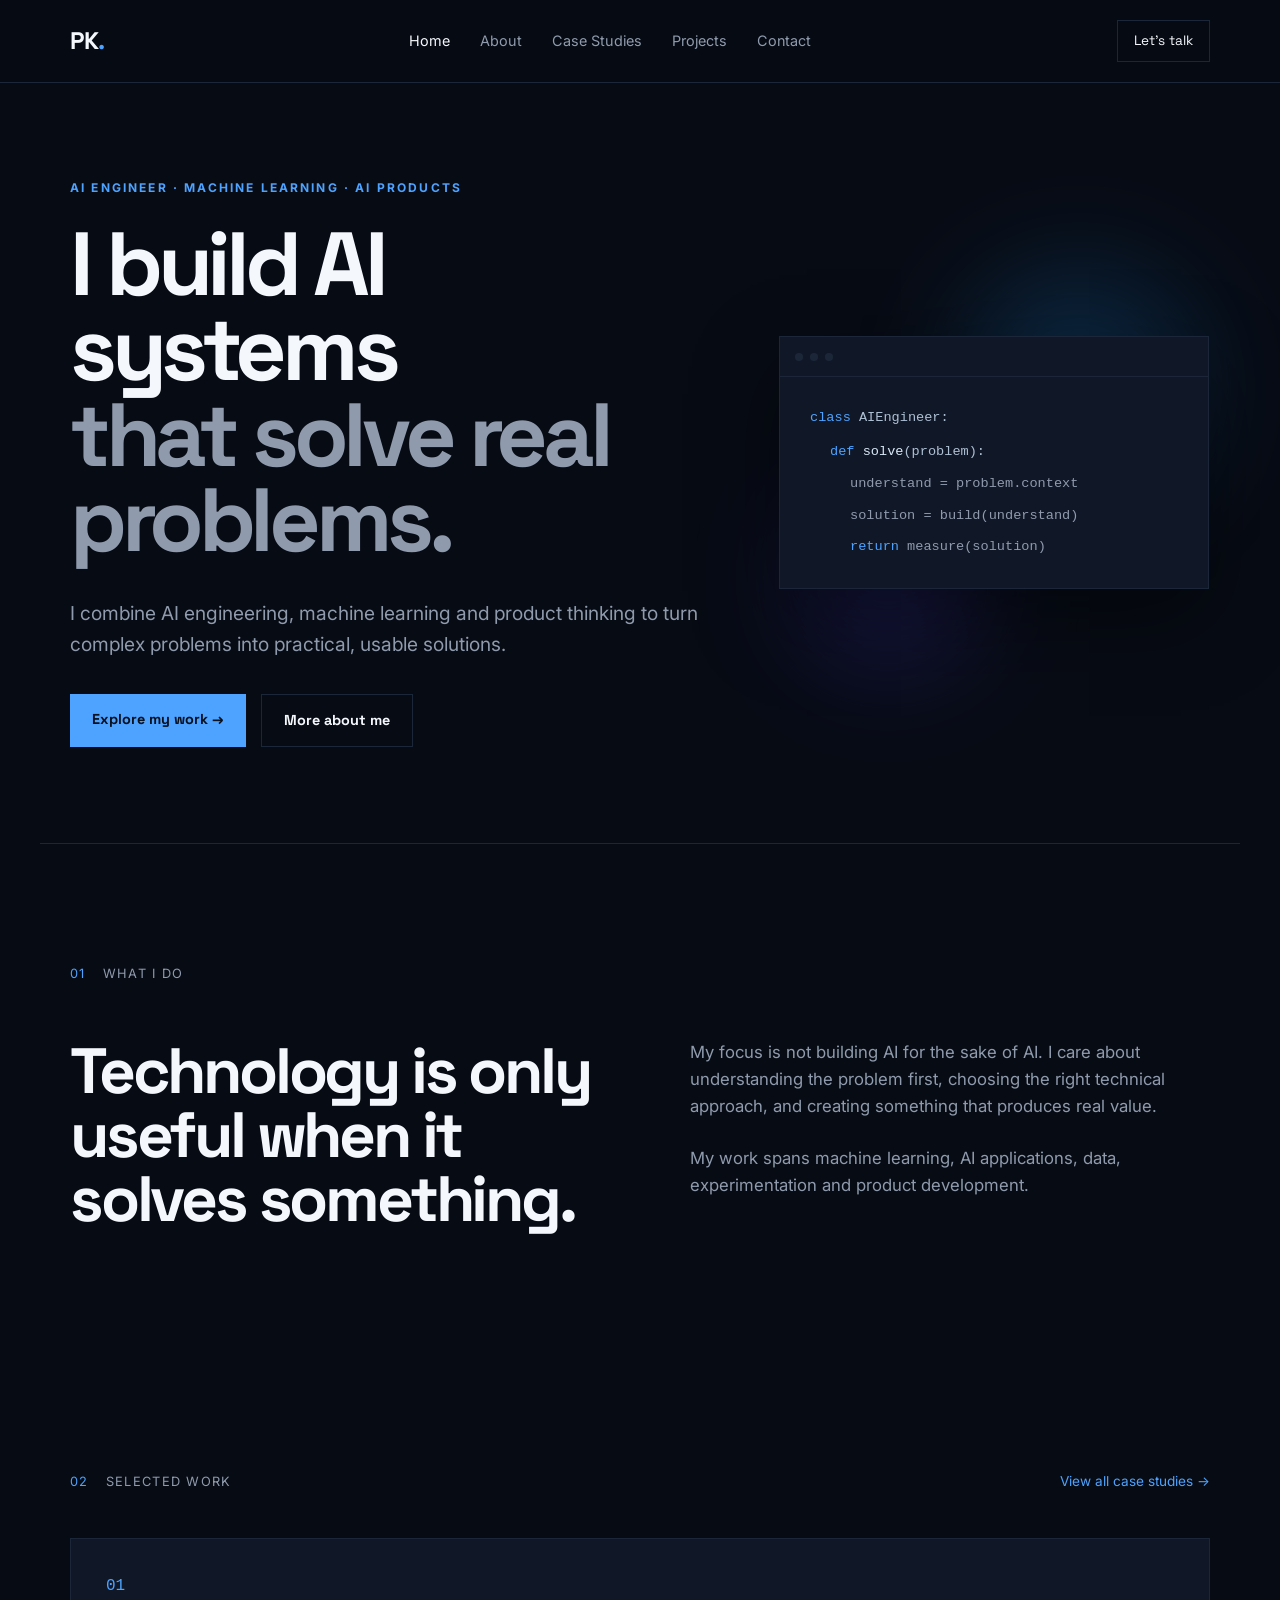
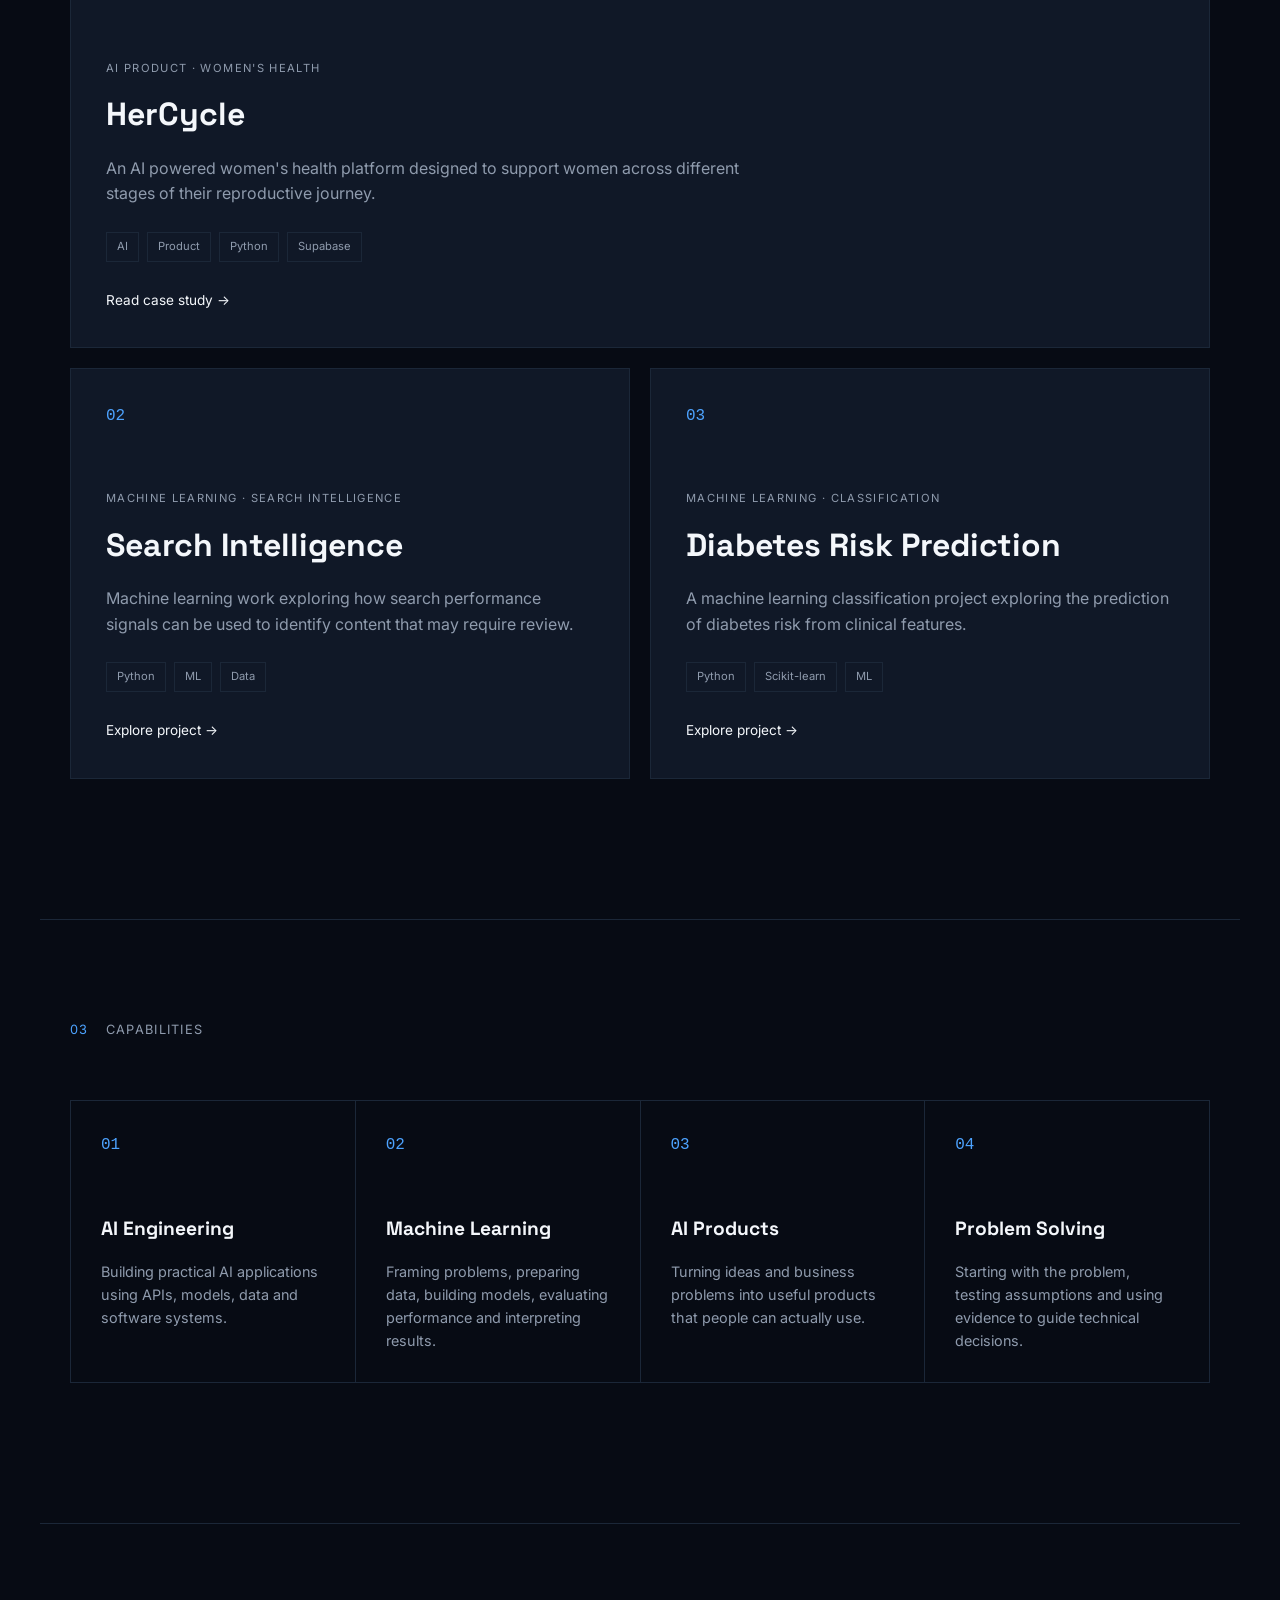
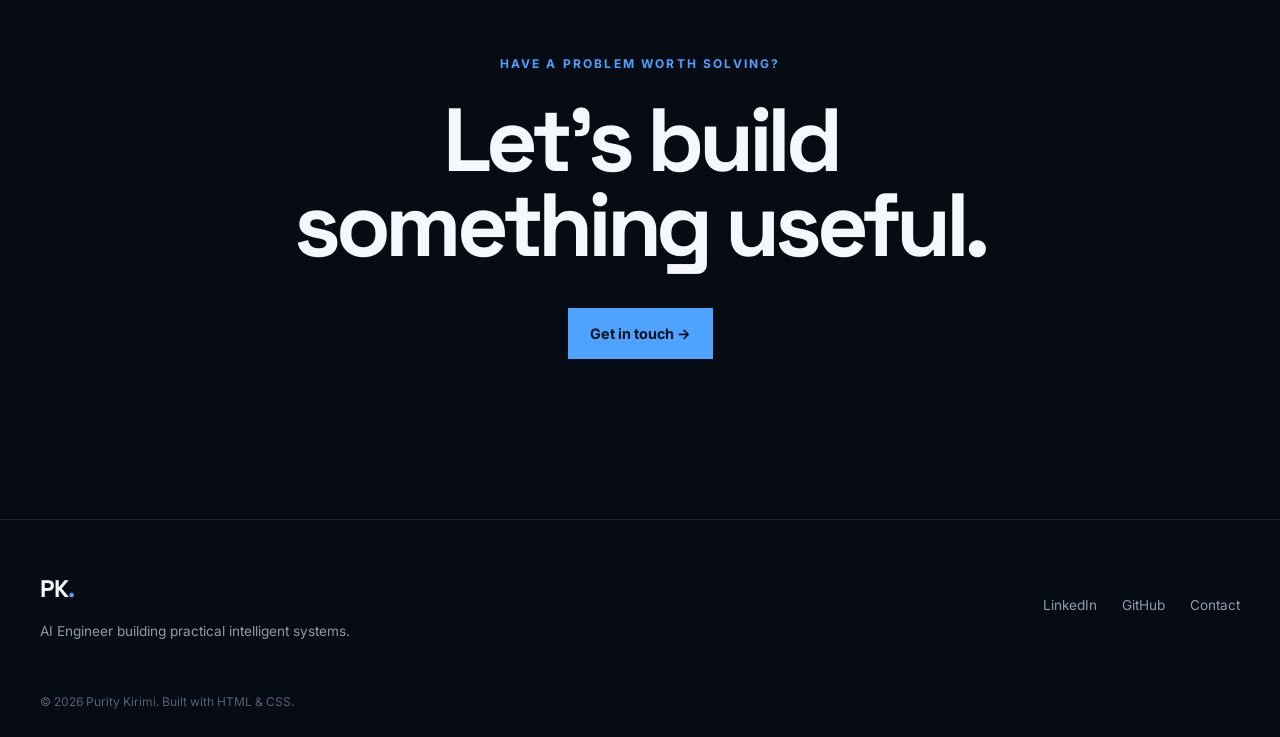
<file: index.html>
<!DOCTYPE html>
<html lang="en">
<head>
    <meta charset="UTF-8">
    <meta name="viewport" content="width=device-width, initial-scale=1.0">

    <title>Purity Kirimi | AI Engineer</title>

    <meta name="description" content="Purity Kirimi — AI Product Engineer building practical AI, machine learning and intelligent products that solve real problems.">
    <meta name="author" content="Purity Kirimi">
    <meta property="og:title" content="Purity Kirimi | AI Product Engineer">
    <meta property="og:description" content="AI Product Engineer building practical AI and intelligent products to solve real problems.">
    <meta property="og:type" content="website">
    <meta property="og:url" content="https://pkirimi.github.io/Purity-Portfolio/">

    <link rel="preconnect" href="https://fonts.googleapis.com">
    <link rel="preconnect" href="https://fonts.gstatic.com" crossorigin>
    <link href="https://fonts.googleapis.com/css2?family=Space+Grotesk:wght@500;600;700&family=Inter:wght@400;500;600&display=swap" rel="stylesheet">
    <link rel="stylesheet" href="style.css">

    <!-- Google Analytics -->
    <script async src="https://www.googletagmanager.com/gtag/js?id=G-0EHYHTBVKL"></script>
    <script>
      window.dataLayer = window.dataLayer || [];
      function gtag(){dataLayer.push(arguments);}
      gtag('js', new Date());
      gtag('config', 'G-0EHYHTBVKL');
    </script>
</head>

<body>

<a href="#main-content" class="skip-link">Skip to main content</a>

<header class="site-header">
    <nav class="navbar">

        <a href="index.html" class="logo">
            PK<span>.</span>
        </a>
        <button class="nav-toggle" aria-label="Toggle menu" aria-expanded="false" aria-controls="nav-links">
            <span></span>
        </button>

        <div class="nav-links" id="nav-links">
            <a href="index.html" class="active">Home</a>
            <a href="about.html">About</a>
            <a href="case-studies.html">Case Studies</a>
            <a href="projects.html">Projects</a>
            <a href="contact.html">Contact</a>
        </div>

        <a href="contact.html" class="nav-cta">
            Let's talk
        </a>

    </nav>
</header>


<main id="main-content">

    <!-- HERO -->

    <section class="hero">

        <div class="hero-content">

            <p class="eyebrow">
                AI ENGINEER · MACHINE LEARNING · AI PRODUCTS
            </p>

            <h1>
                I build AI systems
                <span>that solve real problems.</span>
            </h1>

            <p class="hero-description">
                I combine AI engineering, machine learning and product
                thinking to turn complex problems into practical,
                usable solutions.
            </p>

            <div class="hero-buttons">

                <a href="case-studies.html" class="button primary">
                    Explore my work →
                </a>

                <a href="about.html" class="button secondary">
                    More about me
                </a>

            </div>

        </div>


        <div class="hero-visual">

            <div class="hero-bg-image" style="background-image: url('https://d8j0ntlcm91z4.cloudfront.net/user_3E4Qc42rgJA22dBGSmIKr0z6BT1/hf_20260902_141253_c9a276c1-1107-4b8b-91e2-895a897d0ae5.png');"></div>
            <div class="orb orb-one"></div>
            <div class="orb orb-two"></div>

            <div class="code-card">

                <div class="window-bar">
                    <span></span>
                    <span></span>
                    <span></span>
                </div>

                <div class="code-content">

                    <p><span class="code-keyword">class</span> AIEngineer:</p>

                    <p class="indent">
                        <span class="code-keyword">def</span>
                        <span class="code-function">solve</span>(problem):
                    </p>

                    <p class="indent-two">
                        understand = problem.context
                    </p>

                    <p class="indent-two">
                        solution = build(understand)
                    </p>

                    <p class="indent-two">
                        <span class="code-keyword">return</span> measure(solution)
                    </p>

                </div>

            </div>

        </div>

    </section>


    <!-- TRUST / INTRO -->

    <section class="intro-section">

        <div class="section-label">
            <span>01</span>
            What I do
        </div>

        <div class="intro-grid">

            <h2>
                Technology is only useful
                when it solves something.
            </h2>

            <div>
                <p>
                    My focus is not building AI for the sake of AI.
                    I care about understanding the problem first,
                    choosing the right technical approach, and
                    creating something that produces real value.
                </p>

                <p>
                    My work spans machine learning, AI applications,
                    data, experimentation and product development.
                </p>
            </div>

        </div>

    </section>


    <!-- SELECTED WORK -->

    <section class="work-section">

        <div class="section-heading">

            <div class="section-label">
                <span>02</span>
                Selected work
            </div>

            <a href="case-studies.html">
                View all case studies →
            </a>

        </div>


        <div class="work-grid">

            <article class="work-card featured">

                <div class="work-number">01</div>

                <div class="work-thumb" style="background-image: url('https://d8j0ntlcm91z4.cloudfront.net/user_3E4Qc42rgJA22dBGSmIKr0z6BT1/hf_20260902_141254_83f27439-2e3b-46b4-8778-837a75768482.png');"></div>

                <div class="work-content">

                    <p class="work-type">
                        AI PRODUCT · WOMEN'S HEALTH
                    </p>

                    <h3>HerCycle</h3>

                    <p>
                        An AI powered women's health platform designed
                        to support women across different stages of
                        their reproductive journey.
                    </p>

                    <div class="tags">
                        <span>AI</span>
                        <span>Product</span>
                        <span>Python</span>
                        <span>Supabase</span>
                    </div>

                    <a href="case-studies.html" class="text-link">
                        Read case study →
                    </a>

                </div>

            </article>


            <article class="work-card">

                <div class="work-number">02</div>

                <div class="work-thumb" style="background-image: url('https://d8j0ntlcm91z4.cloudfront.net/user_3E4Qc42rgJA22dBGSmIKr0z6BT1/hf_20260902_141254_2fcabe67-8af0-486a-8585-0c144b6f8ec4.png');"></div>

                <div class="work-content">

                    <p class="work-type">
                        MACHINE LEARNING · SEARCH INTELLIGENCE
                    </p>

                    <h3>Search Intelligence</h3>

                    <p>
                        Machine learning work exploring how search
                        performance signals can be used to identify
                        content that may require review.
                    </p>

                    <div class="tags">
                        <span>Python</span>
                        <span>ML</span>
                        <span>Data</span>
                    </div>

                    <a href="flyrank.html" class="text-link">
                        Explore project →
                    </a>

                </div>

            </article>


            <article class="work-card">

                <div class="work-number">03</div>

                <div class="work-thumb" style="background-image: url('https://d8j0ntlcm91z4.cloudfront.net/user_3E4Qc42rgJA22dBGSmIKr0z6BT1/hf_20260902_141253_b492878e-f806-4ca5-a02b-75c6d16d89ee.png');"></div>

                <div class="work-content">

                    <p class="work-type">
                        MACHINE LEARNING · CLASSIFICATION
                    </p>

                    <h3>Diabetes Risk Prediction</h3>

                    <p>
                        A machine learning classification project
                        exploring the prediction of diabetes risk
                        from clinical features.
                    </p>

                    <div class="tags">
                        <span>Python</span>
                        <span>Scikit-learn</span>
                        <span>ML</span>
                    </div>

                    <a href="diabetes.html" class="text-link">
                        Explore project →
                    </a>

                </div>

            </article>

        </div>

    </section>


    <!-- CAPABILITIES -->

    <section class="capabilities-section">

        <div class="section-label">
            <span>03</span>
            Capabilities
        </div>

        <div class="capabilities-grid">

            <div class="capability">
                <span>01</span>
                <h3>AI Engineering</h3>
                <p>
                    Building practical AI applications using APIs,
                    models, data and software systems.
                </p>
            </div>

            <div class="capability">
                <span>02</span>
                <h3>Machine Learning</h3>
                <p>
                    Framing problems, preparing data, building models,
                    evaluating performance and interpreting results.
                </p>
            </div>

            <div class="capability">
                <span>03</span>
                <h3>AI Products</h3>
                <p>
                    Turning ideas and business problems into useful
                    products that people can actually use.
                </p>
            </div>

            <div class="capability">
                <span>04</span>
                <h3>Problem Solving</h3>
                <p>
                    Starting with the problem, testing assumptions and
                    using evidence to guide technical decisions.
                </p>
            </div>

        </div>

    </section>


    <!-- CTA -->

    <section class="final-cta">

        <p class="eyebrow">
            HAVE A PROBLEM WORTH SOLVING?
        </p>

        <h2>
            Let's build something
            useful.
        </h2>

        <a href="contact.html" class="button primary">
            Get in touch →
        </a>

    </section>

</main>


<footer>

    <div class="footer-content">

        <div>
            <a href="index.html" class="logo">
                PK<span>.</span>
            </a>

            <p>
                AI Engineer building practical intelligent systems.
            </p>
        </div>

        <div class="footer-links">

            <a href="https://www.linkedin.com/in/purity-karwitha-9357a41b6"
               target="_blank">
                LinkedIn
            </a>

            <a href="https://github.com/pkirimi"
               target="_blank">
                GitHub
            </a>

            <a href="contact.html">
                Contact
            </a>

        </div>

    </div>

    <p class="copyright">
        © 2026 Purity Kirimi. Built with HTML & CSS.
    </p>

</footer>

<script src="main.js"></script>
</body>
</html>
</file>
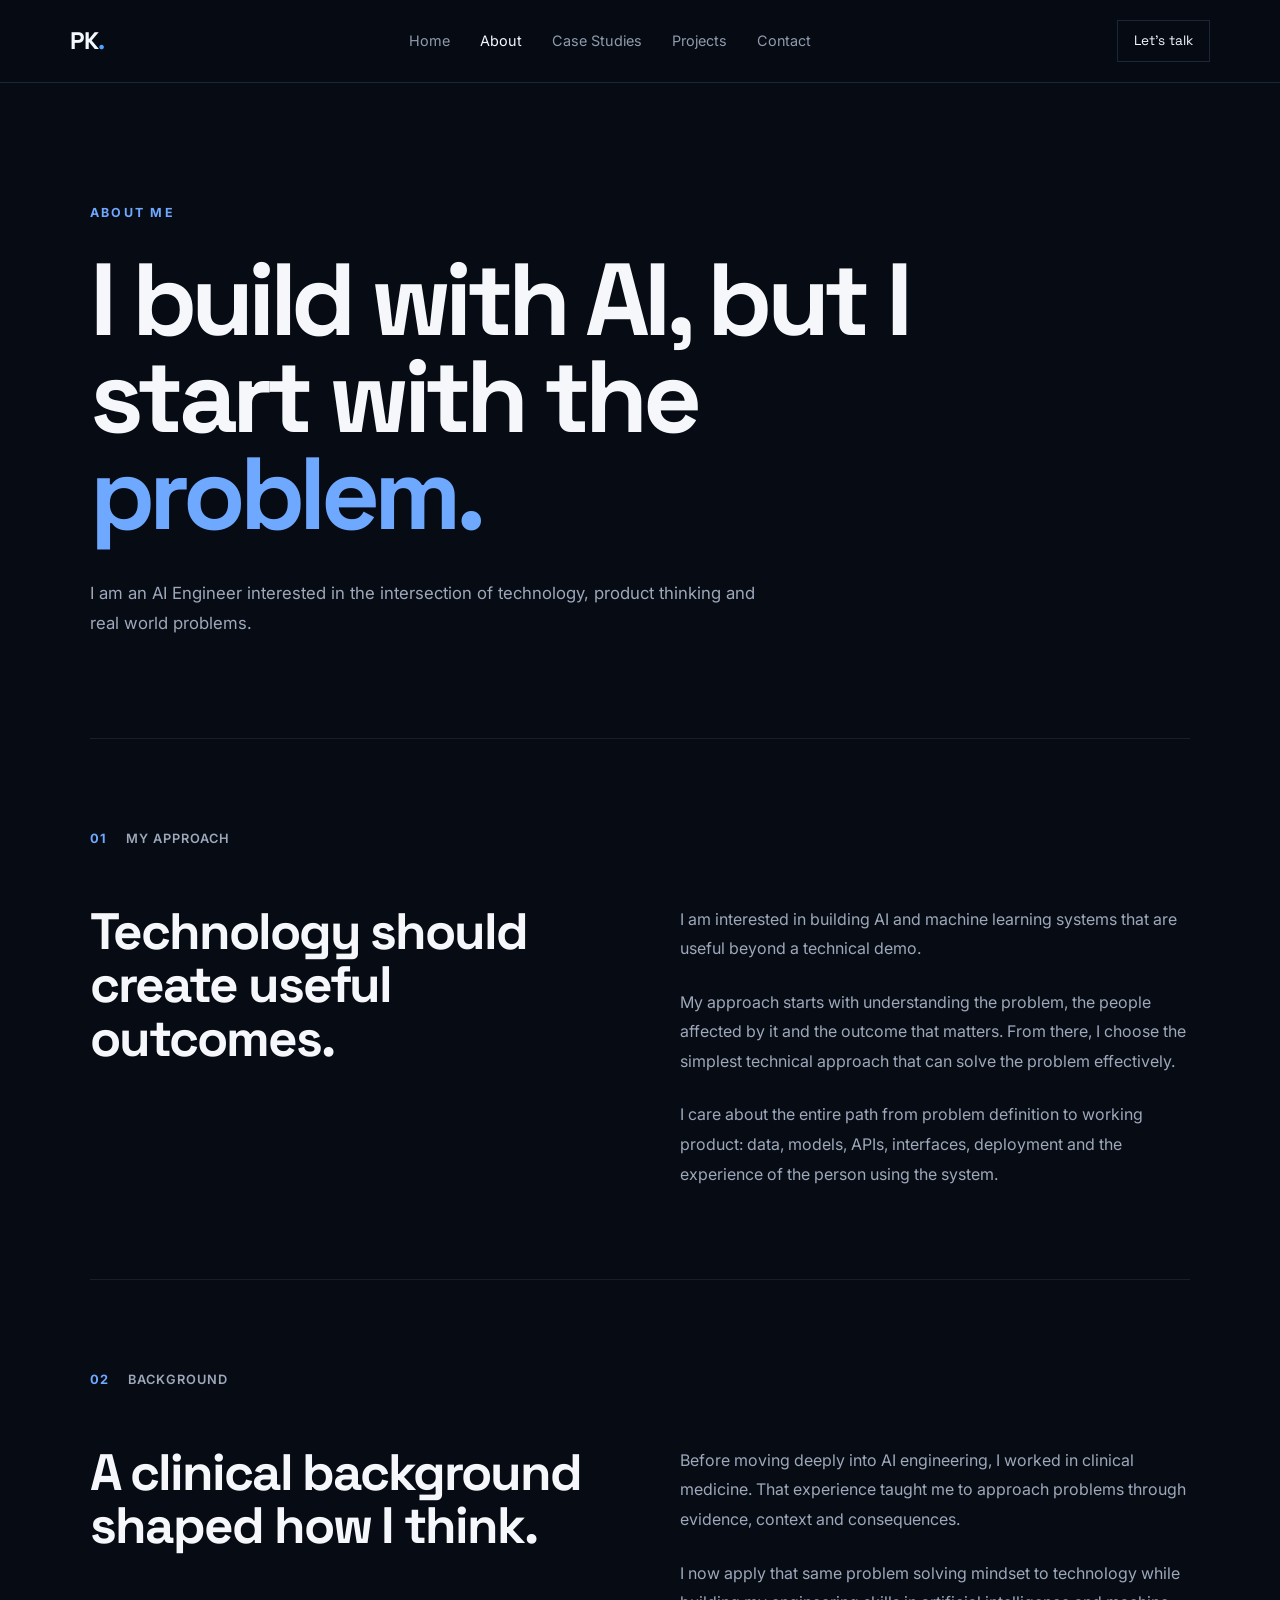
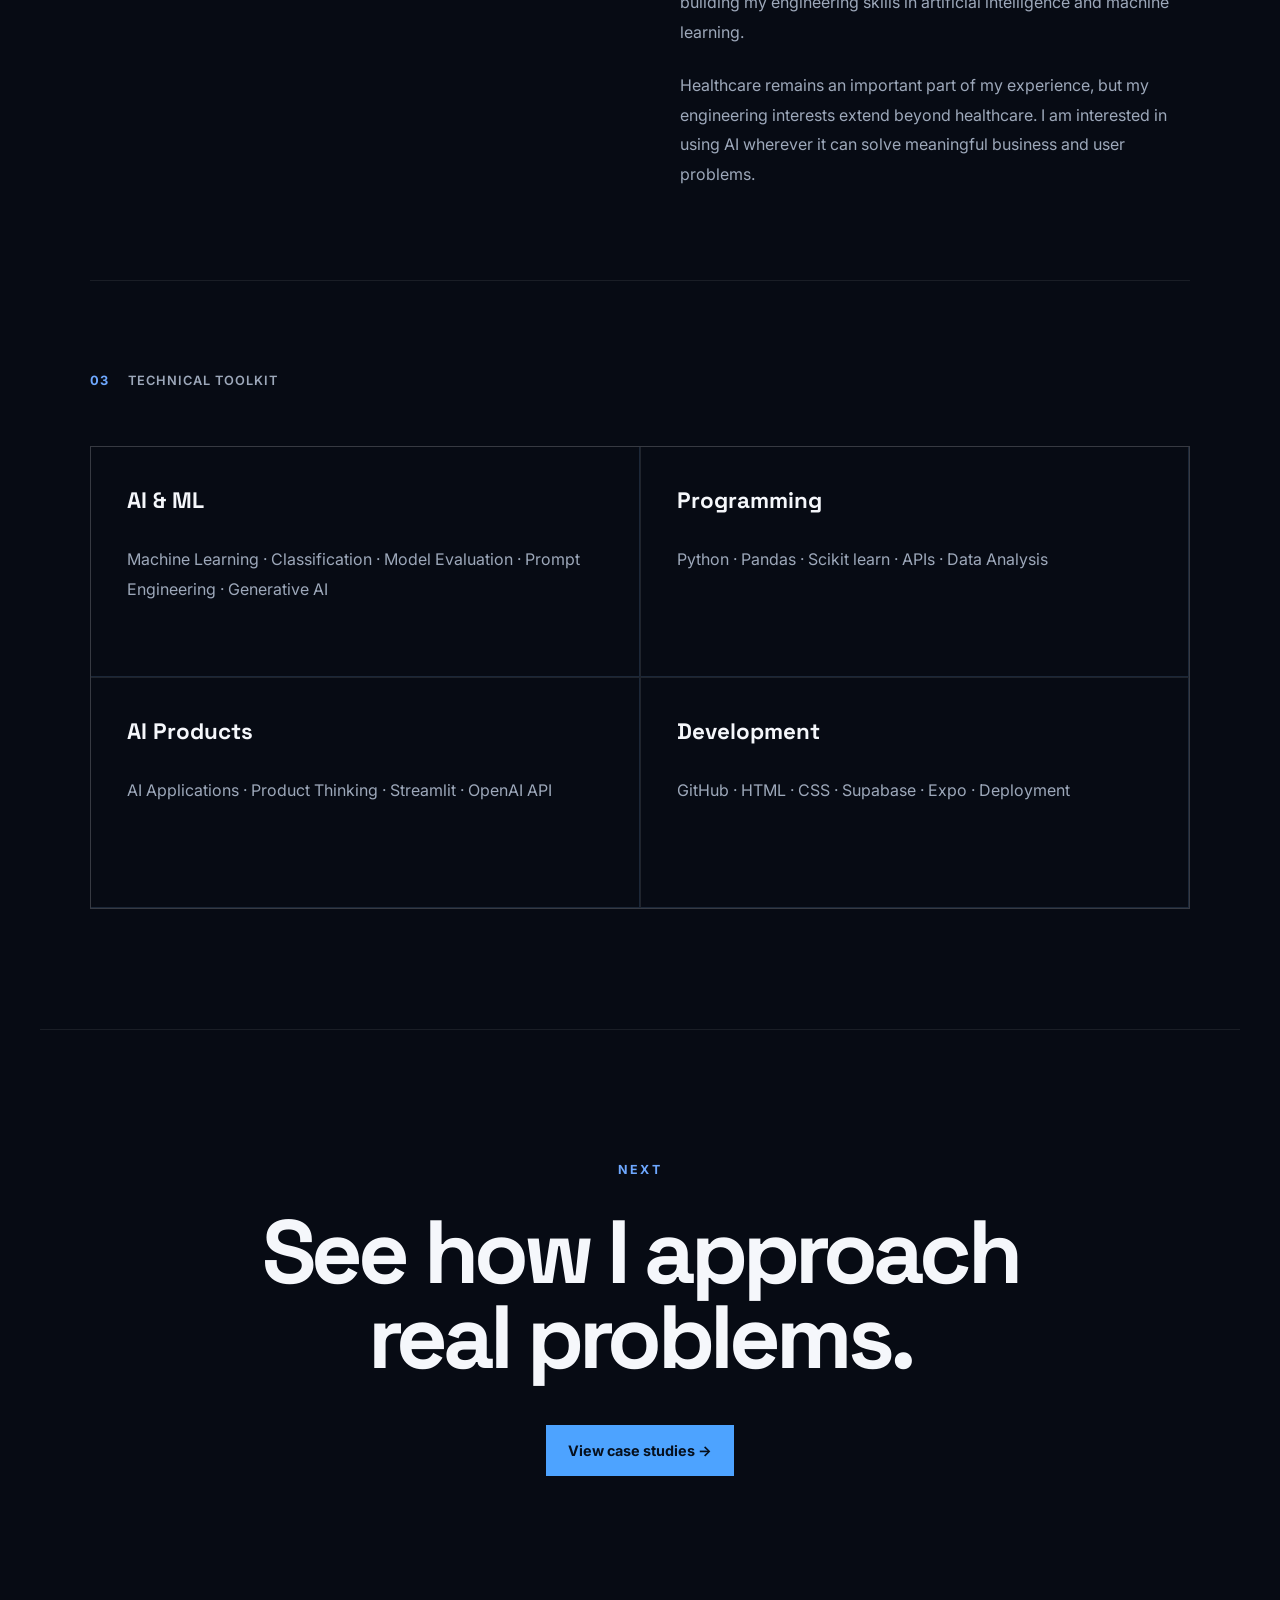
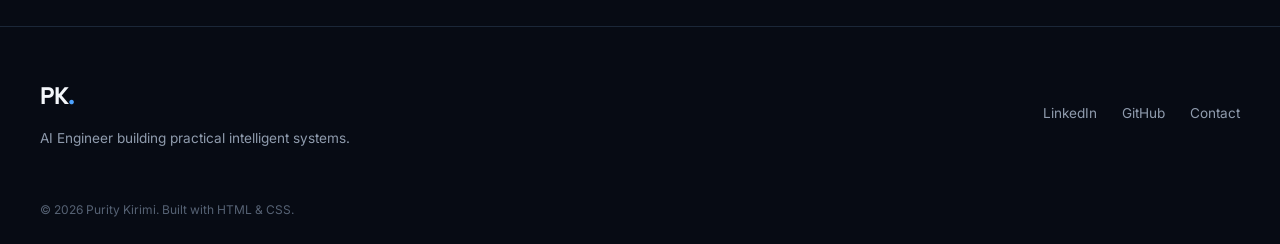
<file: about.html>
<!DOCTYPE html>
<html lang="en">
<head>
    <meta name="description" content="About Purity Kirimi, an AI Product Engineer focused on AI, machine learning and practical intelligent products.">
<meta name="author" content="Purity Kirimi">
<meta property="og:title" content="About Purity Kirimi | AI Product Engineer">
<meta property="og:description" content="Learn about Purity Kirimi's approach to AI engineering, product thinking and problem solving.">
<meta property="og:type" content="website">
    <meta charset="UTF-8">
    <!-- Google Analytics -->
<script async src="https://www.googletagmanager.com/gtag/js?id=G-0EHYHTBVKL"></script>
<script>
  window.dataLayer = window.dataLayer || [];
  function gtag(){dataLayer.push(arguments);}
  gtag('js', new Date());

  gtag('config', 'G-0EHYHTBVKL');
</script>
    <meta name="viewport" content="width=device-width, initial-scale=1.0">
    <title>About | Purity Kirimi</title>
    <link rel="preconnect" href="https://fonts.googleapis.com">
    <link rel="preconnect" href="https://fonts.gstatic.com" crossorigin>
    <link href="https://fonts.googleapis.com/css2?family=Space+Grotesk:wght@500;600;700&family=Inter:wght@400;500;600&display=swap" rel="stylesheet">
    <link rel="stylesheet" href="style.css">
    <link rel="stylesheet" href="about.css">
</head>

<body>

<header class="site-header">
    <nav class="navbar">
        <a href="index.html" class="logo">PK<span>.</span></a>
        <button class="nav-toggle" aria-label="Toggle menu" aria-expanded="false" aria-controls="nav-links">
            <span></span>
        </button>

        <div class="nav-links" id="nav-links">
            <a href="index.html">Home</a>
            <a href="about.html" class="active">About</a>
            <a href="case-studies.html">Case Studies</a>
            <a href="projects.html">Projects</a>
            <a href="contact.html">Contact</a>
        </div>

        <a href="contact.html" class="nav-cta">Let's talk</a>
    </nav>
</header>

<main>

<section class="page-hero">
    <p class="eyebrow">ABOUT ME</p>

    <h1>
        I build with AI,
        but I start with
        the <span>problem.</span>
    </h1>

    <p class="page-intro">
        I am an AI Engineer interested in the intersection of
        technology, product thinking and real world problems.
    </p>
</section>


<section class="content-section">

    <div class="section-label">
        <span>01</span>
        My approach
    </div>

    <div class="two-column">

        <div>
            <h2>
                Technology should create
                useful outcomes.
            </h2>
        </div>

        <div class="prose">
            <p>
                I am interested in building AI and machine learning
                systems that are useful beyond a technical demo.
            </p>

            <p>
                My approach starts with understanding the problem,
                the people affected by it and the outcome that matters.
                From there, I choose the simplest technical approach
                that can solve the problem effectively.
            </p>

            <p>
                I care about the entire path from problem definition
                to working product: data, models, APIs, interfaces,
                deployment and the experience of the person using the
                system.
            </p>
        </div>

    </div>

</section>


<section class="content-section">

    <div class="section-label">
        <span>02</span>
        Background
    </div>

    <div class="two-column">

        <div>
            <h2>
                A clinical background
                shaped how I think.
            </h2>
        </div>

        <div class="prose">
            <p>
                Before moving deeply into AI engineering, I worked
                in clinical medicine. That experience taught me to
                approach problems through evidence, context and
                consequences.
            </p>

            <p>
                I now apply that same problem solving mindset to
                technology while building my engineering skills in
                artificial intelligence and machine learning.
            </p>

            <p>
                Healthcare remains an important part of my experience,
                but my engineering interests extend beyond healthcare.
                I am interested in using AI wherever it can solve
                meaningful business and user problems.
            </p>
        </div>

    </div>

</section>


<section class="skills-section">

    <div class="section-label">
        <span>03</span>
        Technical toolkit
    </div>

    <div class="skills-grid">

        <div class="skill-group">
            <h3>AI & ML</h3>
            <p>
                Machine Learning · Classification ·
                Model Evaluation · Prompt Engineering ·
                Generative AI
            </p>
        </div>

        <div class="skill-group">
            <h3>Programming</h3>
            <p>
                Python · Pandas · Scikit learn ·
                APIs · Data Analysis
            </p>
        </div>

        <div class="skill-group">
            <h3>AI Products</h3>
            <p>
                AI Applications · Product Thinking ·
                Streamlit · OpenAI API
            </p>
        </div>

        <div class="skill-group">
            <h3>Development</h3>
            <p>
                GitHub · HTML · CSS · Supabase ·
                Expo · Deployment
            </p>
        </div>

    </div>

</section>


<section class="final-cta">

    <p class="eyebrow">NEXT</p>

    <h2>
        See how I
        approach real problems.
    </h2>

    <a href="case-studies.html" class="button primary">
        View case studies →
    </a>

</section>

</main>

<footer>

    <div class="footer-content">

        <div>
            <a href="index.html" class="logo">PK<span>.</span></a>
            <p>AI Engineer building practical intelligent systems.</p>
        </div>

        <div class="footer-links">
            <a href="https://www.linkedin.com/in/purity-karwitha-9357a41b6" target="_blank">LinkedIn</a>
            <a href="https://github.com/pkirimi" target="_blank">GitHub</a>
            <a href="contact.html">Contact</a>
        </div>

    </div>

    <p class="copyright">
        © 2026 Purity Kirimi. Built with HTML & CSS.
    </p>

</footer>

<script src="main.js"></script>
</body>
</html>
</file>
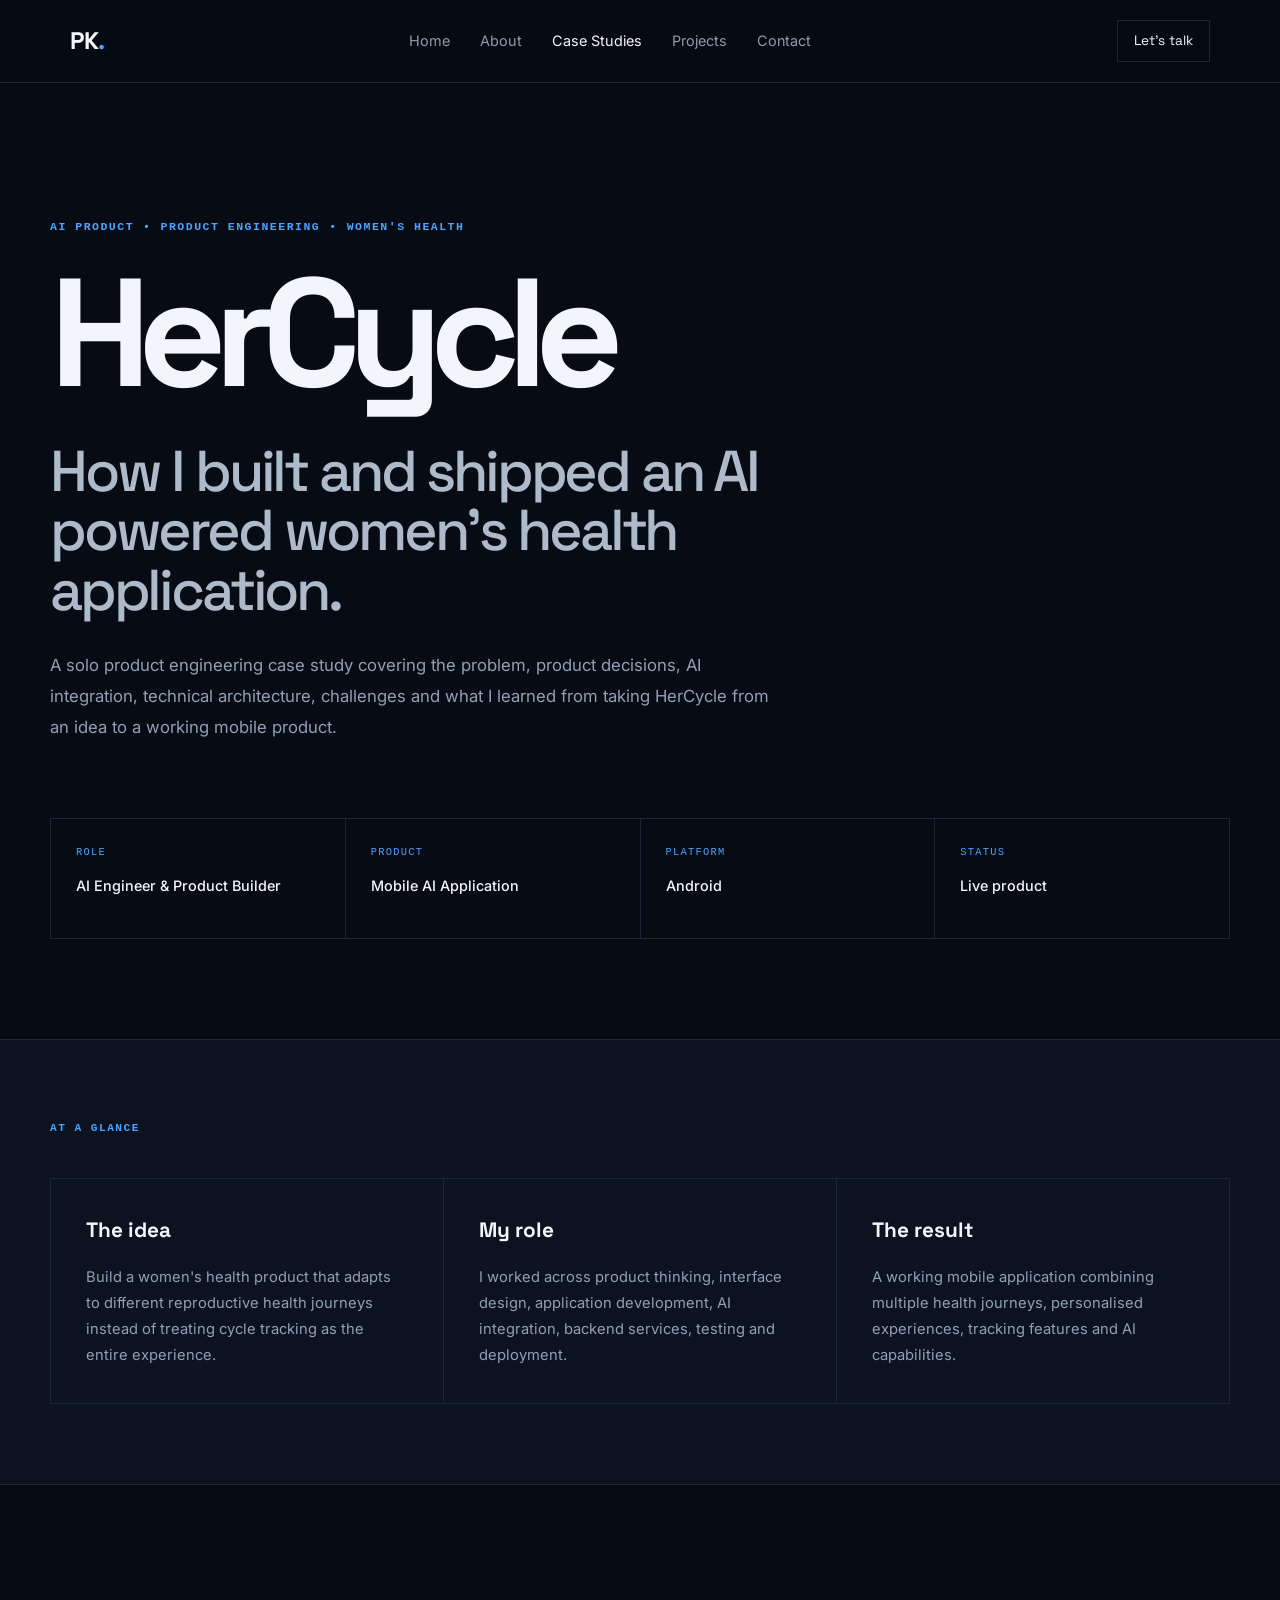
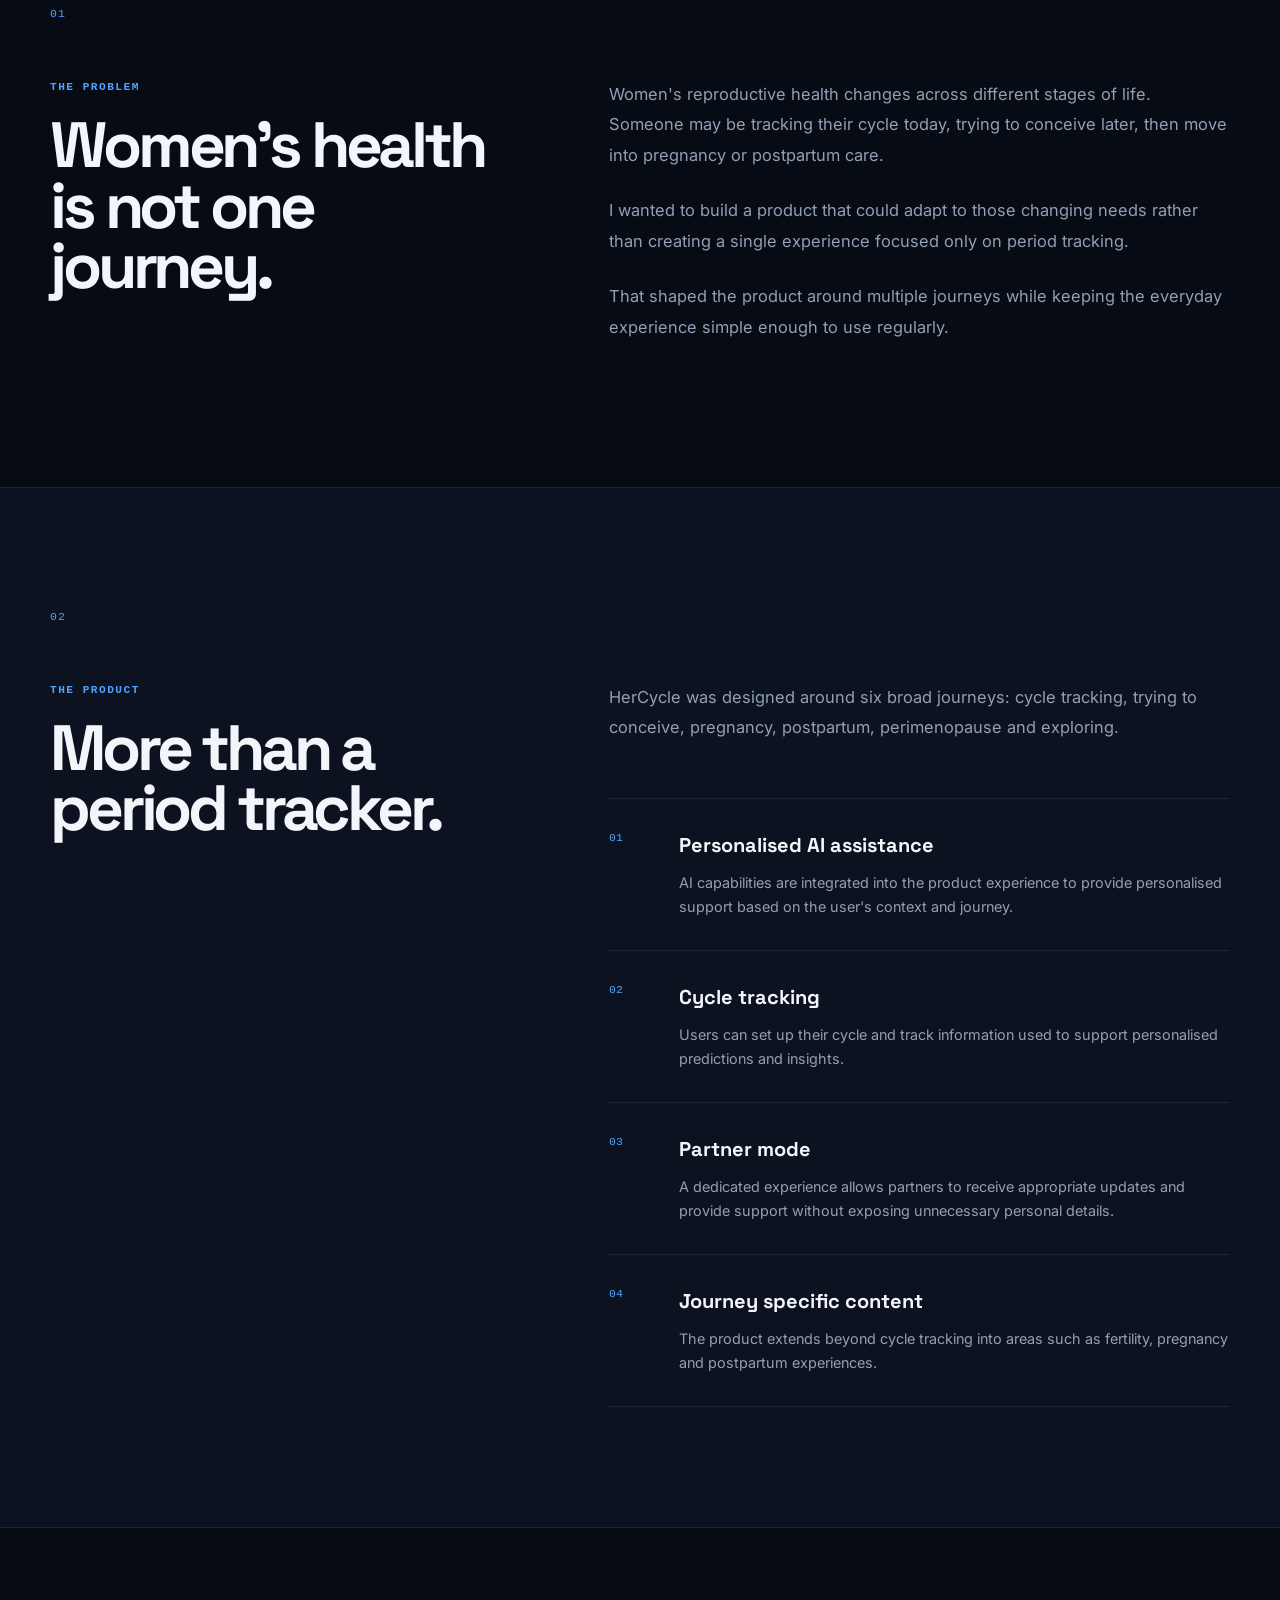
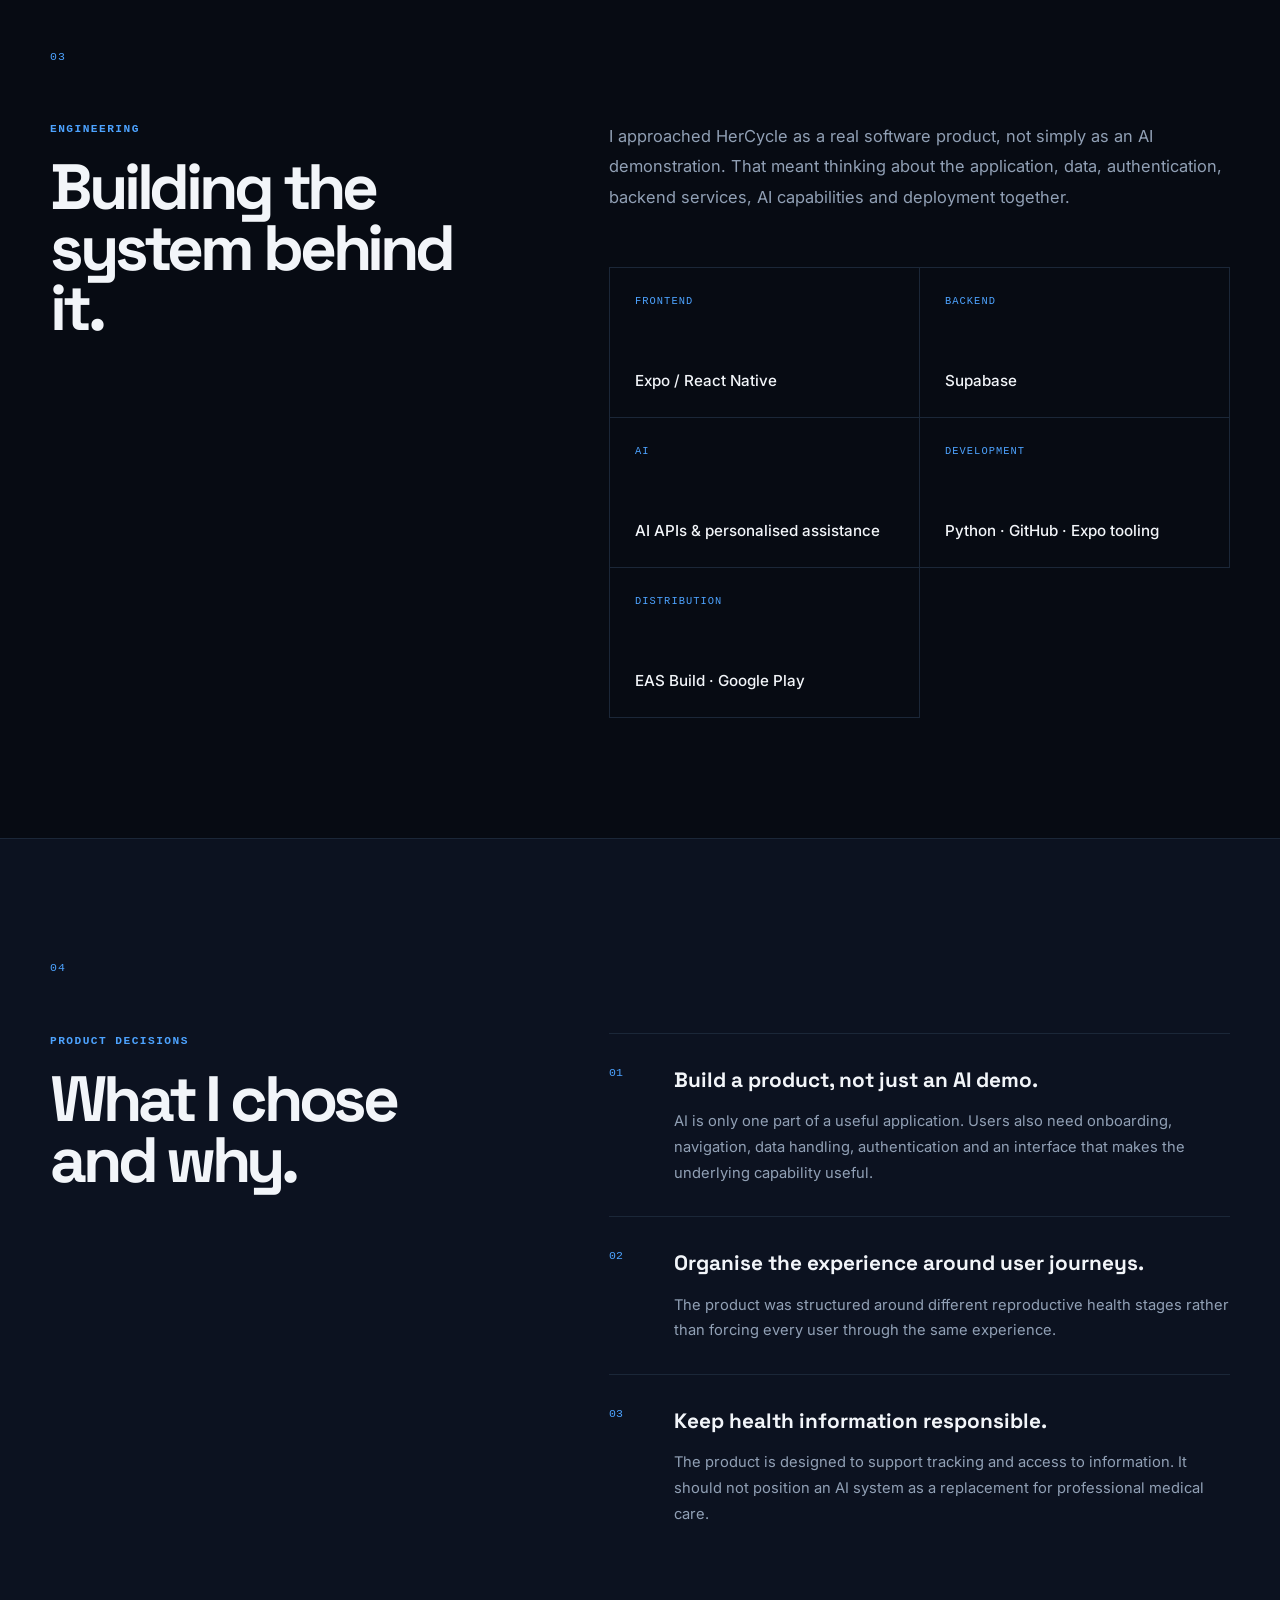
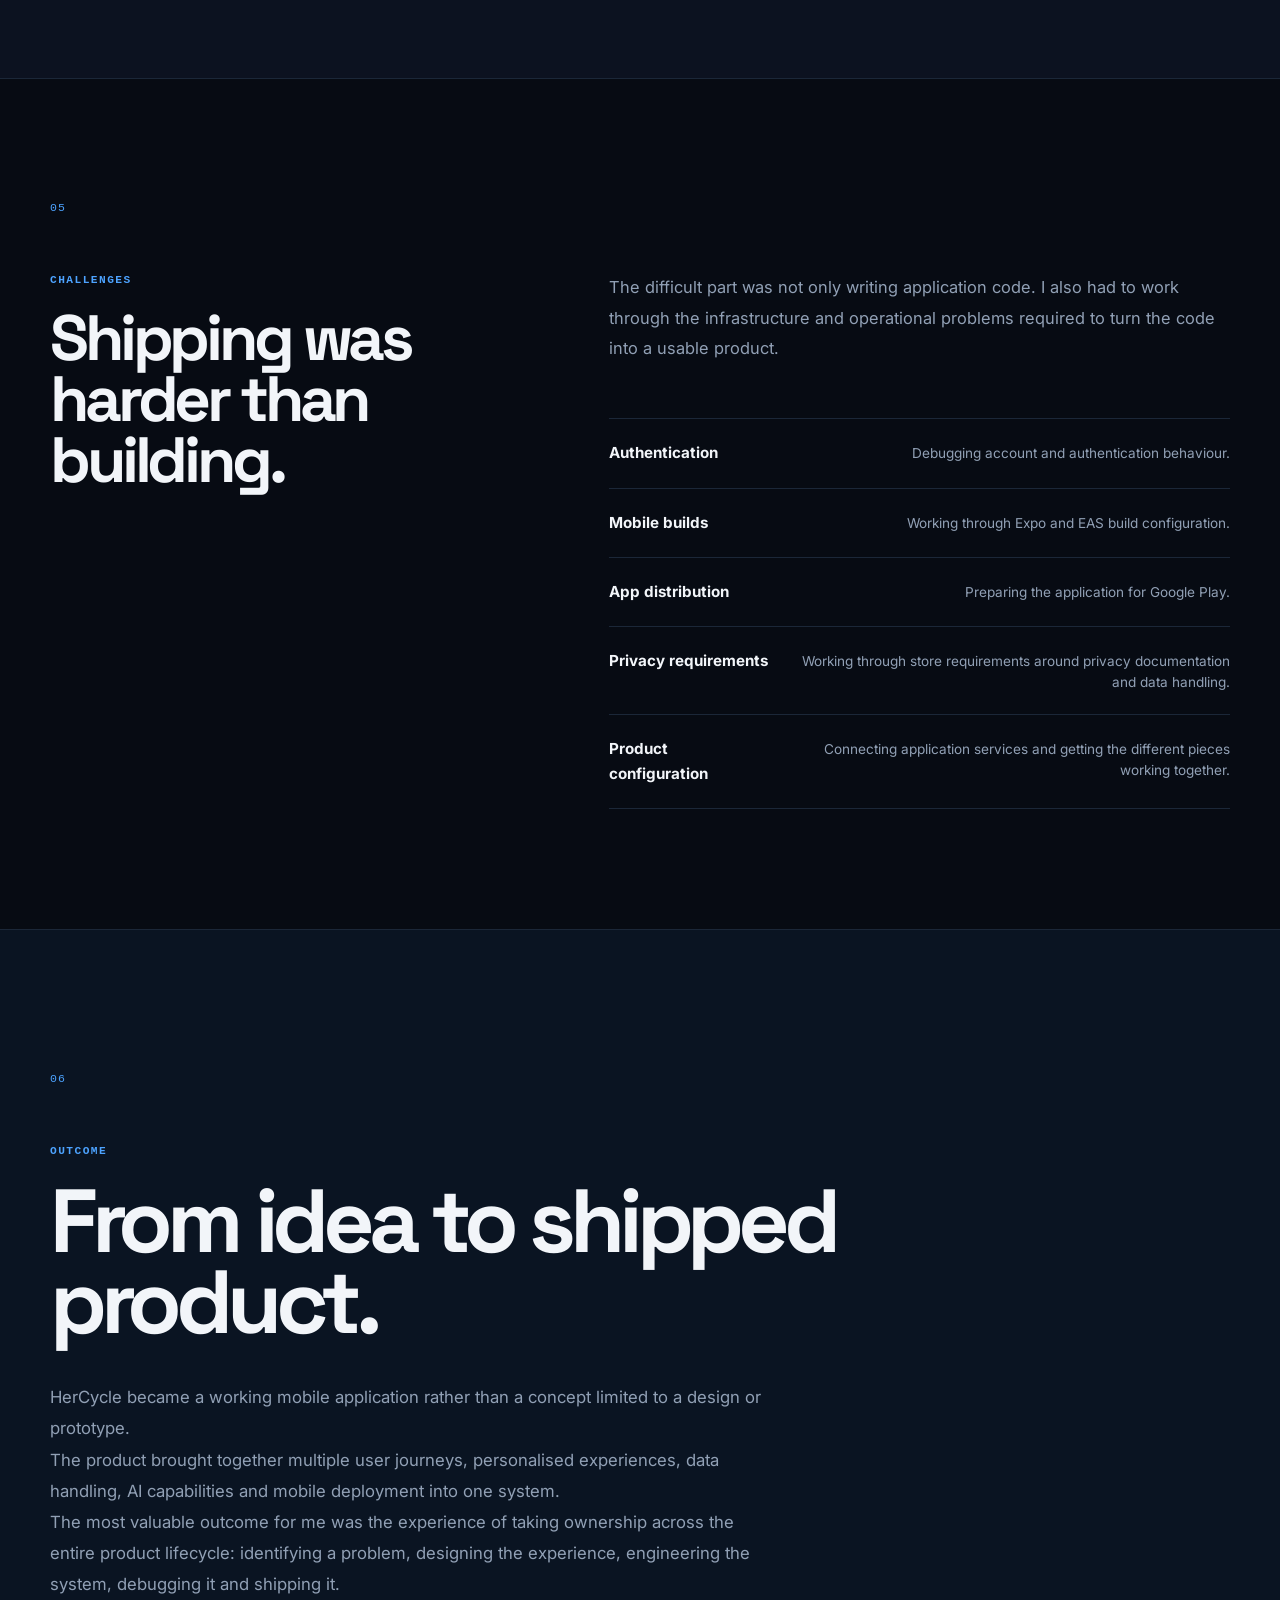
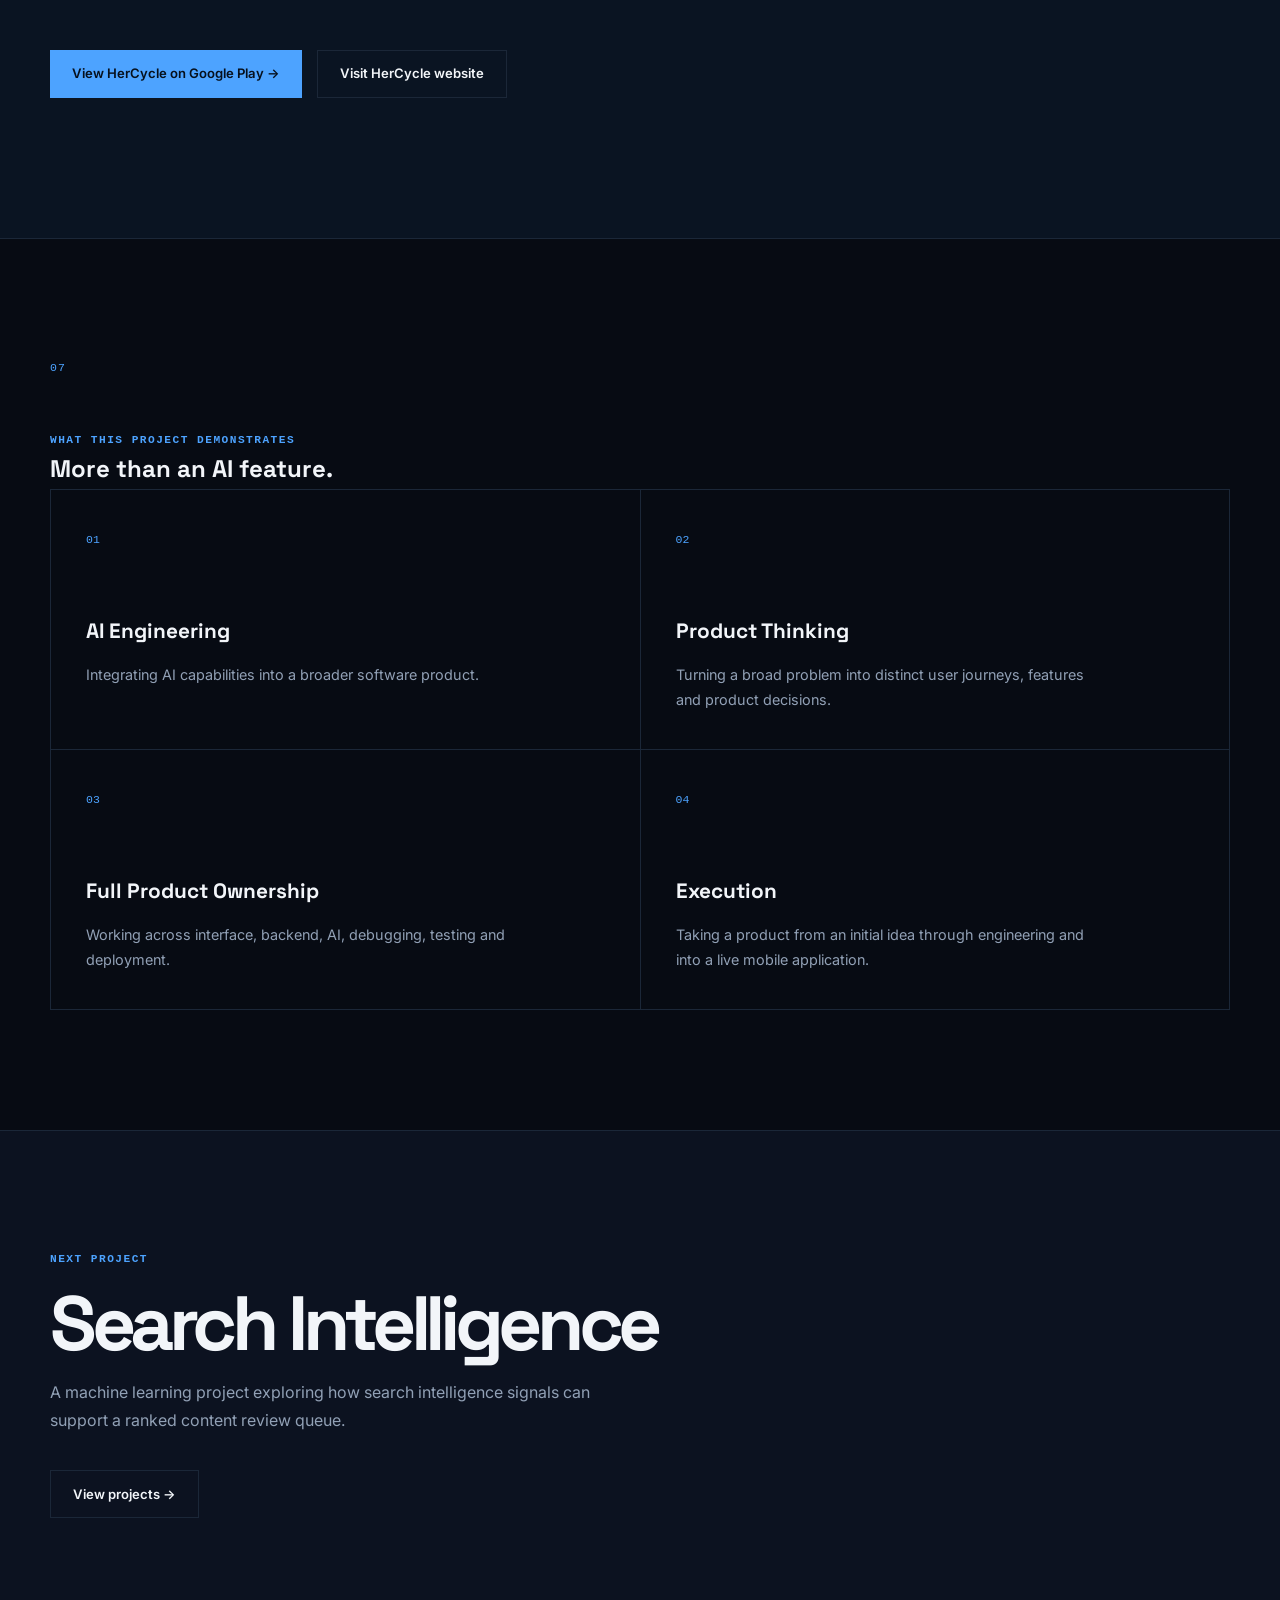
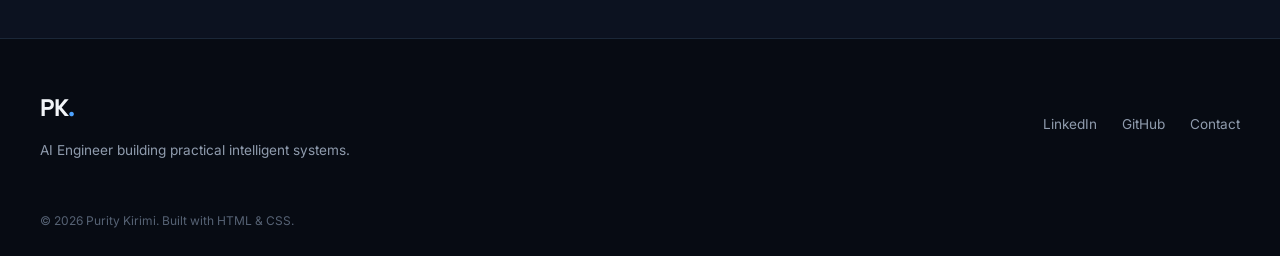
<file: case-studies.html>
<!DOCTYPE html>
<html lang="en">

<head>
    <meta name="description" content="AI and machine learning case studies by Purity Kirimi, showing practical problem solving, model evaluation and AI product development.">
<meta name="author" content="Purity Kirimi">
<meta property="og:title" content="Case Studies | Purity Kirimi">
<meta property="og:description" content="Explore AI engineering and machine learning case studies by Purity Kirimi.">
<meta property="og:type" content="website">
    <meta charset="UTF-8">
    <meta name="viewport" content="width=device-width, initial-scale=1.0">
    <!-- Google Analytics -->
<script async src="https://www.googletagmanager.com/gtag/js?id=G-0EHYHTBVKL"></script>
<script>
  window.dataLayer = window.dataLayer || [];
  function gtag(){dataLayer.push(arguments);}
  gtag('js', new Date());

  gtag('config', 'G-0EHYHTBVKL');
</script>

    <title>HerCycle | Case Study | Purity Kirimi</title>

    <meta
        name="description"
        content="HerCycle case study by Purity Kirimi. An AI powered women's health product built from concept to working mobile application."
    >

    <link rel="preconnect" href="https://fonts.googleapis.com">
    <link rel="preconnect" href="https://fonts.gstatic.com" crossorigin>
    <link href="https://fonts.googleapis.com/css2?family=Space+Grotesk:wght@500;600;700&family=Inter:wght@400;500;600&display=swap" rel="stylesheet">
    <link rel="stylesheet" href="style.css">
    <link rel="stylesheet" href="case-studies.css">
</head>


<body>

<header class="site-header">

    <nav class="navbar">

        <a href="index.html" class="logo">
            PK<span>.</span>
        </a>
        <button class="nav-toggle" aria-label="Toggle menu" aria-expanded="false" aria-controls="nav-links">
            <span></span>
        </button>

        <div class="nav-links" id="nav-links">

            <a href="index.html">Home</a>

            <a href="about.html">About</a>

            <a href="case-studies.html" class="active">
                Case Studies
            </a>

            <a href="projects.html">
                Projects
            </a>

            <a href="contact.html">
                Contact
            </a>

        </div>

        <a href="contact.html" class="nav-cta">
            Let's talk
        </a>

    </nav>

</header>


<main>


<!-- =========================================
     HERO
========================================= -->

<section class="case-hero">

    <div class="container">

        <div class="eyebrow">
            AI PRODUCT
            <span>•</span>
            PRODUCT ENGINEERING
            <span>•</span>
            WOMEN'S HEALTH
        </div>


        <h1>
            HerCycle
        </h1>


        <h2>
            How I built and shipped an
            AI powered women's health application.
        </h2>


        <p class="hero-description">

            A solo product engineering case study covering the problem,
            product decisions, AI integration, technical architecture,
            challenges and what I learned from taking HerCycle from
            an idea to a working mobile product.

        </p>


        <div class="hero-meta">

            <div class="meta-item">

                <span>ROLE</span>

                <strong>
                    AI Engineer & Product Builder
                </strong>

            </div>


            <div class="meta-item">

                <span>PRODUCT</span>

                <strong>
                    Mobile AI Application
                </strong>

            </div>


            <div class="meta-item">

                <span>PLATFORM</span>

                <strong>
                    Android
                </strong>

            </div>


            <div class="meta-item">

                <span>STATUS</span>

                <strong>
                    Live product
                </strong>

            </div>

        </div>

    </div>

</section>



<!-- =========================================
     QUICK SUMMARY
========================================= -->

<section class="summary-section">

    <div class="container">

        <div class="section-label">
            AT A GLANCE
        </div>


        <div class="summary-grid">

            <div>

                <h3>
                    The idea
                </h3>

                <p>
                    Build a women's health product that adapts to
                    different reproductive health journeys instead
                    of treating cycle tracking as the entire experience.
                </p>

            </div>


            <div>

                <h3>
                    My role
                </h3>

                <p>
                    I worked across product thinking, interface design,
                    application development, AI integration, backend
                    services, testing and deployment.
                </p>

            </div>


            <div>

                <h3>
                    The result
                </h3>

                <p>
                    A working mobile application combining multiple
                    health journeys, personalised experiences,
                    tracking features and AI capabilities.
                </p>

            </div>

        </div>

    </div>

</section>



<!-- =========================================
     PROBLEM
========================================= -->

<section class="case-section">

    <div class="container">

        <div class="section-number">
            01
        </div>


        <div class="content-grid">

            <div class="section-title">

                <p class="section-kicker">
                    THE PROBLEM
                </p>

                <h2>
                    Women's health
                    is not one journey.
                </h2>

            </div>


            <div class="content">

                <p>
                    Women's reproductive health changes across different
                    stages of life. Someone may be tracking their cycle
                    today, trying to conceive later, then move into
                    pregnancy or postpartum care.
                </p>


                <p>
                    I wanted to build a product that could adapt to
                    those changing needs rather than creating a single
                    experience focused only on period tracking.
                </p>


                <p>
                    That shaped the product around multiple journeys
                    while keeping the everyday experience simple enough
                    to use regularly.
                </p>

            </div>

        </div>

    </div>

</section>



<!-- =========================================
     PRODUCT
========================================= -->

<section class="case-section dark">

    <div class="container">

        <div class="section-number">
            02
        </div>


        <div class="content-grid">

            <div class="section-title">

                <p class="section-kicker">
                    THE PRODUCT
                </p>

                <h2>
                    More than
                    a period tracker.
                </h2>

            </div>


            <div class="content">

                <p>
                    HerCycle was designed around six broad journeys:
                    cycle tracking, trying to conceive, pregnancy,
                    postpartum, perimenopause and exploring.
                </p>


                <div class="feature-list">


                    <div class="feature">

                        <span class="feature-number">
                            01
                        </span>

                        <div>

                            <h3>
                                Personalised AI assistance
                            </h3>

                            <p>
                                AI capabilities are integrated into
                                the product experience to provide
                                personalised support based on the
                                user's context and journey.
                            </p>

                        </div>

                    </div>


                    <div class="feature">

                        <span class="feature-number">
                            02
                        </span>

                        <div>

                            <h3>
                                Cycle tracking
                            </h3>

                            <p>
                                Users can set up their cycle and
                                track information used to support
                                personalised predictions and insights.
                            </p>

                        </div>

                    </div>


                    <div class="feature">

                        <span class="feature-number">
                            03
                        </span>

                        <div>

                            <h3>
                                Partner mode
                            </h3>

                            <p>
                                A dedicated experience allows partners
                                to receive appropriate updates and
                                provide support without exposing
                                unnecessary personal details.
                            </p>

                        </div>

                    </div>


                    <div class="feature">

                        <span class="feature-number">
                            04
                        </span>

                        <div>

                            <h3>
                                Journey specific content
                            </h3>

                            <p>
                                The product extends beyond cycle tracking
                                into areas such as fertility, pregnancy
                                and postpartum experiences.
                            </p>

                        </div>

                    </div>

                </div>

            </div>

        </div>

    </div>

</section>



<!-- =========================================
     ENGINEERING
========================================= -->

<section class="case-section">

    <div class="container">

        <div class="section-number">
            03
        </div>


        <div class="content-grid">

            <div class="section-title">

                <p class="section-kicker">
                    ENGINEERING
                </p>

                <h2>
                    Building the
                    system behind it.
                </h2>

            </div>


            <div class="content">

                <p>
                    I approached HerCycle as a real software product,
                    not simply as an AI demonstration. That meant
                    thinking about the application, data, authentication,
                    backend services, AI capabilities and deployment
                    together.
                </p>


                <div class="architecture-grid">


                    <div class="architecture-card">

                        <span>
                            FRONTEND
                        </span>

                        <strong>
                            Expo / React Native
                        </strong>

                    </div>


                    <div class="architecture-card">

                        <span>
                            BACKEND
                        </span>

                        <strong>
                            Supabase
                        </strong>

                    </div>


                    <div class="architecture-card">

                        <span>
                            AI
                        </span>

                        <strong>
                            AI APIs & personalised assistance
                        </strong>

                    </div>


                    <div class="architecture-card">

                        <span>
                            DEVELOPMENT
                        </span>

                        <strong>
                            Python · GitHub · Expo tooling
                        </strong>

                    </div>


                    <div class="architecture-card">

                        <span>
                            DISTRIBUTION
                        </span>

                        <strong>
                            EAS Build · Google Play
                        </strong>

                    </div>

                </div>

            </div>

        </div>

    </div>

</section>



<!-- =========================================
     DECISIONS
========================================= -->

<section class="case-section dark">

    <div class="container">

        <div class="section-number">
            04
        </div>


        <div class="content-grid">

            <div class="section-title">

                <p class="section-kicker">
                    PRODUCT DECISIONS
                </p>

                <h2>
                    What I chose
                    and why.
                </h2>

            </div>


            <div class="content">


                <div class="decision">

                    <span>
                        01
                    </span>

                    <div>

                        <h3>
                            Build a product, not just an AI demo.
                        </h3>

                        <p>
                            AI is only one part of a useful application.
                            Users also need onboarding, navigation,
                            data handling, authentication and an interface
                            that makes the underlying capability useful.
                        </p>

                    </div>

                </div>


                <div class="decision">

                    <span>
                        02
                    </span>

                    <div>

                        <h3>
                            Organise the experience around user journeys.
                        </h3>

                        <p>
                            The product was structured around different
                            reproductive health stages rather than
                            forcing every user through the same experience.
                        </p>

                    </div>

                </div>


                <div class="decision">

                    <span>
                        03
                    </span>

                    <div>

                        <h3>
                            Keep health information responsible.
                        </h3>

                        <p>
                            The product is designed to support tracking
                            and access to information. It should not
                            position an AI system as a replacement for
                            professional medical care.
                        </p>

                    </div>

                </div>


            </div>

        </div>

    </div>

</section>



<!-- =========================================
     CHALLENGES
========================================= -->

<section class="case-section">

    <div class="container">

        <div class="section-number">
            05
        </div>


        <div class="content-grid">

            <div class="section-title">

                <p class="section-kicker">
                    CHALLENGES
                </p>

                <h2>
                    Shipping was
                    harder than building.
                </h2>

            </div>


            <div class="content">

                <p>
                    The difficult part was not only writing application
                    code. I also had to work through the infrastructure
                    and operational problems required to turn the code
                    into a usable product.
                </p>


                <div class="challenge-list">


                    <div>
                        <strong>
                            Authentication
                        </strong>

                        <span>
                            Debugging account and authentication behaviour.
                        </span>
                    </div>


                    <div>
                        <strong>
                            Mobile builds
                        </strong>

                        <span>
                            Working through Expo and EAS build configuration.
                        </span>
                    </div>


                    <div>
                        <strong>
                            App distribution
                        </strong>

                        <span>
                            Preparing the application for Google Play.
                        </span>
                    </div>


                    <div>
                        <strong>
                            Privacy requirements
                        </strong>

                        <span>
                            Working through store requirements around
                            privacy documentation and data handling.
                        </span>
                    </div>


                    <div>
                        <strong>
                            Product configuration
                        </strong>

                        <span>
                            Connecting application services and getting
                            the different pieces working together.
                        </span>
                    </div>


                </div>

            </div>

        </div>

    </div>

</section>



<!-- =========================================
     OUTCOME
========================================= -->

<section class="outcome-section">

    <div class="container">

        <div class="section-number">
            06
        </div>


        <div class="outcome-content">

            <p class="section-kicker">
                OUTCOME
            </p>


            <h2>
                From idea
                to shipped product.
            </h2>


            <p>
                HerCycle became a working mobile application rather
                than a concept limited to a design or prototype.
            </p>


            <p>
                The product brought together multiple user journeys,
                personalised experiences, data handling, AI capabilities
                and mobile deployment into one system.
            </p>


            <p>
                The most valuable outcome for me was the experience of
                taking ownership across the entire product lifecycle:
                identifying a problem, designing the experience,
                engineering the system, debugging it and shipping it.
            </p>


            <div class="outcome-links">

                <a
                    href="https://play.google.com/store/apps/details?id=com.puritylabs.hercycle"
                    target="_blank"
                    rel="noopener"
                    class="primary-button"
                >
                    View HerCycle on Google Play →
                </a>


                <a
                    href="https://hercycleapp.org"
                    target="_blank"
                    rel="noopener"
                    class="secondary-button"
                >
                    Visit HerCycle website
                </a>

            </div>

        </div>

    </div>

</section>



<!-- =========================================
     WHAT IT DEMONSTRATES
========================================= -->

<section class="proof-section">

    <div class="container">

        <div class="section-number">
            07
        </div>


        <p class="section-kicker">
            WHAT THIS PROJECT DEMONSTRATES
        </p>


        <h2>
            More than an
            AI feature.
        </h2>


        <div class="proof-grid">


            <div>

                <span>
                    01
                </span>

                <h3>
                    AI Engineering
                </h3>

                <p>
                    Integrating AI capabilities into a broader
                    software product.
                </p>

            </div>


            <div>

                <span>
                    02
                </span>

                <h3>
                    Product Thinking
                </h3>

                <p>
                    Turning a broad problem into distinct user journeys,
                    features and product decisions.
                </p>

            </div>


            <div>

                <span>
                    03
                </span>

                <h3>
                    Full Product Ownership
                </h3>

                <p>
                    Working across interface, backend, AI, debugging,
                    testing and deployment.
                </p>

            </div>


            <div>

                <span>
                    04
                </span>

                <h3>
                    Execution
                </h3>

                <p>
                    Taking a product from an initial idea through
                    engineering and into a live mobile application.
                </p>

            </div>

        </div>

    </div>

</section>



<!-- =========================================
     NEXT
========================================= -->

<section class="next-section">

    <div class="container">

        <p class="section-kicker">
            NEXT PROJECT
        </p>


        <h2>
            Search Intelligence
        </h2>


        <p>
            A machine learning project exploring how search intelligence
            signals can support a ranked content review queue.
        </p>


        <a
            href="projects.html"
            class="secondary-button"
        >
            View projects →
        </a>

    </div>

</section>


</main>



<footer>

    <div class="footer-content">

        <div>

            <a href="index.html" class="logo">
                PK<span>.</span>
            </a>

            <p>
                AI Engineer building practical intelligent systems.
            </p>

        </div>


        <div class="footer-links">

            <a
                href="https://www.linkedin.com/in/purity-karwitha-9357a41b6"
                target="_blank"
                rel="noopener"
            >
                LinkedIn
            </a>

            <a
                href="https://github.com/pkirimi"
                target="_blank"
                rel="noopener"
            >
                GitHub
            </a>

            <a href="contact.html">
                Contact
            </a>

        </div>

    </div>


    <p class="copyright">
        © 2026 Purity Kirimi. Built with HTML & CSS.
    </p>

</footer>


<script src="main.js"></script>
</body>
</html>
</file>
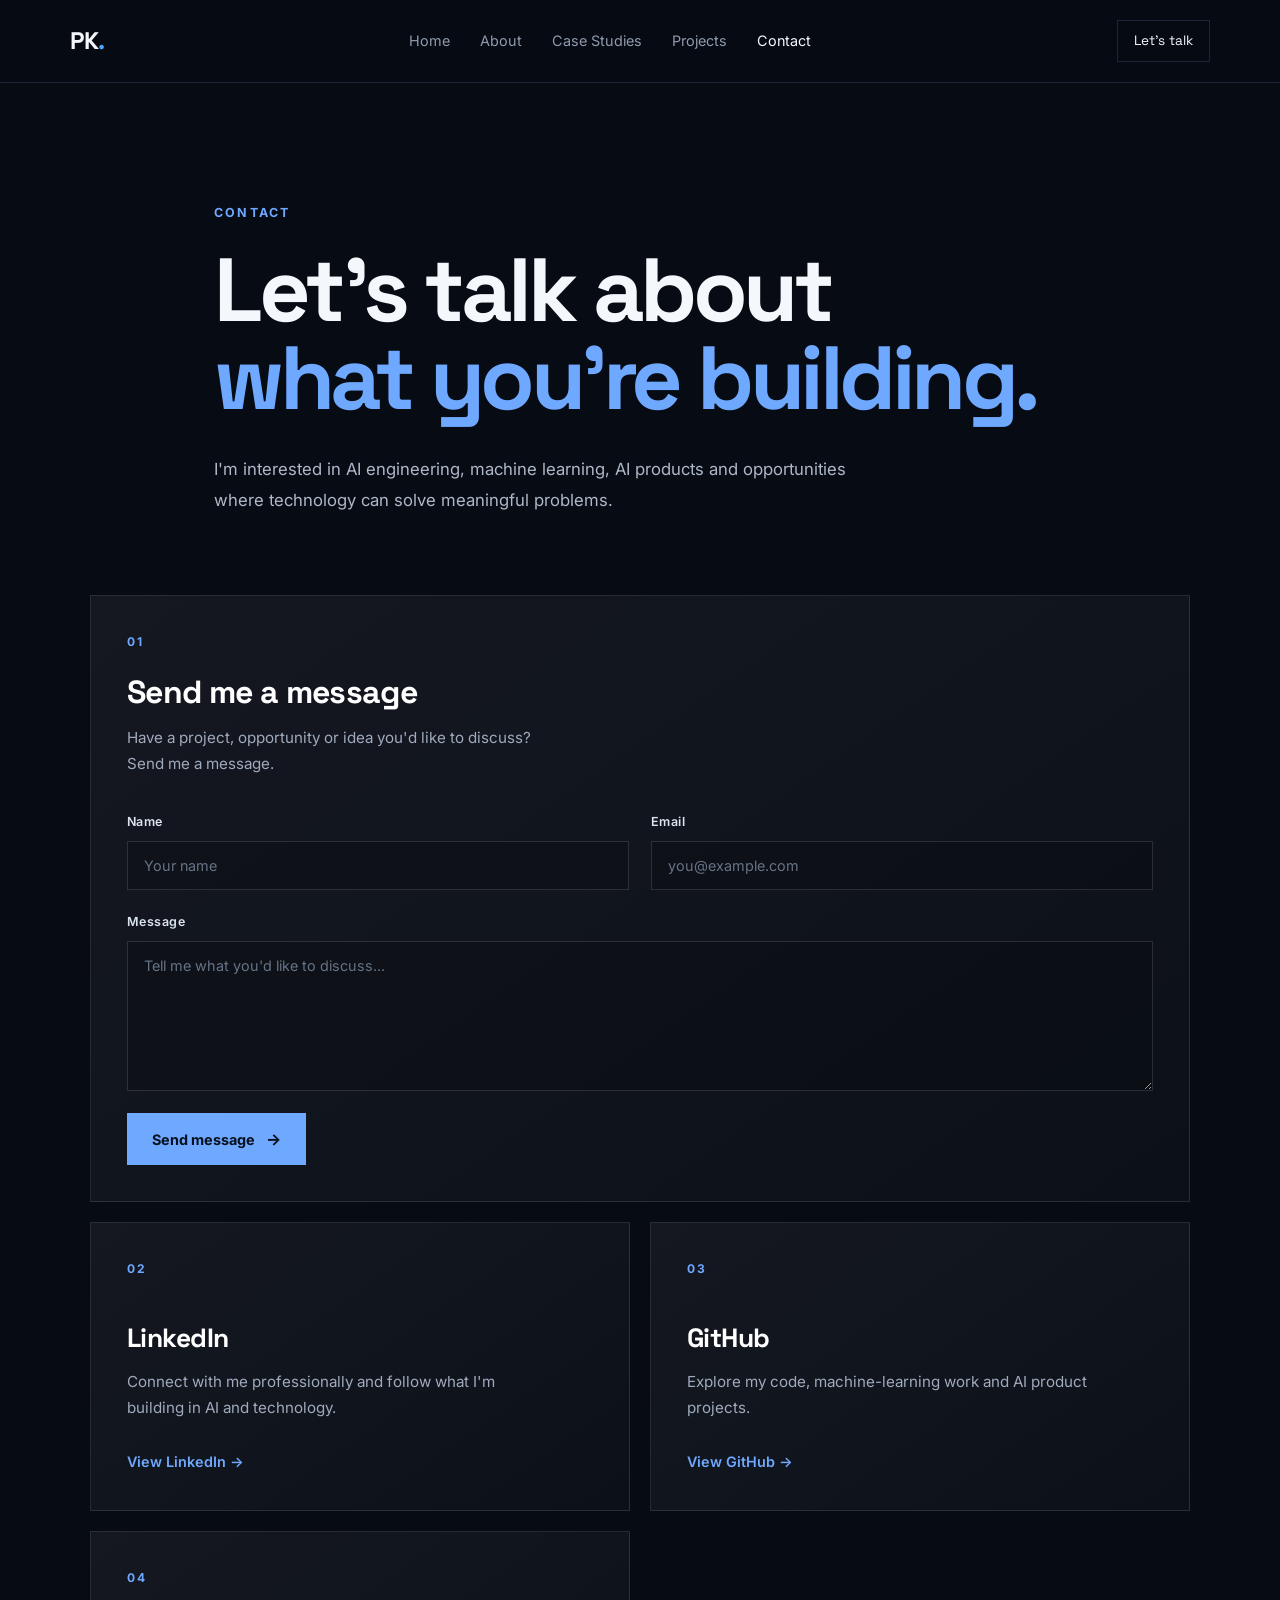
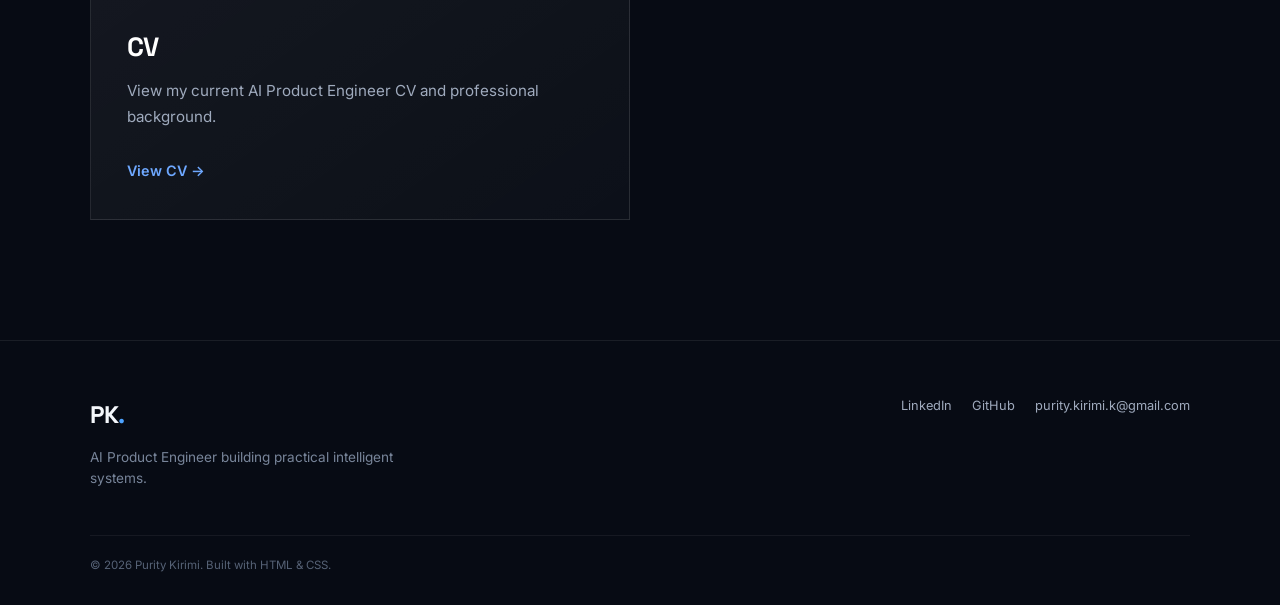
<file: contact.html>
<!DOCTYPE html>
<html lang="en">
<head>
    <meta name="description" content="Contact Purity Kirimi, an AI Product Engineer interested in AI engineering, machine learning and intelligent products.">
<meta name="author" content="Purity Kirimi">
<meta property="og:title" content="Contact | Purity Kirimi">
<meta property="og:description" content="Get in touch with Purity Kirimi about AI engineering, machine learning and AI product opportunities.">
<meta property="og:type" content="website">
    <meta charset="UTF-8">
    <meta name="viewport" content="width=device-width, initial-scale=1.0">
    <!-- Google Analytics -->
<script async src="https://www.googletagmanager.com/gtag/js?id=G-0EHYHTBVKL"></script>
<script>
  window.dataLayer = window.dataLayer || [];
  function gtag(){dataLayer.push(arguments);}
  gtag('js', new Date());

  gtag('config', 'G-0EHYHTBVKL');
</script>

    <title>Contact | Purity Kirimi</title>

    <link rel="preconnect" href="https://fonts.googleapis.com">
    <link rel="preconnect" href="https://fonts.gstatic.com" crossorigin>
    <link href="https://fonts.googleapis.com/css2?family=Space+Grotesk:wght@500;600;700&family=Inter:wght@400;500;600&display=swap" rel="stylesheet">
    <link rel="stylesheet" href="style.css">
    <link rel="stylesheet" href="contact.css">
</head>

<body>

<header class="site-header">

    <nav class="navbar">

        <a href="index.html" class="logo">
            PK<span>.</span>
        </a>
        <button class="nav-toggle" aria-label="Toggle menu" aria-expanded="false" aria-controls="nav-links">
            <span></span>
        </button>

        <div class="nav-links" id="nav-links">

            <a href="index.html">Home</a>

            <a href="about.html">About</a>

            <a href="case-studies.html">Case Studies</a>

            <a href="projects.html">Projects</a>

            <a href="contact.html" class="active">Contact</a>

        </div>

        <a href="contact.html" class="nav-cta">
            Let's talk
        </a>

    </nav>

</header>


<main>

    <!-- CONTACT HERO -->

    <section class="contact-hero">

        <p class="eyebrow">
            CONTACT
        </p>

        <h1>
            Let's talk about
            <span>what you're building.</span>
        </h1>

        <p>
            I'm interested in AI engineering, machine learning,
            AI products and opportunities where technology can
            solve meaningful problems.
        </p>

    </section>


    <!-- CONTACT AREA -->

    <section class="contact-grid">


        <!-- 01 CONTACT FORM -->

        <div class="contact-card contact-form-card">

            <span class="card-number">
                01
            </span>

            <h2>
                Send me a message
            </h2>

            <p class="card-description">
                Have a project, opportunity or idea you'd like
                to discuss? Send me a message.
            </p>


            <form
                action="https://formspree.io/f/xzepylnb"
                method="POST"
                class="contact-form"
            >

                <div class="form-group">

                    <label for="name">
                        Name
                    </label>

                    <input
                        type="text"
                        id="name"
                        name="name"
                        placeholder="Your name"
                        required
                    >

                </div>


                <div class="form-group">

                    <label for="email">
                        Email
                    </label>

                    <input
                        type="email"
                        id="email"
                        name="email"
                        placeholder="you@example.com"
                        required
                    >

                </div>


                <div class="form-group">

                    <label for="message">
                        Message
                    </label>

                    <textarea
                        id="message"
                        name="message"
                        rows="6"
                        placeholder="Tell me what you'd like to discuss..."
                        required
                    ></textarea>

                </div>


                <!-- Helps identify the purpose of the submission -->

                <input
                    type="hidden"
                    name="_subject"
                    value="New Portfolio Contact"
                >

                <input
                    type="hidden"
                    name="_next"
                    value="https://pkirimi.github.io/Purity-Portfolio/contact.html"
                >

                <button
                    type="submit"
                    class="submit-button"
                >
                    Send message
                    <span>→</span>
                </button>

            </form>

        </div>


        <!-- 02 LINKEDIN -->

        <a
            href="https://www.linkedin.com/in/purity-karwitha-9357a41b6"
            target="_blank"
            rel="noopener noreferrer"
            class="contact-card contact-link-card"
        >

            <span class="card-number">
                02
            </span>

            <h2>
                LinkedIn
            </h2>

            <p>
                Connect with me professionally and follow
                what I'm building in AI and technology.
            </p>

            <strong>
                View LinkedIn →
            </strong>

        </a>


        <!-- 03 GITHUB -->

        <a
            href="https://github.com/pkirimi"
            target="_blank"
            rel="noopener noreferrer"
            class="contact-card contact-link-card"
        >

            <span class="card-number">
                03
            </span>

            <h2>
                GitHub
            </h2>

            <p>
                Explore my code, machine-learning work and
                AI product projects.
            </p>

            <strong>
                View GitHub →
            </strong>

        </a>


        <!-- 04 CV -->

        <a
            href="CV/Purity-Kirimi-CV.pdf"
            target="_blank"
            rel="noopener noreferrer"
            class="contact-card contact-link-card"
        >

            <span class="card-number">
                04
            </span>

            <h2>
                CV
            </h2>

            <p>
                View my current AI Product Engineer CV and
                professional background.
            </p>

            <strong>
                View CV →
            </strong>

        </a>


    </section>

</main>


<!-- FOOTER -->

<footer>

    <div class="footer-content">


        <div>

            <a href="index.html" class="logo">
                PK<span>.</span>
            </a>

            <p>
                AI Product Engineer building practical
                intelligent systems.
            </p>

        </div>


        <div class="footer-links">

            <a
                href="https://www.linkedin.com/in/purity-karwitha-9357a41b6"
                target="_blank"
                rel="noopener noreferrer"
            >
                LinkedIn
            </a>

            <a
                href="https://github.com/pkirimi"
                target="_blank"
                rel="noopener noreferrer"
            >
                GitHub
            </a>

            <a href="mailto:purity.kirimi.k@gmail.com">
                purity.kirimi.k@gmail.com
            </a>

        </div>

    </div>


    <p class="copyright">
        © 2026 Purity Kirimi. Built with HTML & CSS.
    </p>

</footer>


<script src="main.js"></script>
</body>
</html>
</file>
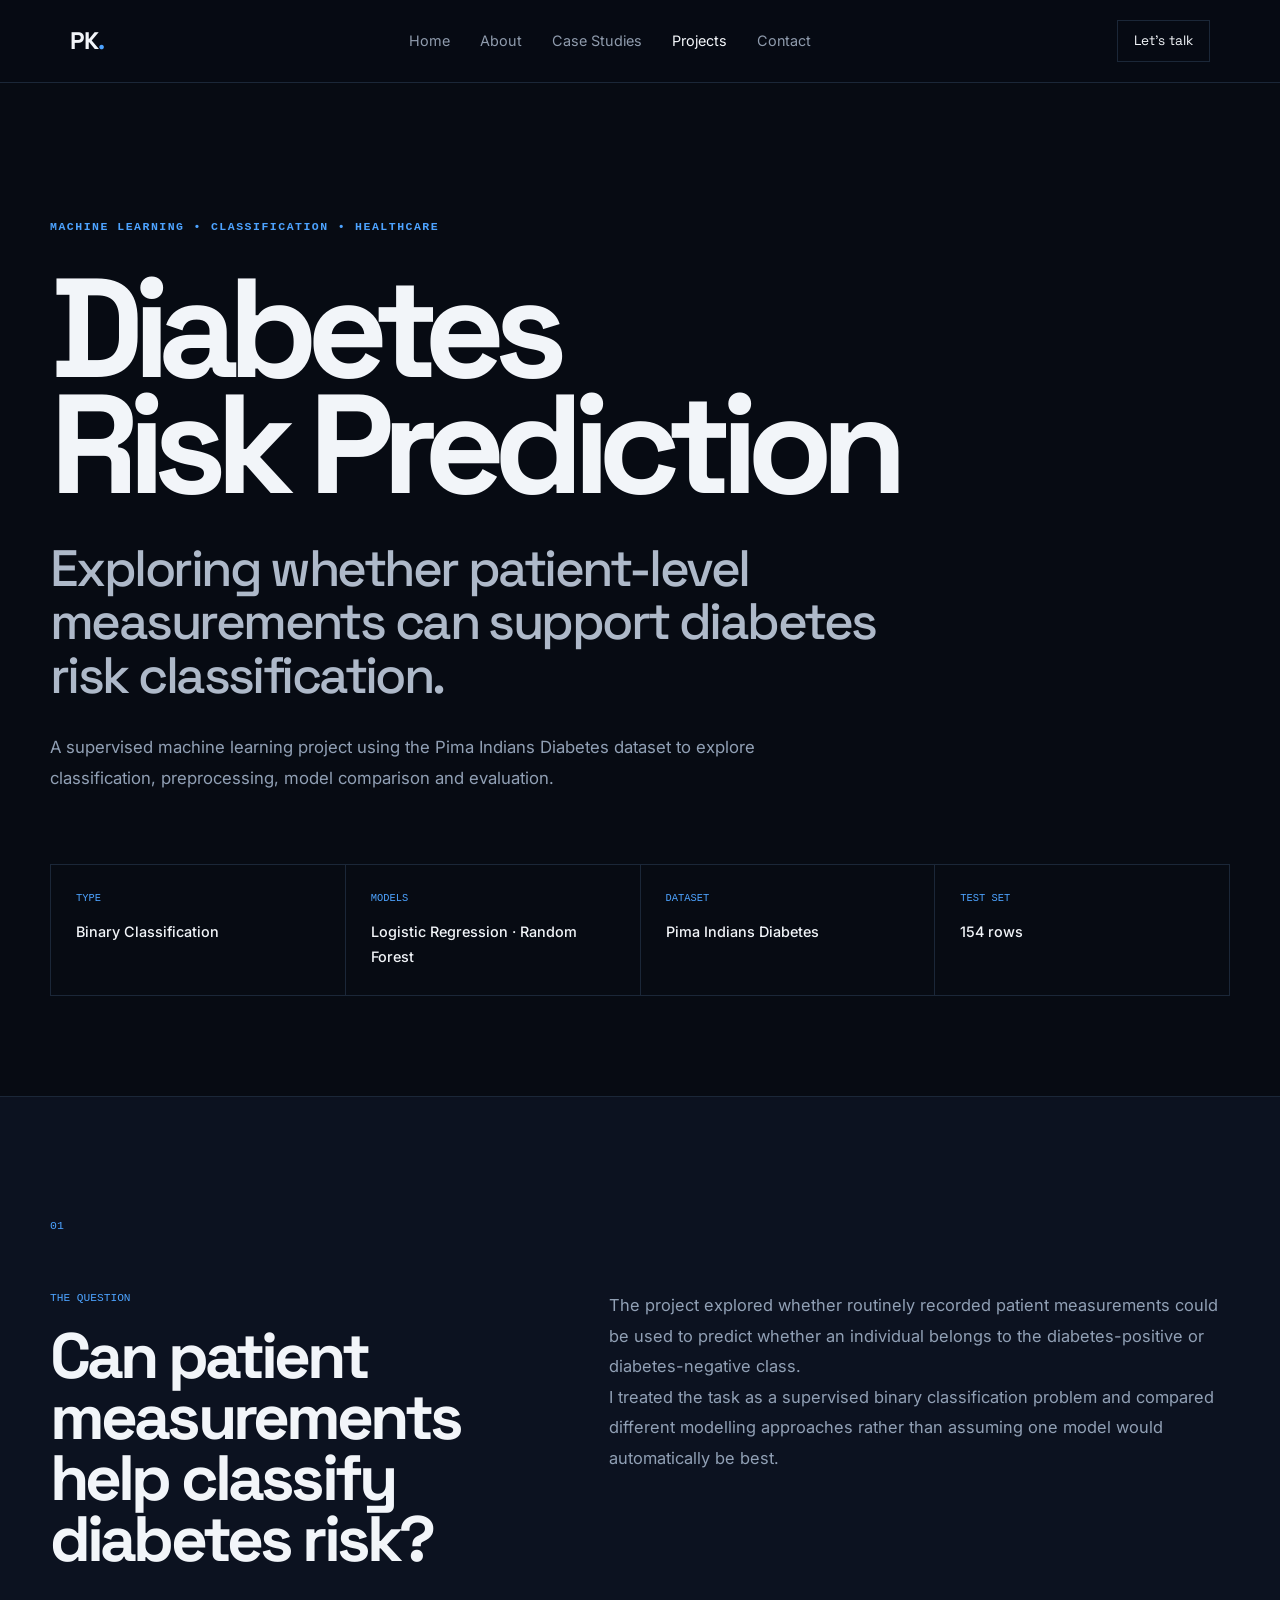
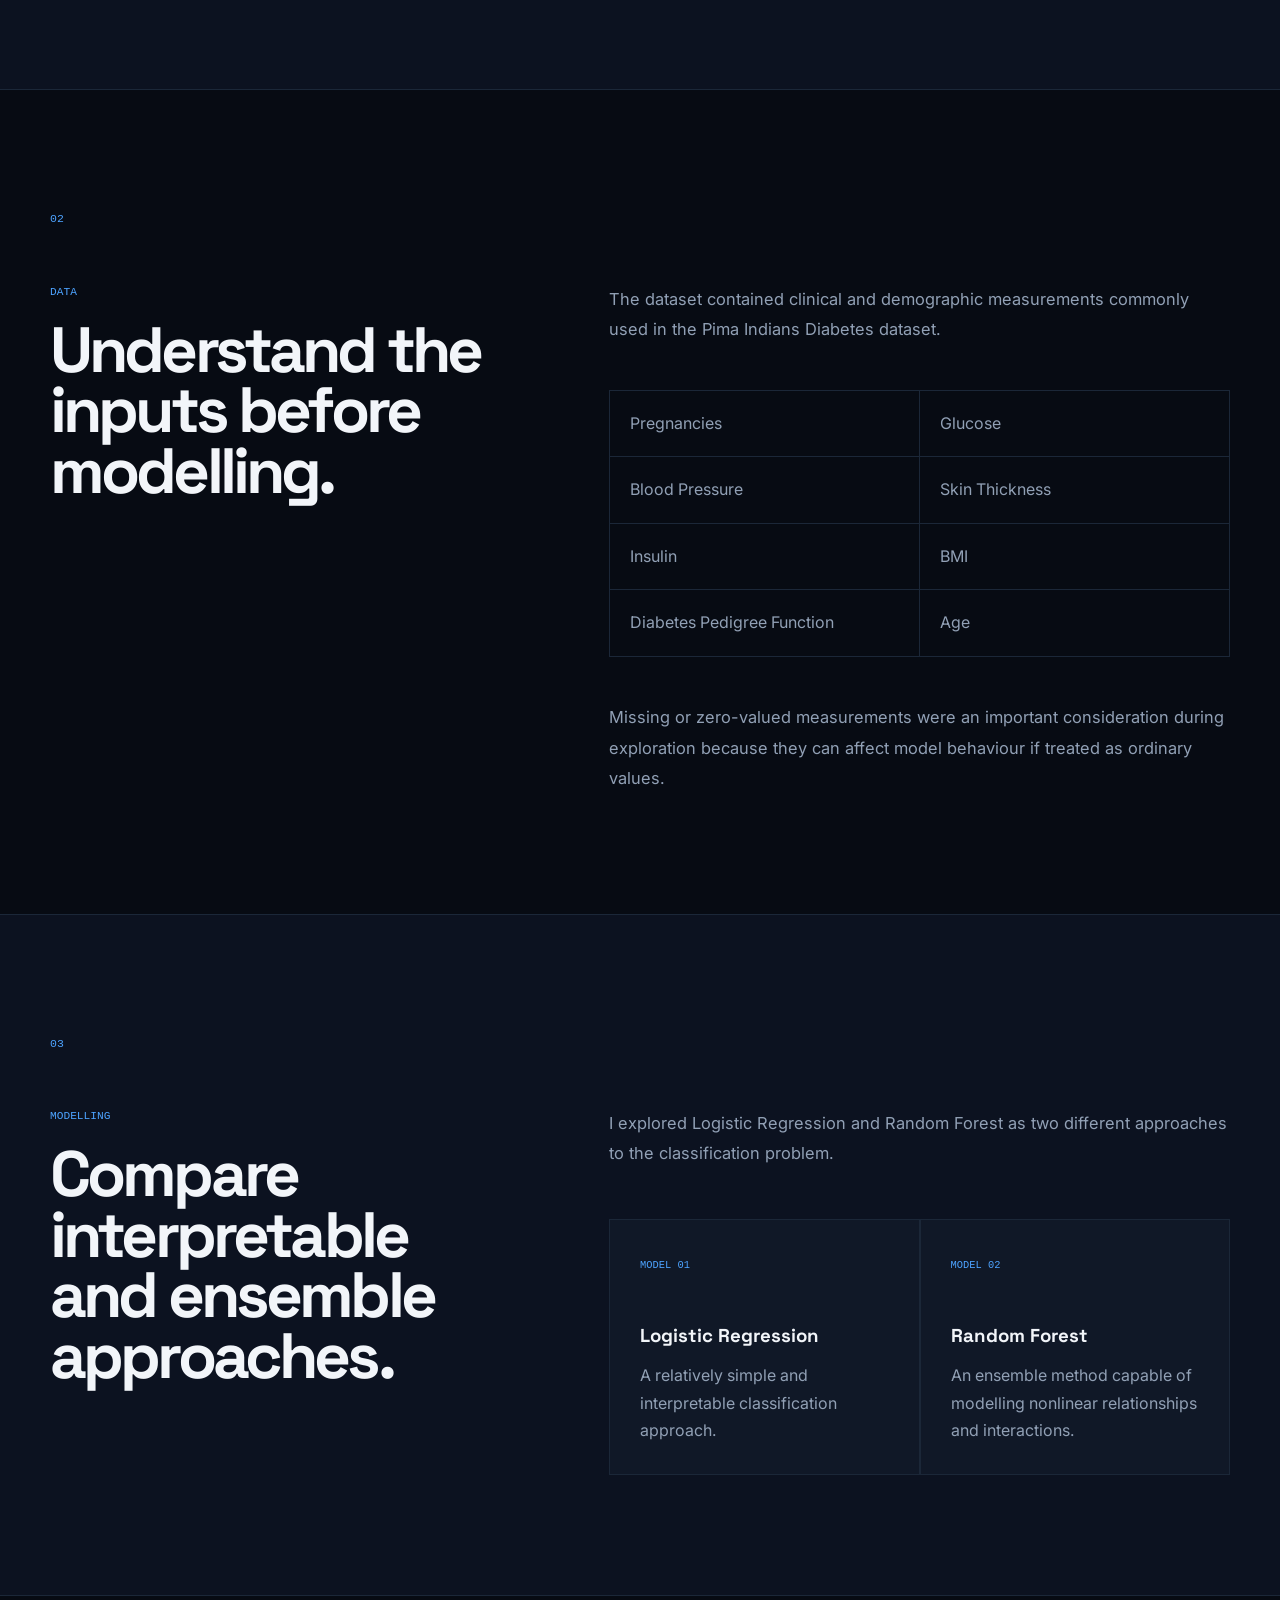
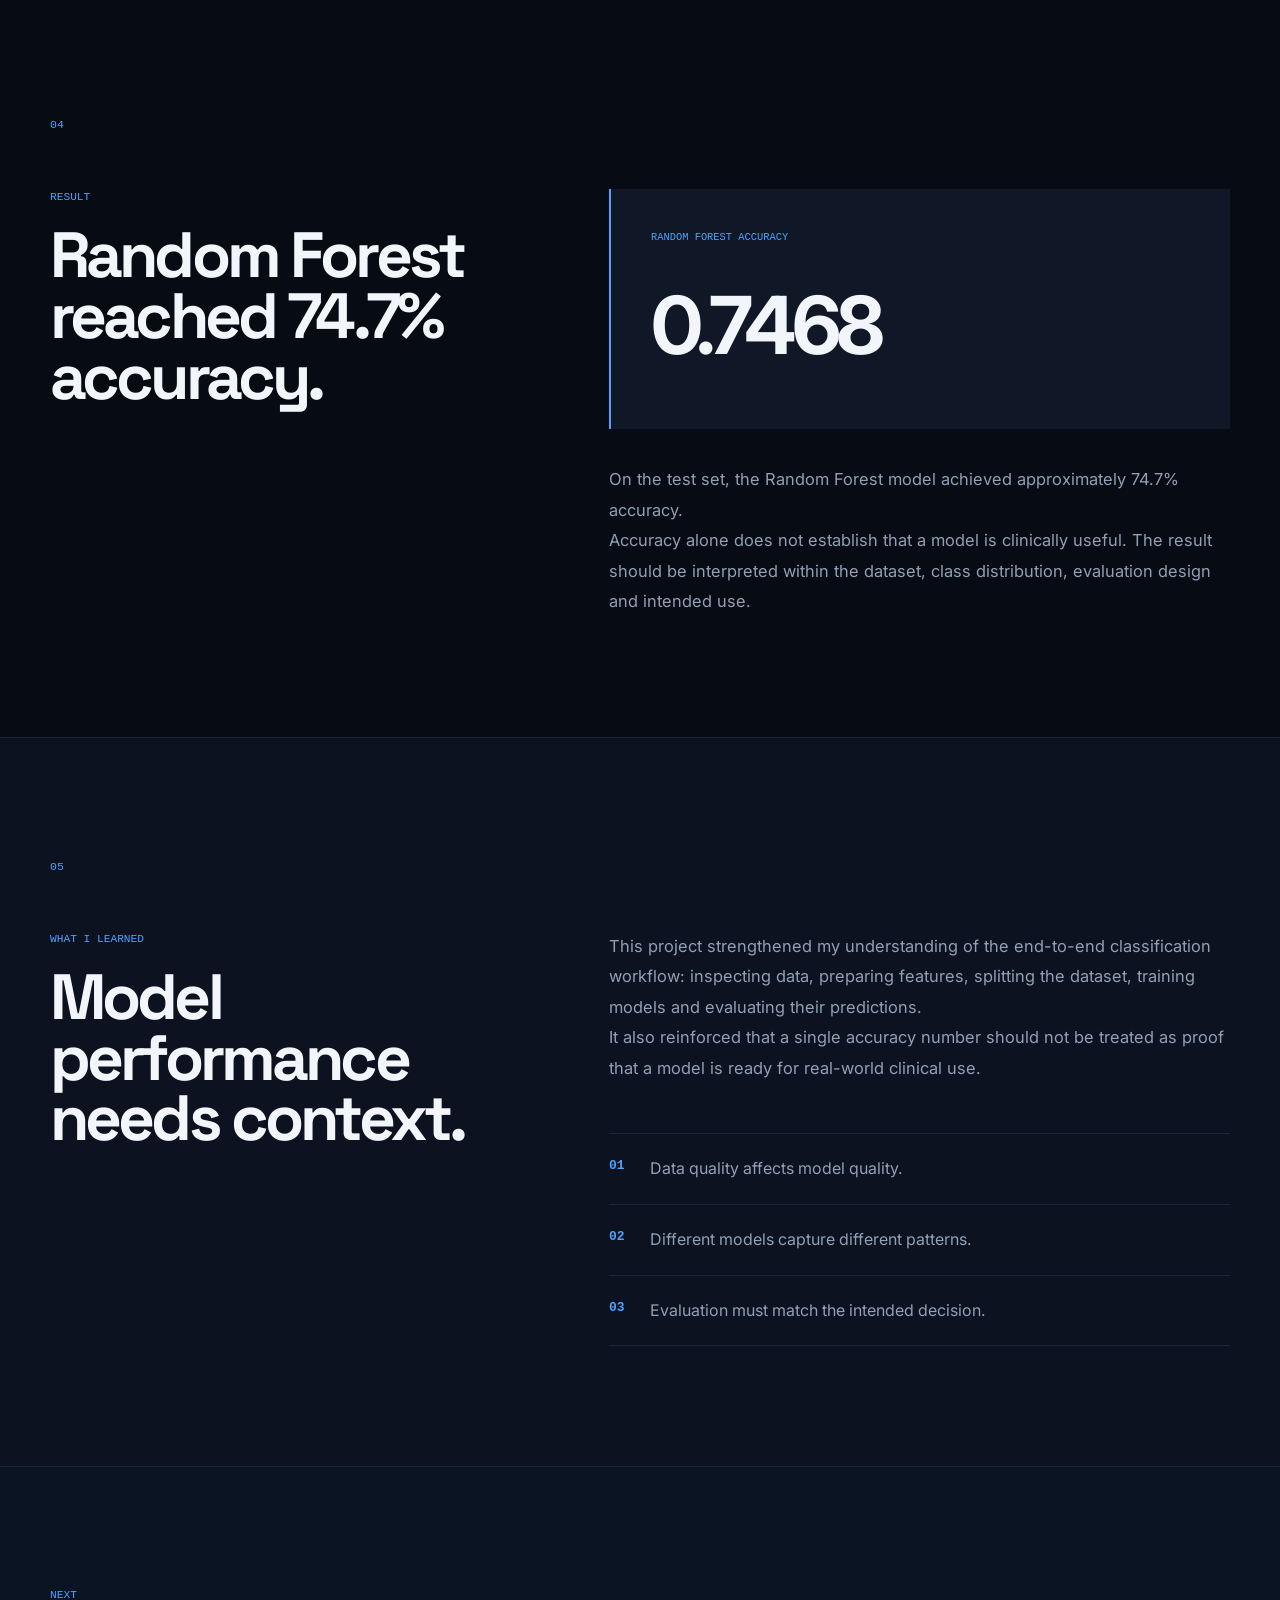
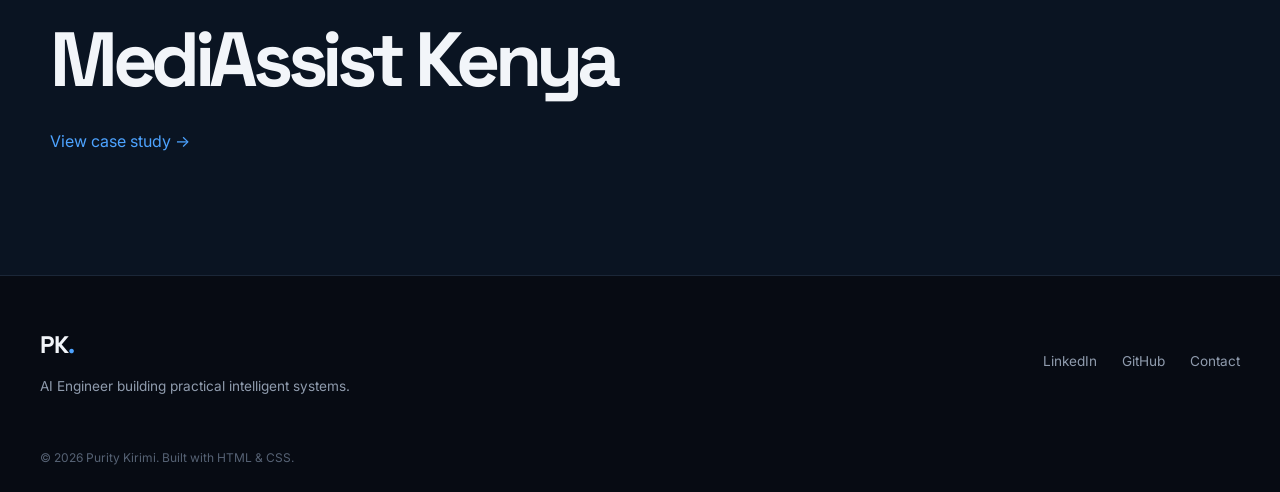
<file: diabetes.html>
<!DOCTYPE html>
<html lang="en">

<head>
    <meta charset="UTF-8">
    <meta name="viewport" content="width=device-width, initial-scale=1.0">

    <title>Diabetes Risk Prediction | Purity Kirimi</title>

    <meta
        name="description"
        content="Machine learning case study exploring diabetes risk prediction using classification models."
    >

    <link rel="preconnect" href="https://fonts.googleapis.com">
    <link rel="preconnect" href="https://fonts.gstatic.com" crossorigin>
    <link href="https://fonts.googleapis.com/css2?family=Space+Grotesk:wght@500;600;700&family=Inter:wght@400;500;600&display=swap" rel="stylesheet">
    <link rel="stylesheet" href="style.css">
    <link rel="stylesheet" href="diabetes.css">
</head>

<body>

<header class="site-header">

    <nav class="navbar">

        <a href="index.html" class="logo">
            PK<span>.</span>
        </a>
        <button class="nav-toggle" aria-label="Toggle menu" aria-expanded="false" aria-controls="nav-links">
            <span></span>
        </button>

        <div class="nav-links" id="nav-links">
            <a href="index.html">Home</a>
            <a href="about.html">About</a>
            <a href="case-studies.html">Case Studies</a>
            <a href="projects.html" class="active">Projects</a>
            <a href="contact.html">Contact</a>
        </div>

        <a href="contact.html" class="nav-cta">
            Let's talk
        </a>

    </nav>

</header>


<main>

<section class="ml-hero">

    <div class="ml-container">

        <div class="ml-eyebrow">
            MACHINE LEARNING
            <span>•</span>
            CLASSIFICATION
            <span>•</span>
            HEALTHCARE
        </div>

        <h1>
            Diabetes<br>
            Risk Prediction
        </h1>

        <h2>
            Exploring whether patient-level measurements can support
            diabetes risk classification.
        </h2>

        <p class="ml-lead">
            A supervised machine learning project using the Pima Indians
            Diabetes dataset to explore classification, preprocessing,
            model comparison and evaluation.
        </p>

        <div class="ml-meta">

            <div>
                <span>TYPE</span>
                <strong>Binary Classification</strong>
            </div>

            <div>
                <span>MODELS</span>
                <strong>Logistic Regression · Random Forest</strong>
            </div>

            <div>
                <span>DATASET</span>
                <strong>Pima Indians Diabetes</strong>
            </div>

            <div>
                <span>TEST SET</span>
                <strong>154 rows</strong>
            </div>

        </div>

    </div>

</section>


<section class="ml-section ml-dark">

    <div class="ml-container">

        <div class="ml-number">01</div>

        <div class="ml-grid">

            <div class="ml-title">

                <p>THE QUESTION</p>

                <h2>
                    Can patient measurements
                    help classify diabetes risk?
                </h2>

            </div>

            <div class="ml-content">

                <p>
                    The project explored whether routinely recorded
                    patient measurements could be used to predict
                    whether an individual belongs to the diabetes-positive
                    or diabetes-negative class.
                </p>

                <p>
                    I treated the task as a supervised binary
                    classification problem and compared different
                    modelling approaches rather than assuming one model
                    would automatically be best.
                </p>

            </div>

        </div>

    </div>

</section>


<section class="ml-section">

    <div class="ml-container">

        <div class="ml-number">02</div>

        <div class="ml-grid">

            <div class="ml-title">

                <p>DATA</p>

                <h2>
                    Understand the
                    inputs before modelling.
                </h2>

            </div>

            <div class="ml-content">

                <p>
                    The dataset contained clinical and demographic
                    measurements commonly used in the Pima Indians
                    Diabetes dataset.
                </p>

                <div class="data-list">

                    <div>Pregnancies</div>
                    <div>Glucose</div>
                    <div>Blood Pressure</div>
                    <div>Skin Thickness</div>
                    <div>Insulin</div>
                    <div>BMI</div>
                    <div>Diabetes Pedigree Function</div>
                    <div>Age</div>

                </div>

                <p>
                    Missing or zero-valued measurements were an important
                    consideration during exploration because they can
                    affect model behaviour if treated as ordinary values.
                </p>

            </div>

        </div>

    </div>

</section>


<section class="ml-section ml-dark">

    <div class="ml-container">

        <div class="ml-number">03</div>

        <div class="ml-grid">

            <div class="ml-title">

                <p>MODELLING</p>

                <h2>
                    Compare interpretable
                    and ensemble approaches.
                </h2>

            </div>

            <div class="ml-content">

                <p>
                    I explored Logistic Regression and Random Forest
                    as two different approaches to the classification
                    problem.
                </p>

                <div class="model-cards">

                    <div>
                        <span>MODEL 01</span>

                        <h3>
                            Logistic Regression
                        </h3>

                        <p>
                            A relatively simple and interpretable
                            classification approach.
                        </p>
                    </div>

                    <div>
                        <span>MODEL 02</span>

                        <h3>
                            Random Forest
                        </h3>

                        <p>
                            An ensemble method capable of modelling
                            nonlinear relationships and interactions.
                        </p>
                    </div>

                </div>

            </div>

        </div>

    </div>

</section>


<section class="ml-section">

    <div class="ml-container">

        <div class="ml-number">04</div>

        <div class="ml-grid">

            <div class="ml-title">

                <p>RESULT</p>

                <h2>
                    Random Forest reached
                    74.7% accuracy.
                </h2>

            </div>

            <div class="ml-content">

                <div class="big-result">
                    <span>RANDOM FOREST ACCURACY</span>
                    <strong>0.7468</strong>
                </div>

                <p>
                    On the test set, the Random Forest model achieved
                    approximately 74.7% accuracy.
                </p>

                <p>
                    Accuracy alone does not establish that a model is
                    clinically useful. The result should be interpreted
                    within the dataset, class distribution, evaluation
                    design and intended use.
                </p>

            </div>

        </div>

    </div>

</section>


<section class="ml-section ml-dark">

    <div class="ml-container">

        <div class="ml-number">05</div>

        <div class="ml-grid">

            <div class="ml-title">

                <p>WHAT I LEARNED</p>

                <h2>
                    Model performance needs
                    context.
                </h2>

            </div>

            <div class="ml-content">

                <p>
                    This project strengthened my understanding of the
                    end-to-end classification workflow: inspecting data,
                    preparing features, splitting the dataset, training
                    models and evaluating their predictions.
                </p>

                <p>
                    It also reinforced that a single accuracy number
                    should not be treated as proof that a model is ready
                    for real-world clinical use.
                </p>

                <div class="learning-list">

                    <div>
                        <strong>01</strong>
                        <span>Data quality affects model quality.</span>
                    </div>

                    <div>
                        <strong>02</strong>
                        <span>Different models capture different patterns.</span>
                    </div>

                    <div>
                        <strong>03</strong>
                        <span>Evaluation must match the intended decision.</span>
                    </div>

                </div>

            </div>

        </div>

    </div>

</section>


<section class="ml-next">

    <div class="ml-container">

        <p>NEXT</p>

        <h2>
            MediAssist Kenya
        </h2>

        <a href="mediassist.html">
            View case study →
        </a>

    </div>

</section>

</main>


<footer>

    <div class="footer-content">

        <div>
            <a href="index.html" class="logo">
                PK<span>.</span>
            </a>

            <p>
                AI Engineer building practical intelligent systems.
            </p>
        </div>

        <div class="footer-links">
            <a href="https://www.linkedin.com/in/purity-karwitha-9357a41b6">
                LinkedIn
            </a>

            <a href="https://github.com/pkirimi">
                GitHub
            </a>

            <a href="contact.html">
                Contact
            </a>
        </div>

    </div>

    <p class="copyright">
        © 2026 Purity Kirimi. Built with HTML & CSS.
    </p>

</footer>

<script src="main.js"></script>
</body>
</html>
</file>
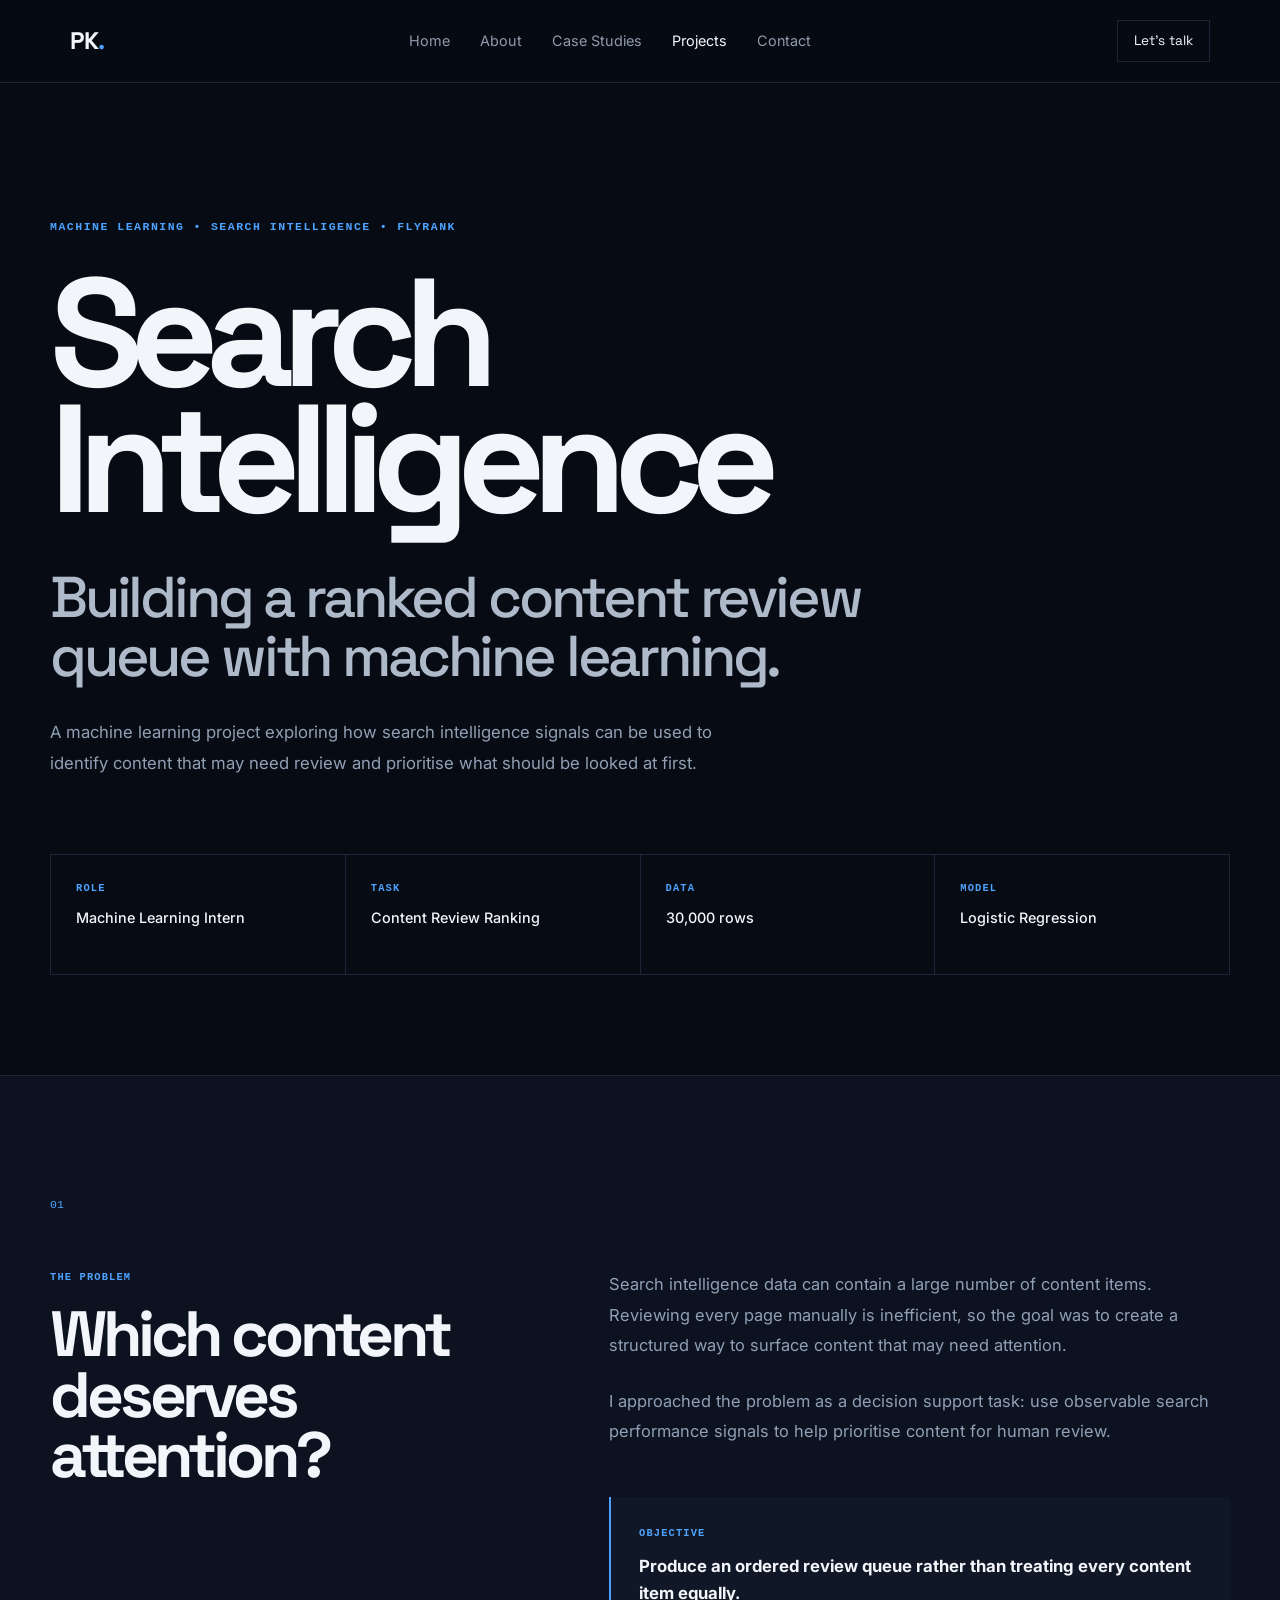
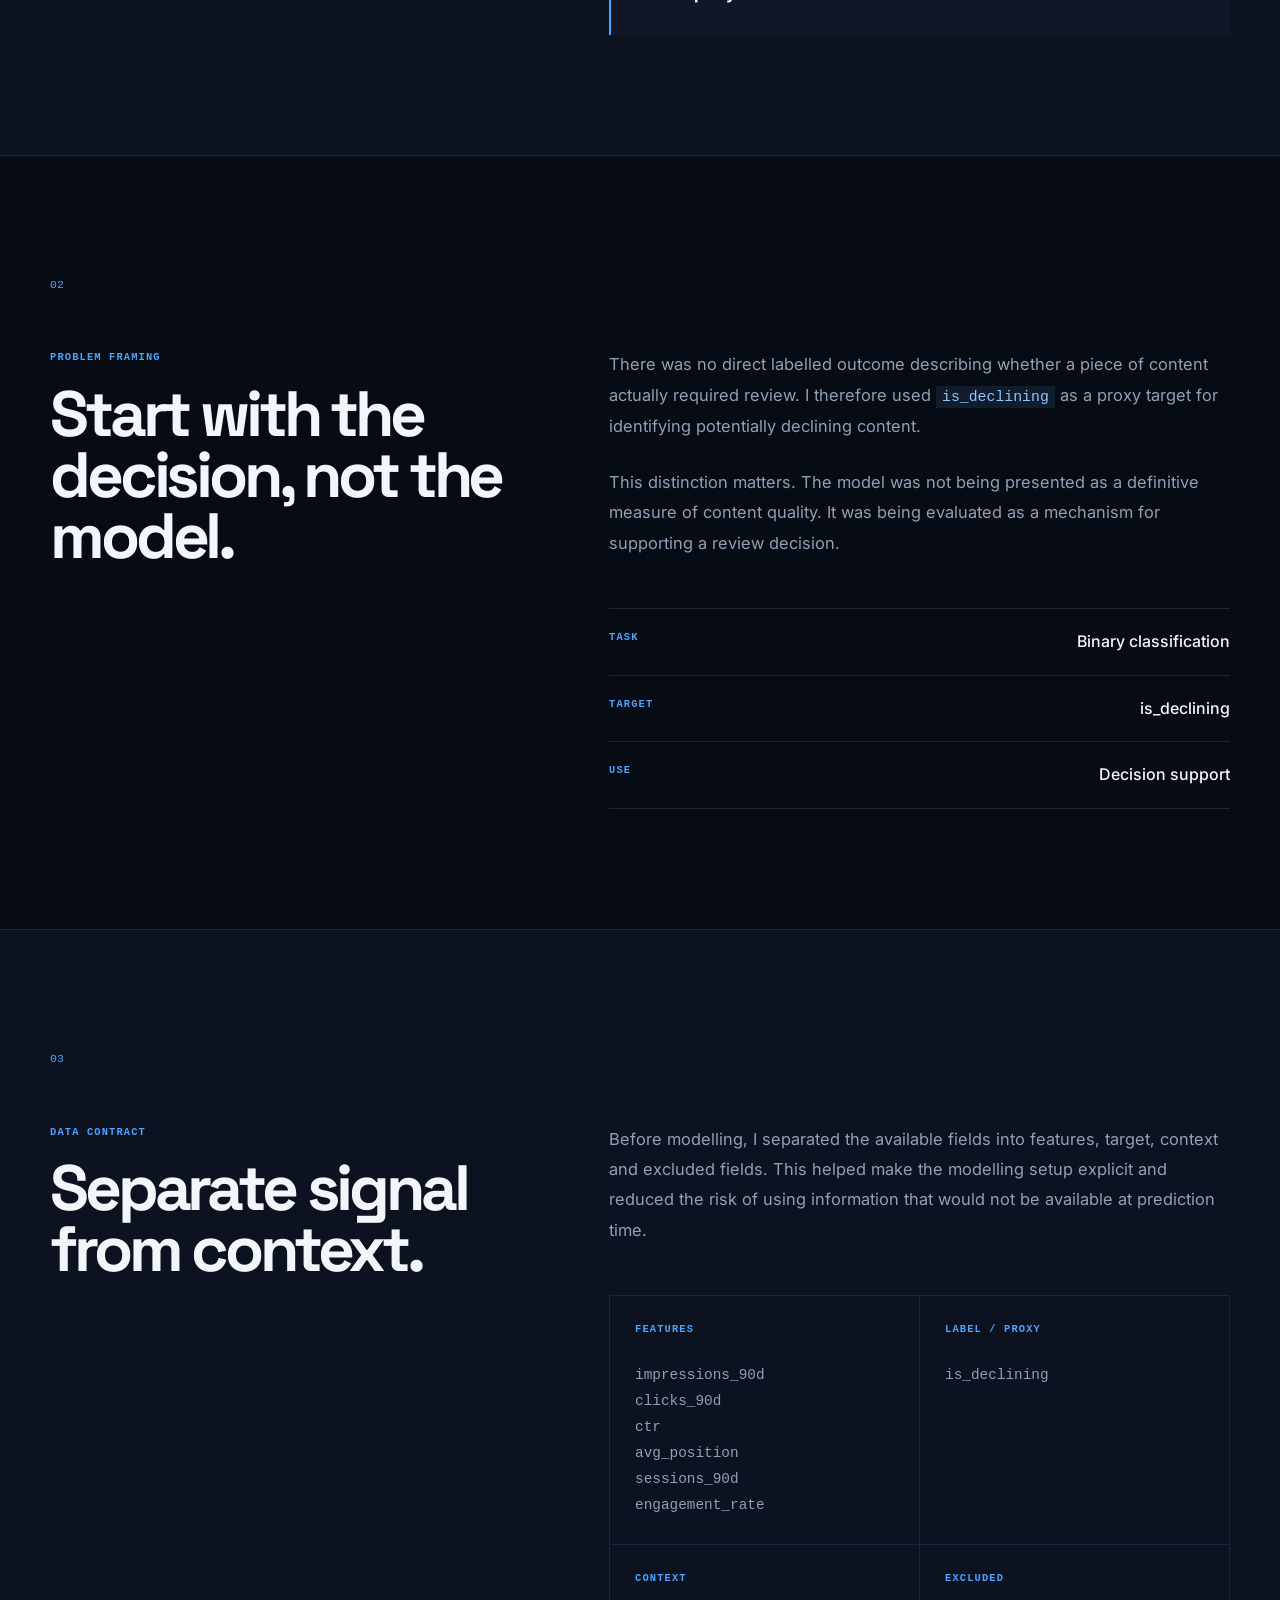
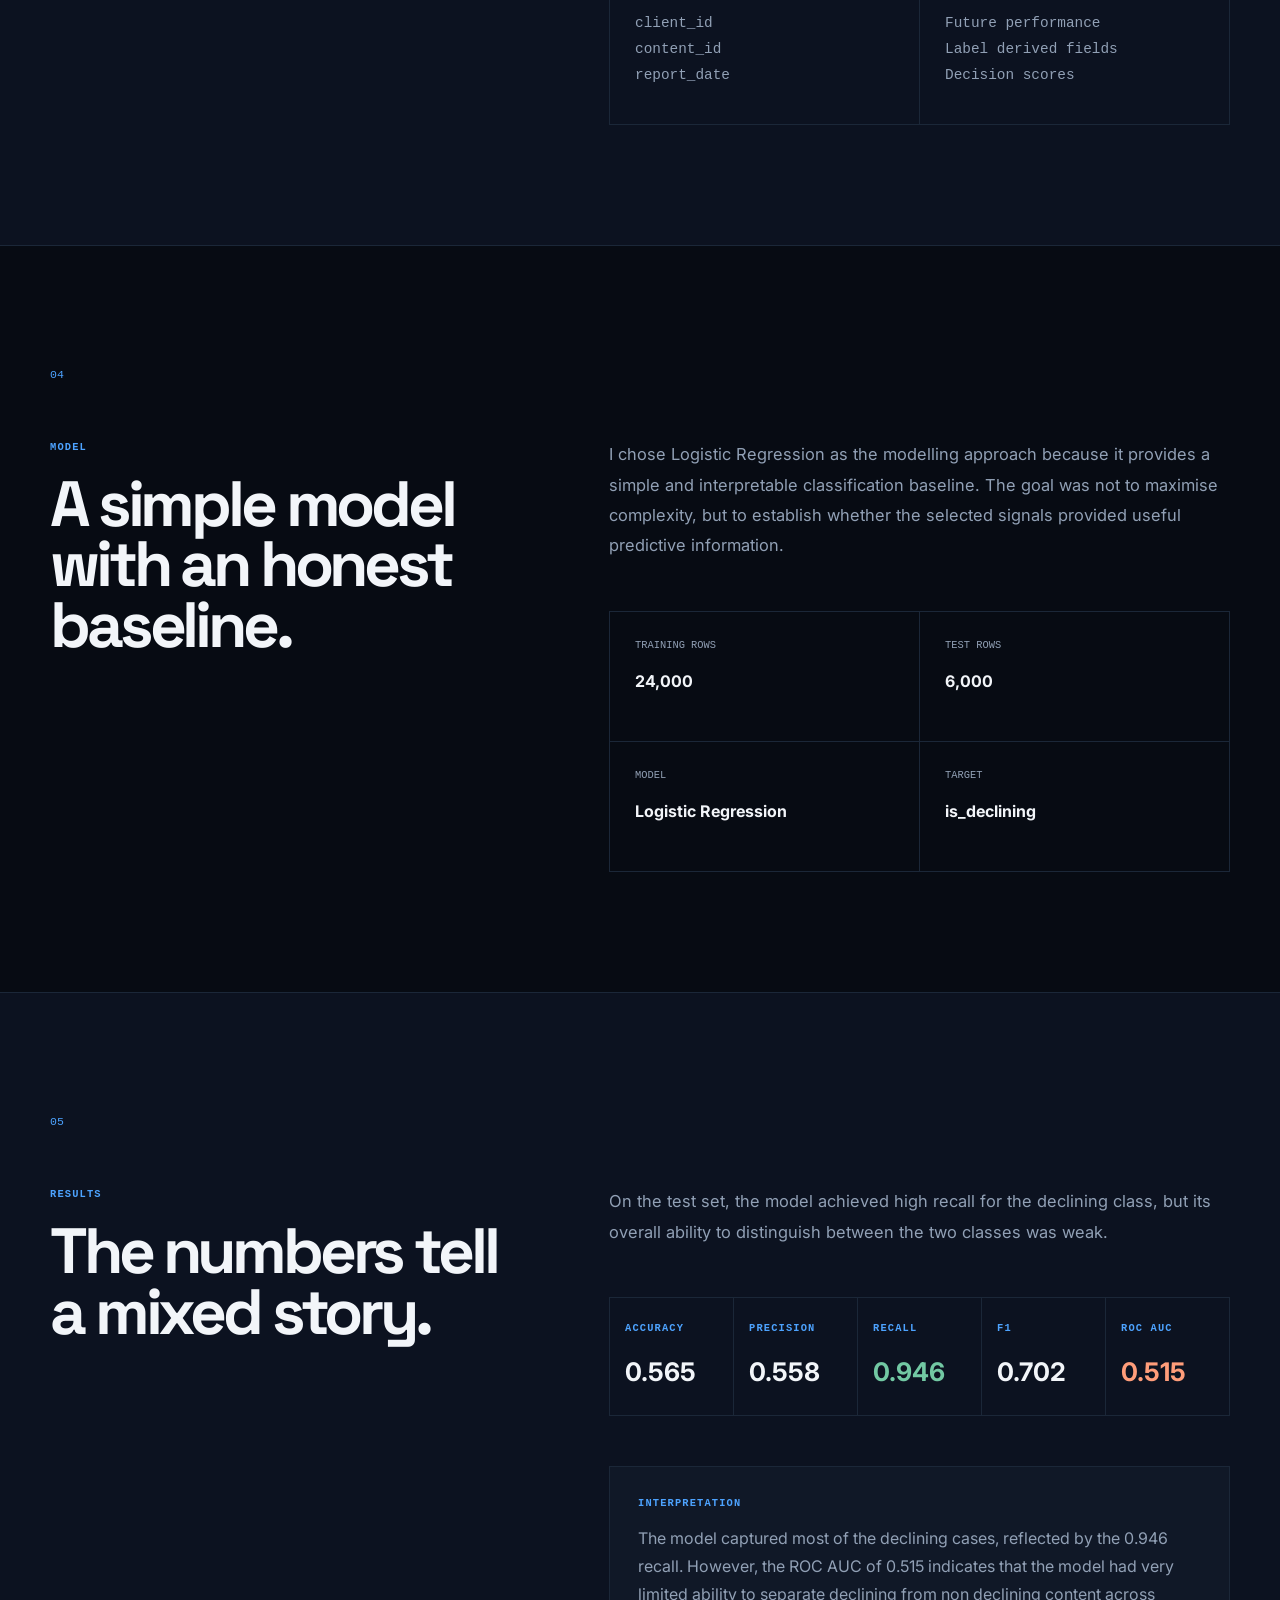
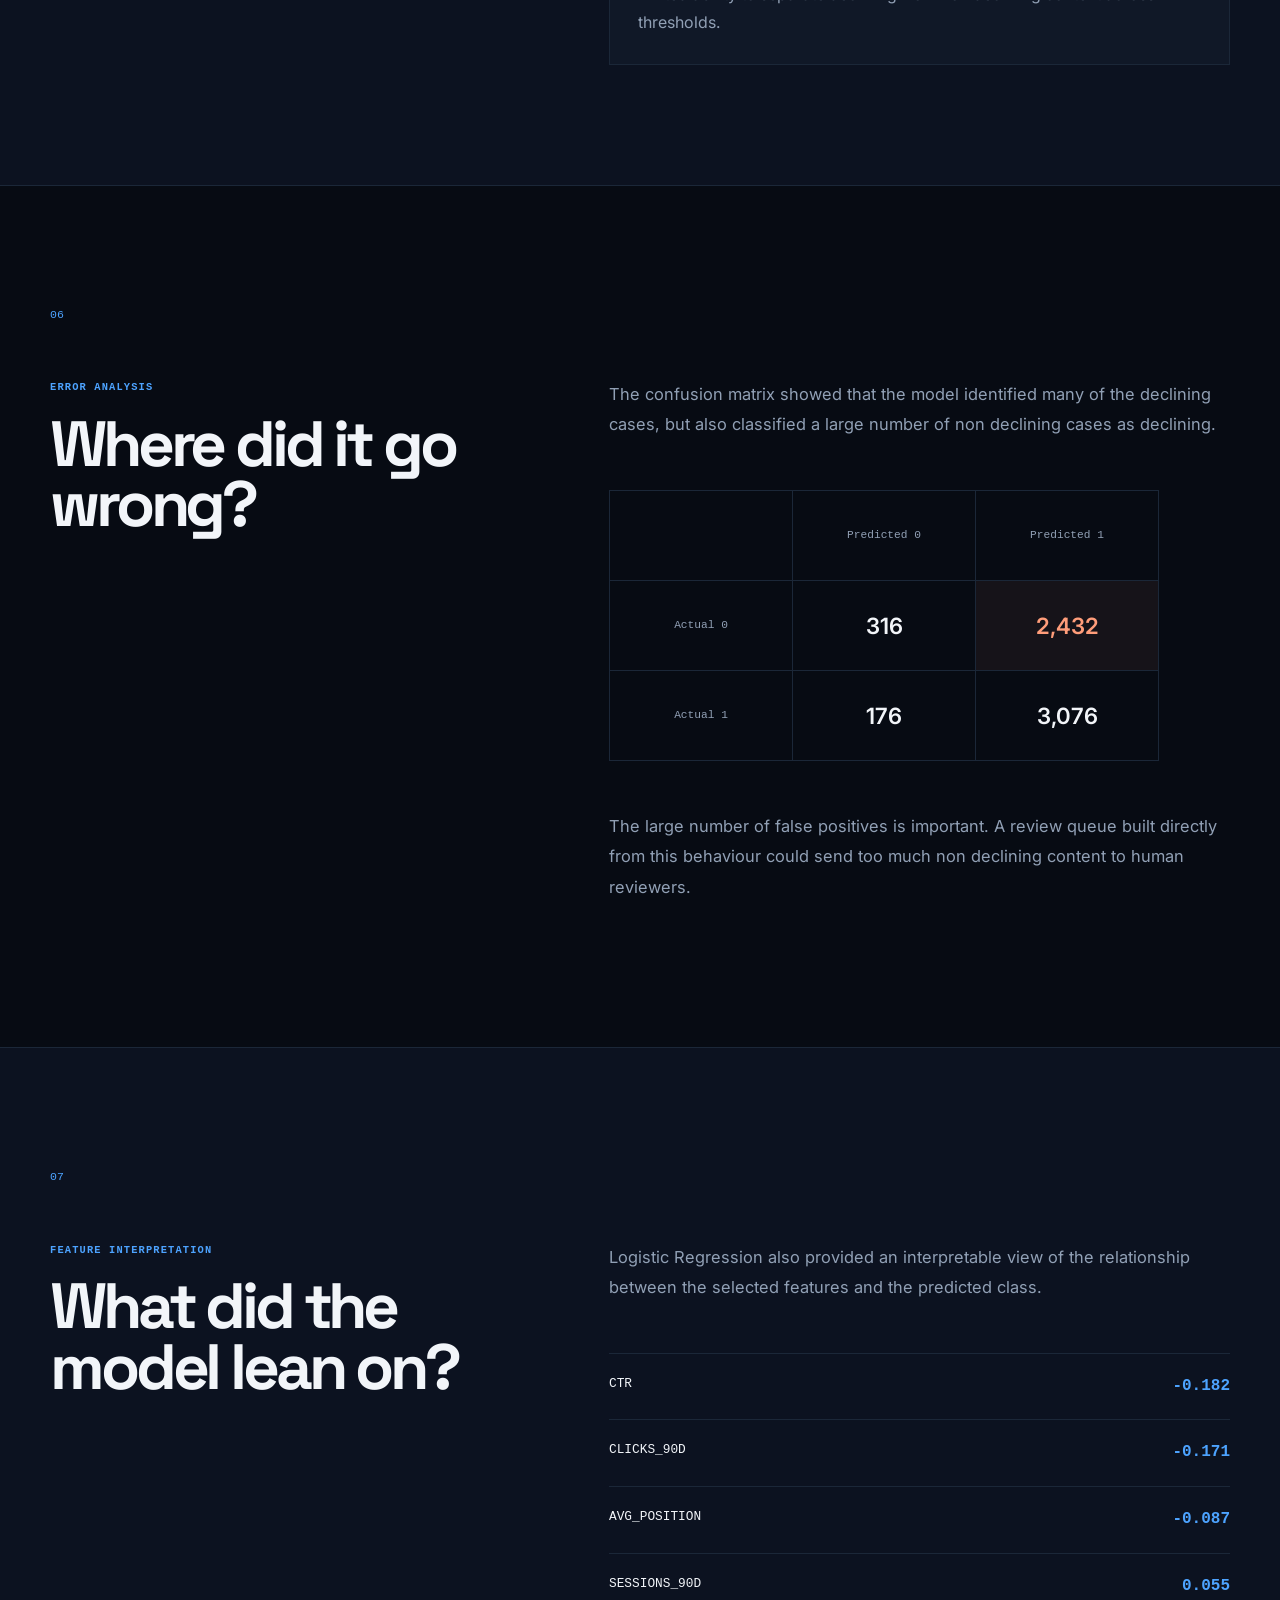
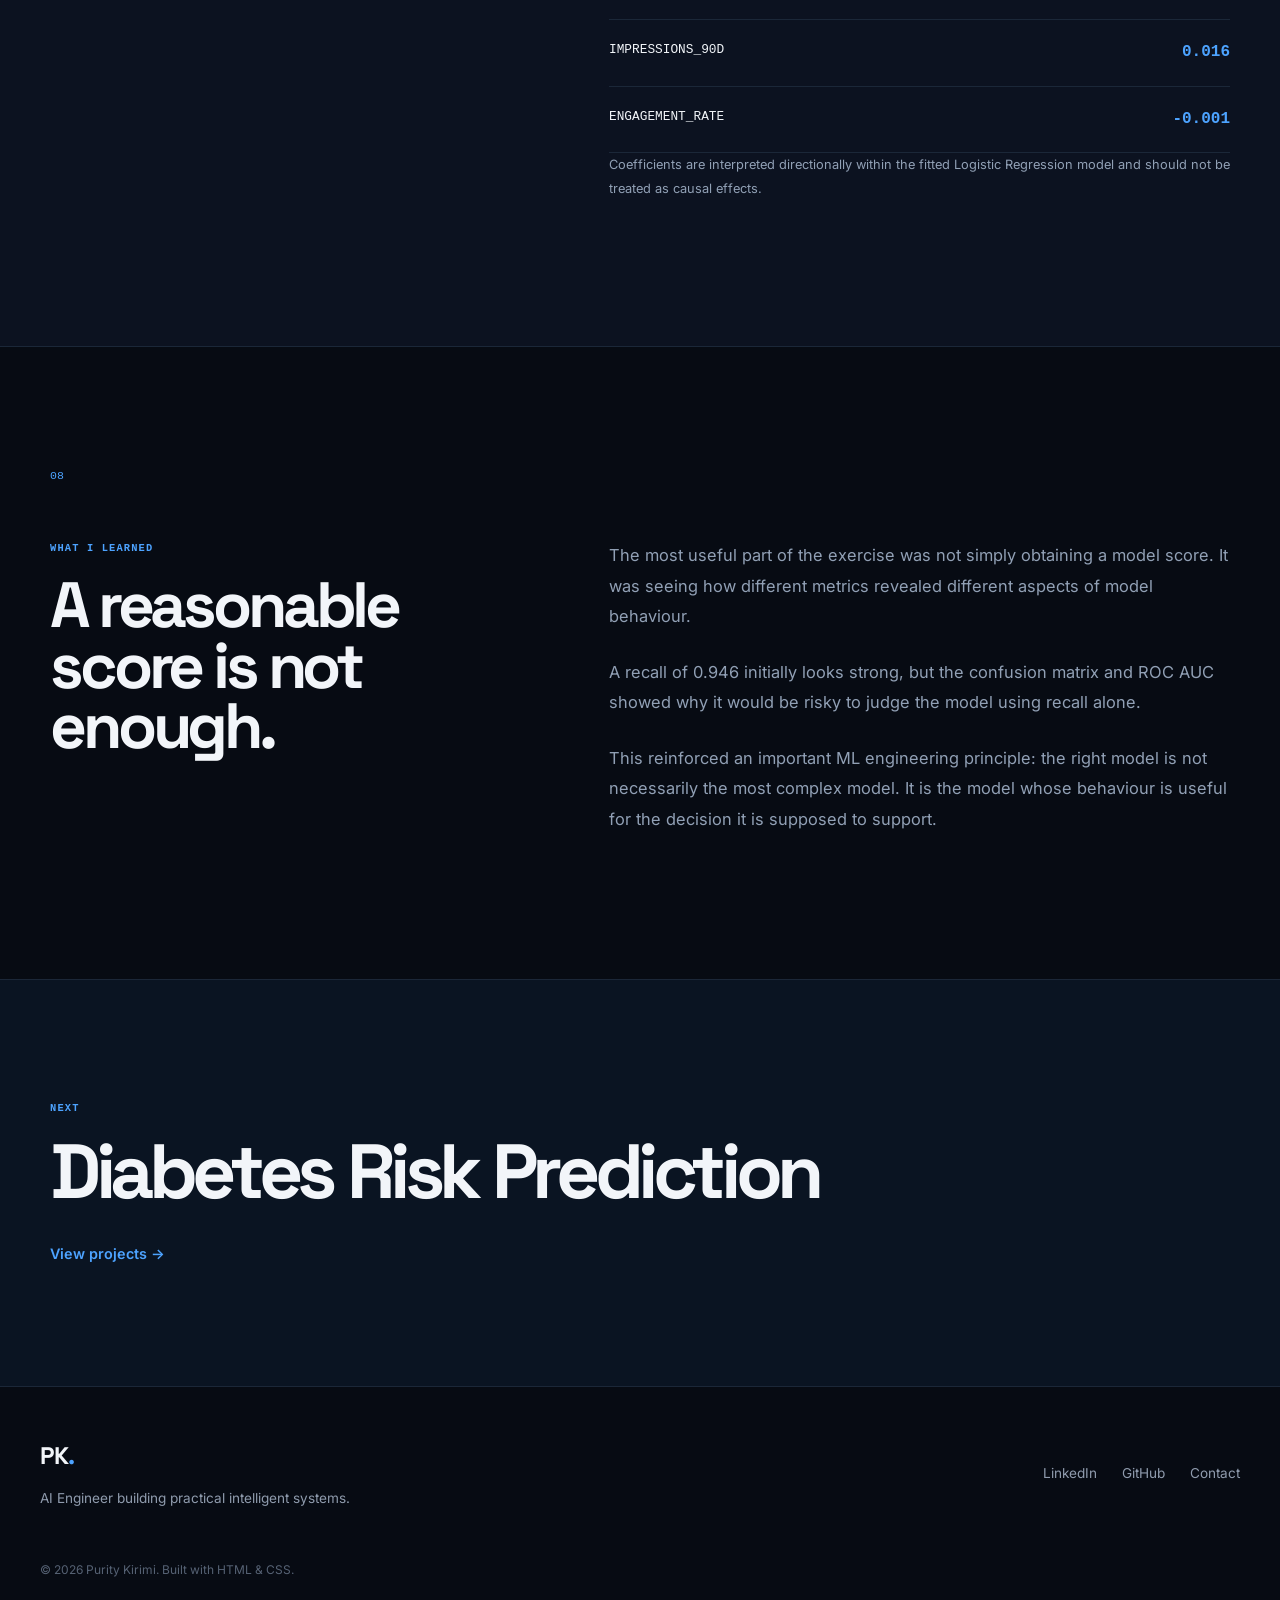
<file: flyrank.html>
<!DOCTYPE html>
<html lang="en">

<head>
    <meta charset="UTF-8">
    <meta name="viewport" content="width=device-width, initial-scale=1.0">

    <title>Search Intelligence | FlyRank Case Study | Purity Kirimi</title>

    <meta
        name="description"
        content="Machine learning case study by Purity Kirimi on building a ranked content review queue from search intelligence data."
    >

    <link rel="preconnect" href="https://fonts.googleapis.com">
    <link rel="preconnect" href="https://fonts.gstatic.com" crossorigin>
    <link href="https://fonts.googleapis.com/css2?family=Space+Grotesk:wght@500;600;700&family=Inter:wght@400;500;600&display=swap" rel="stylesheet">
    <link rel="stylesheet" href="style.css">
    <link rel="stylesheet" href="flyrank.css">
</head>

<body>

<header class="site-header">

    <nav class="navbar">

        <a href="index.html" class="logo">
            PK<span>.</span>
        </a>
        <button class="nav-toggle" aria-label="Toggle menu" aria-expanded="false" aria-controls="nav-links">
            <span></span>
        </button>

        <div class="nav-links" id="nav-links">

            <a href="index.html">Home</a>
            <a href="about.html">About</a>
            <a href="case-studies.html">Case Studies</a>
            <a href="projects.html" class="active">Projects</a>
            <a href="contact.html">Contact</a>

        </div>

        <a href="contact.html" class="nav-cta">
            Let's talk
        </a>

    </nav>

</header>


<main>

<!-- HERO -->

<section class="fly-hero">

    <div class="fly-container">

        <div class="fly-eyebrow">
            MACHINE LEARNING
            <span>•</span>
            SEARCH INTELLIGENCE
            <span>•</span>
            FLYRANK
        </div>

        <h1>
            Search<br>
            Intelligence
        </h1>

        <h2>
            Building a ranked content review queue with machine learning.
        </h2>

        <p class="fly-lead">
            A machine learning project exploring how search intelligence
            signals can be used to identify content that may need review
            and prioritise what should be looked at first.
        </p>

        <div class="fly-meta">

            <div>
                <span>ROLE</span>
                <strong>Machine Learning Intern</strong>
            </div>

            <div>
                <span>TASK</span>
                <strong>Content Review Ranking</strong>
            </div>

            <div>
                <span>DATA</span>
                <strong>30,000 rows</strong>
            </div>

            <div>
                <span>MODEL</span>
                <strong>Logistic Regression</strong>
            </div>

        </div>

    </div>

</section>


<!-- OVERVIEW -->

<section class="fly-section fly-dark">

    <div class="fly-container">

        <div class="fly-number">
            01
        </div>

        <div class="fly-grid">

            <div class="fly-title">

                <p>THE PROBLEM</p>

                <h2>
                    Which content
                    deserves attention?
                </h2>

            </div>

            <div class="fly-content">

                <p>
                    Search intelligence data can contain a large number
                    of content items. Reviewing every page manually is
                    inefficient, so the goal was to create a structured
                    way to surface content that may need attention.
                </p>

                <p>
                    I approached the problem as a decision support task:
                    use observable search performance signals to help
                    prioritise content for human review.
                </p>

                <div class="fly-highlight">

                    <span>OBJECTIVE</span>

                    <strong>
                        Produce an ordered review queue rather than
                        treating every content item equally.
                    </strong>

                </div>

            </div>

        </div>

    </div>

</section>


<!-- FRAMING -->

<section class="fly-section">

    <div class="fly-container">

        <div class="fly-number">
            02
        </div>

        <div class="fly-grid">

            <div class="fly-title">

                <p>PROBLEM FRAMING</p>

                <h2>
                    Start with the
                    decision, not the model.
                </h2>

            </div>

            <div class="fly-content">

                <p>
                    There was no direct labelled outcome describing
                    whether a piece of content actually required review.
                    I therefore used <code>is_declining</code> as a
                    proxy target for identifying potentially declining
                    content.
                </p>

                <p>
                    This distinction matters. The model was not being
                    presented as a definitive measure of content quality.
                    It was being evaluated as a mechanism for supporting
                    a review decision.
                </p>

                <div class="fly-definition">

                    <div>
                        <span>TASK</span>
                        <strong>Binary classification</strong>
                    </div>

                    <div>
                        <span>TARGET</span>
                        <strong>is_declining</strong>
                    </div>

                    <div>
                        <span>USE</span>
                        <strong>Decision support</strong>
                    </div>

                </div>

            </div>

        </div>

    </div>

</section>


<!-- DATA -->

<section class="fly-section fly-dark">

    <div class="fly-container">

        <div class="fly-number">
            03
        </div>

        <div class="fly-grid">

            <div class="fly-title">

                <p>DATA CONTRACT</p>

                <h2>
                    Separate signal
                    from context.
                </h2>

            </div>

            <div class="fly-content">

                <p>
                    Before modelling, I separated the available fields
                    into features, target, context and excluded fields.
                    This helped make the modelling setup explicit and
                    reduced the risk of using information that would not
                    be available at prediction time.
                </p>

                <div class="fly-data-grid">

                    <div class="fly-data-card">

                        <span>FEATURES</span>

                        <code>
                            impressions_90d<br>
                            clicks_90d<br>
                            ctr<br>
                            avg_position<br>
                            sessions_90d<br>
                            engagement_rate
                        </code>

                    </div>

                    <div class="fly-data-card">

                        <span>LABEL / PROXY</span>

                        <code>
                            is_declining
                        </code>

                    </div>

                    <div class="fly-data-card">

                        <span>CONTEXT</span>

                        <code>
                            client_id<br>
                            content_id<br>
                            report_date
                        </code>

                    </div>

                    <div class="fly-data-card">

                        <span>EXCLUDED</span>

                        <code>
                            Future performance<br>
                            Label derived fields<br>
                            Decision scores
                        </code>

                    </div>

                </div>

            </div>

        </div>

    </div>

</section>


<!-- MODEL -->

<section class="fly-section">

    <div class="fly-container">

        <div class="fly-number">
            04
        </div>

        <div class="fly-grid">

            <div class="fly-title">

                <p>MODEL</p>

                <h2>
                    A simple model
                    with an honest baseline.
                </h2>

            </div>

            <div class="fly-content">

                <p>
                    I chose Logistic Regression as the modelling approach
                    because it provides a simple and interpretable
                    classification baseline. The goal was not to maximise
                    complexity, but to establish whether the selected
                    signals provided useful predictive information.
                </p>

                <div class="fly-model-card">

                    <div>
                        <span>TRAINING ROWS</span>
                        <strong>24,000</strong>
                    </div>

                    <div>
                        <span>TEST ROWS</span>
                        <strong>6,000</strong>
                    </div>

                    <div>
                        <span>MODEL</span>
                        <strong>Logistic Regression</strong>
                    </div>

                    <div>
                        <span>TARGET</span>
                        <strong>is_declining</strong>
                    </div>

                </div>

            </div>

        </div>

    </div>

</section>


<!-- RESULTS -->

<section class="fly-section fly-dark">

    <div class="fly-container">

        <div class="fly-number">
            05
        </div>

        <div class="fly-grid">

            <div class="fly-title">

                <p>RESULTS</p>

                <h2>
                    The numbers
                    tell a mixed story.
                </h2>

            </div>

            <div class="fly-content">

                <p>
                    On the test set, the model achieved high recall for
                    the declining class, but its overall ability to
                    distinguish between the two classes was weak.
                </p>

                <div class="metric-grid">

                    <div>
                        <span>ACCURACY</span>
                        <strong>0.565</strong>
                    </div>

                    <div>
                        <span>PRECISION</span>
                        <strong>0.558</strong>
                    </div>

                    <div class="metric-highlight">
                        <span>RECALL</span>
                        <strong>0.946</strong>
                    </div>

                    <div>
                        <span>F1</span>
                        <strong>0.702</strong>
                    </div>

                    <div class="metric-warning">
                        <span>ROC AUC</span>
                        <strong>0.515</strong>
                    </div>

                </div>

                <div class="fly-result-note">

                    <span>INTERPRETATION</span>

                    <p>
                        The model captured most of the declining cases,
                        reflected by the 0.946 recall. However, the
                        ROC AUC of 0.515 indicates that the model had
                        very limited ability to separate declining from
                        non declining content across thresholds.
                    </p>

                </div>

            </div>

        </div>

    </div>

</section>


<!-- CONFUSION MATRIX -->

<section class="fly-section">

    <div class="fly-container">

        <div class="fly-number">
            06
        </div>

        <div class="fly-grid">

            <div class="fly-title">

                <p>ERROR ANALYSIS</p>

                <h2>
                    Where did
                    it go wrong?
                </h2>

            </div>

            <div class="fly-content">

                <p>
                    The confusion matrix showed that the model identified
                    many of the declining cases, but also classified a
                    large number of non declining cases as declining.
                </p>

                <div class="confusion-matrix">

                    <div class="matrix-label"></div>

                    <div class="matrix-label">
                        Predicted 0
                    </div>

                    <div class="matrix-label">
                        Predicted 1
                    </div>


                    <div class="matrix-label">
                        Actual 0
                    </div>

                    <div class="matrix-cell">
                        316
                    </div>

                    <div class="matrix-cell error">
                        2,432
                    </div>


                    <div class="matrix-label">
                        Actual 1
                    </div>

                    <div class="matrix-cell">
                        176
                    </div>

                    <div class="matrix-cell">
                        3,076
                    </div>

                </div>

                <p>
                    The large number of false positives is important.
                    A review queue built directly from this behaviour
                    could send too much non declining content to human
                    reviewers.
                </p>

            </div>

        </div>

    </div>

</section>


<!-- FEATURES -->

<section class="fly-section fly-dark">

    <div class="fly-container">

        <div class="fly-number">
            07
        </div>

        <div class="fly-grid">

            <div class="fly-title">

                <p>FEATURE INTERPRETATION</p>

                <h2>
                    What did the
                    model lean on?
                </h2>

            </div>

            <div class="fly-content">

                <p>
                    Logistic Regression also provided an interpretable
                    view of the relationship between the selected
                    features and the predicted class.
                </p>

                <div class="coefficient-list">

                    <div>
                        <span>CTR</span>
                        <strong>-0.182</strong>
                    </div>

                    <div>
                        <span>CLICKS_90D</span>
                        <strong>-0.171</strong>
                    </div>

                    <div>
                        <span>AVG_POSITION</span>
                        <strong>-0.087</strong>
                    </div>

                    <div>
                        <span>SESSIONS_90D</span>
                        <strong>0.055</strong>
                    </div>

                    <div>
                        <span>IMPRESSIONS_90D</span>
                        <strong>0.016</strong>
                    </div>

                    <div>
                        <span>ENGAGEMENT_RATE</span>
                        <strong>-0.001</strong>
                    </div>

                </div>

                <p class="small-note">
                    Coefficients are interpreted directionally within
                    the fitted Logistic Regression model and should not
                    be treated as causal effects.
                </p>

            </div>

        </div>

    </div>

</section>


<!-- LEARNING -->

<section class="fly-section">

    <div class="fly-container">

        <div class="fly-number">
            08
        </div>

        <div class="fly-grid">

            <div class="fly-title">

                <p>WHAT I LEARNED</p>

                <h2>
                    A reasonable
                    score is not enough.
                </h2>

            </div>

            <div class="fly-content">

                <p>
                    The most useful part of the exercise was not simply
                    obtaining a model score. It was seeing how different
                    metrics revealed different aspects of model behaviour.
                </p>

                <p>
                    A recall of 0.946 initially looks strong, but the
                    confusion matrix and ROC AUC showed why it would be
                    risky to judge the model using recall alone.
                </p>

                <p>
                    This reinforced an important ML engineering principle:
                    the right model is not necessarily the most complex
                    model. It is the model whose behaviour is useful for
                    the decision it is supposed to support.
                </p>

            </div>

        </div>

    </div>

</section>


<!-- NEXT -->

<section class="fly-next">

    <div class="fly-container">

        <p>
            NEXT
        </p>

        <h2>
            Diabetes Risk Prediction
        </h2>

        <a href="projects.html">
            View projects →
        </a>

    </div>

</section>

</main>


<footer>

    <div class="footer-content">

        <div>

            <a href="index.html" class="logo">
                PK<span>.</span>
            </a>

            <p>
                AI Engineer building practical intelligent systems.
            </p>

        </div>

        <div class="footer-links">

            <a
                href="https://www.linkedin.com/in/purity-karwitha-9357a41b6"
                target="_blank"
                rel="noopener"
            >
                LinkedIn
            </a>

            <a
                href="https://github.com/pkirimi"
                target="_blank"
                rel="noopener"
            >
                GitHub
            </a>

            <a href="contact.html">
                Contact
            </a>

        </div>

    </div>

    <p class="copyright">
        © 2026 Purity Kirimi. Built with HTML & CSS.
    </p>

</footer>

<script src="main.js"></script>
</body>
</html>
</file>
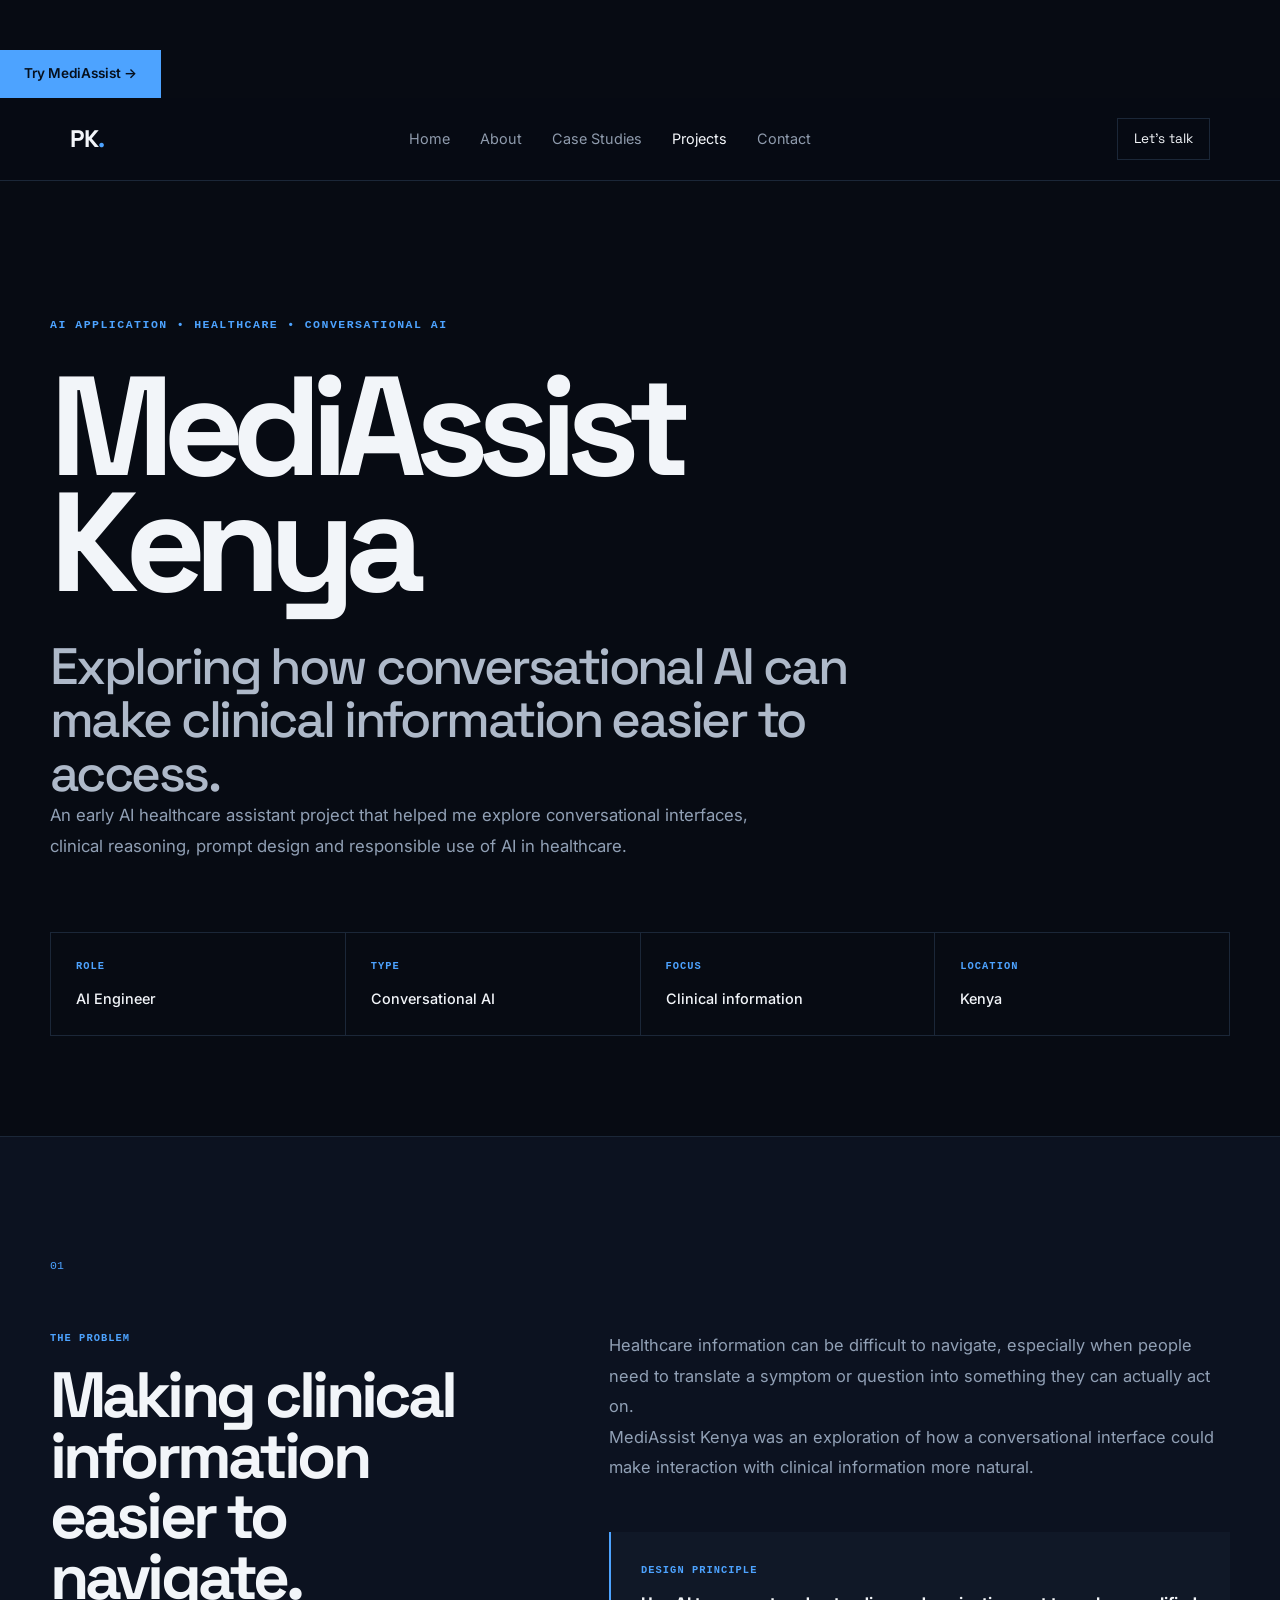
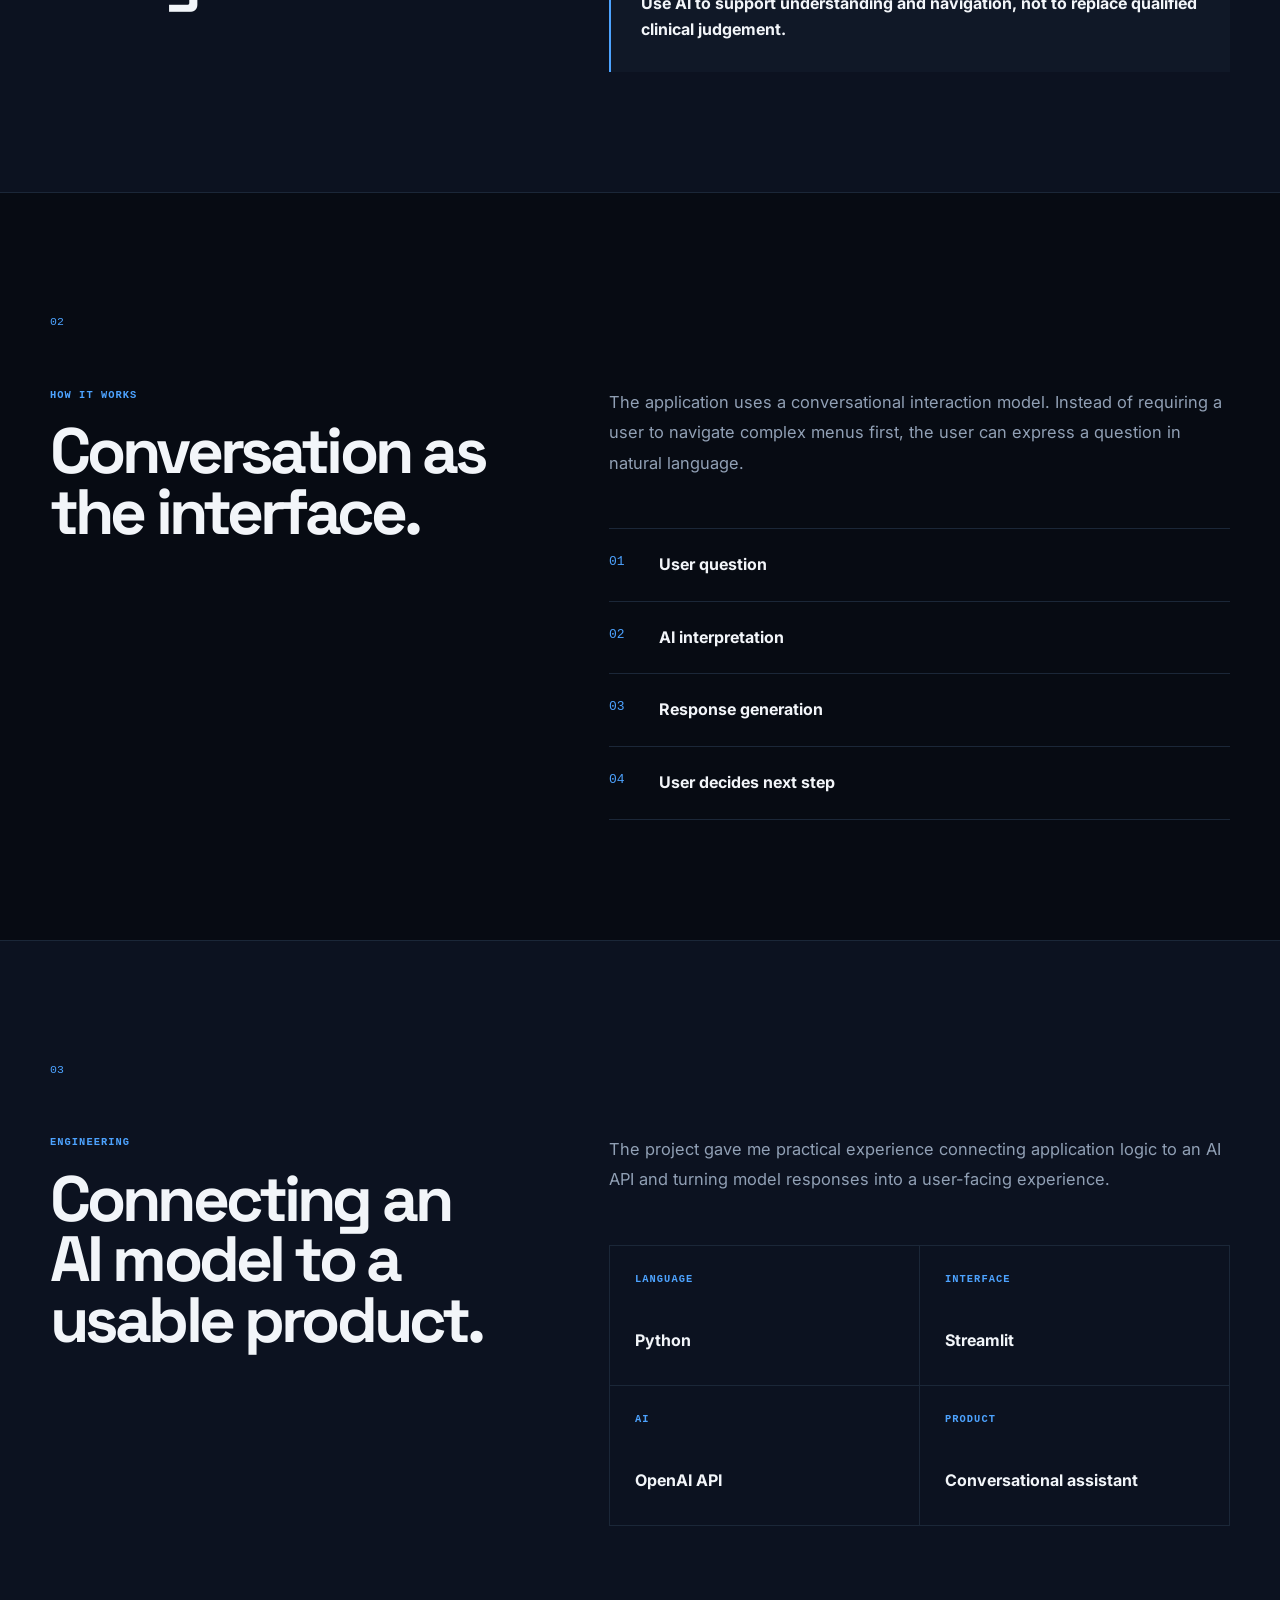
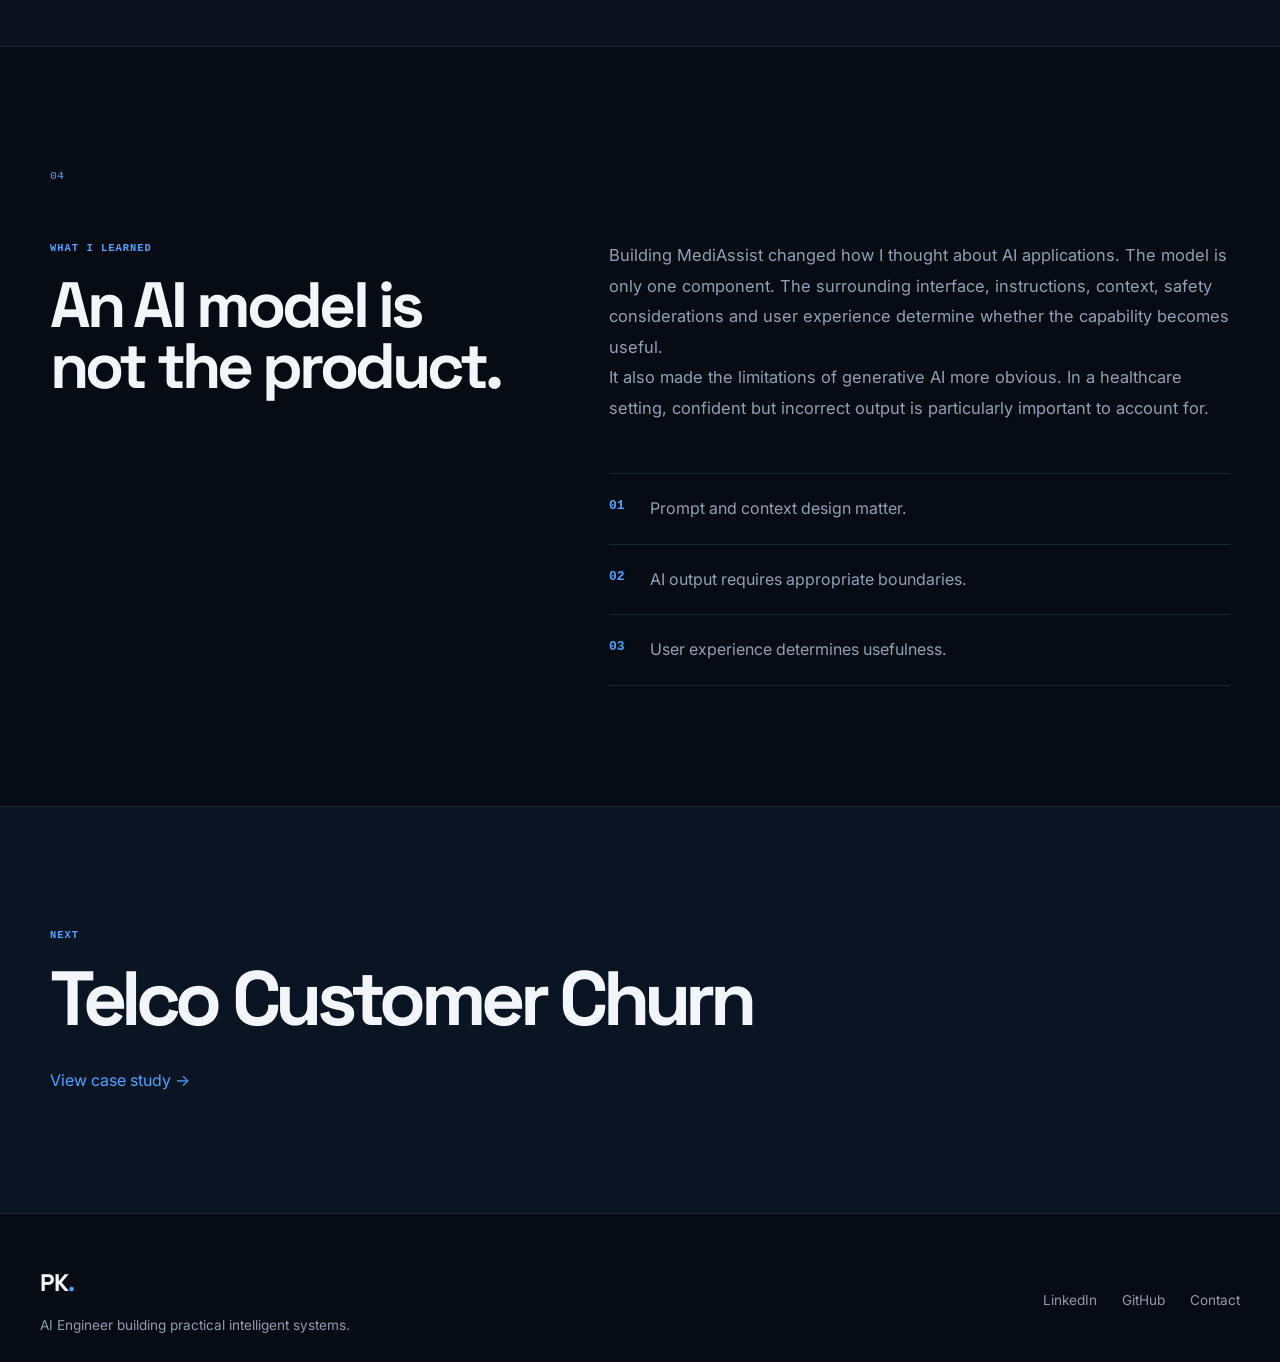
<file: mediassist.html>
<!DOCTYPE html>
<html lang="en">

<head>

    <meta charset="UTF-8">
    <meta name="viewport" content="width=device-width, initial-scale=1.0">

    <title>MediAssist Kenya | Purity Kirimi</title>

    <meta
        name="description"
        content="MediAssist Kenya AI healthcare assistant case study by Purity Kirimi."
    >
     <div class="project-actions">

    <a
        href="https://huggingface.co/spaces/Purityk/mediassist"
        target="_blank"
        rel="noopener"
        class="primary-button"
    >
        Try MediAssist →
    </a>

</div>
  
    <link rel="preconnect" href="https://fonts.googleapis.com">
    <link rel="preconnect" href="https://fonts.gstatic.com" crossorigin>
    <link href="https://fonts.googleapis.com/css2?family=Space+Grotesk:wght@500;600;700&family=Inter:wght@400;500;600&display=swap" rel="stylesheet">
    <link rel="stylesheet" href="style.css">
    <link rel="stylesheet" href="mediassist.css">

</head>

<body>

<header class="site-header">

    <nav class="navbar">

        <a href="index.html" class="logo">
            PK<span>.</span>
        </a>
        <button class="nav-toggle" aria-label="Toggle menu" aria-expanded="false" aria-controls="nav-links">
            <span></span>
        </button>

        <div class="nav-links" id="nav-links">
            <a href="index.html">Home</a>
            <a href="about.html">About</a>
            <a href="case-studies.html">Case Studies</a>
            <a href="projects.html" class="active">Projects</a>
            <a href="contact.html">Contact</a>
        </div>

        <a href="contact.html" class="nav-cta">
            Let's talk
        </a>

    </nav>

</header>


<main>

<section class="ai-hero">

    <div class="ai-container">

        <div class="ai-eyebrow">
            AI APPLICATION
            <span>•</span>
            HEALTHCARE
            <span>•</span>
            CONVERSATIONAL AI
        </div>

        <h1>
            MediAssist<br>
            Kenya
        </h1>

        <h2>
            Exploring how conversational AI can make clinical
            information easier to access.
        </h2>

        <p class="ai-lead">
            An early AI healthcare assistant project that helped me
            explore conversational interfaces, clinical reasoning,
            prompt design and responsible use of AI in healthcare.
        </p>

        <div class="ai-meta">

            <div>
                <span>ROLE</span>
                <strong>AI Engineer</strong>
            </div>

            <div>
                <span>TYPE</span>
                <strong>Conversational AI</strong>
            </div>

            <div>
                <span>FOCUS</span>
                <strong>Clinical information</strong>
            </div>

            <div>
                <span>LOCATION</span>
                <strong>Kenya</strong>
            </div>

        </div>

    </div>

</section>


<section class="ai-section ai-dark">

    <div class="ai-container">

        <div class="ai-number">01</div>

        <div class="ai-grid">

            <div class="ai-title">

                <p>THE PROBLEM</p>

                <h2>
                    Making clinical
                    information easier to navigate.
                </h2>

            </div>

            <div class="ai-content">

                <p>
                    Healthcare information can be difficult to navigate,
                    especially when people need to translate a symptom
                    or question into something they can actually act on.
                </p>

                <p>
                    MediAssist Kenya was an exploration of how a
                    conversational interface could make interaction with
                    clinical information more natural.
                </p>

                <div class="ai-callout">

                    <span>DESIGN PRINCIPLE</span>

                    <strong>
                        Use AI to support understanding and navigation,
                        not to replace qualified clinical judgement.
                    </strong>

                </div>

            </div>

        </div>

    </div>

</section>


<section class="ai-section">

    <div class="ai-container">

        <div class="ai-number">02</div>

        <div class="ai-grid">

            <div class="ai-title">

                <p>HOW IT WORKS</p>

                <h2>
                    Conversation as
                    the interface.
                </h2>

            </div>

            <div class="ai-content">

                <p>
                    The application uses a conversational interaction
                    model. Instead of requiring a user to navigate
                    complex menus first, the user can express a question
                    in natural language.
                </p>

                <div class="flow">

                    <div>
                        <span>01</span>
                        <strong>User question</strong>
                    </div>

                    <div>
                        <span>02</span>
                        <strong>AI interpretation</strong>
                    </div>

                    <div>
                        <span>03</span>
                        <strong>Response generation</strong>
                    </div>

                    <div>
                        <span>04</span>
                        <strong>User decides next step</strong>
                    </div>

                </div>

            </div>

        </div>

    </div>

</section>


<section class="ai-section ai-dark">

    <div class="ai-container">

        <div class="ai-number">03</div>

        <div class="ai-grid">

            <div class="ai-title">

                <p>ENGINEERING</p>

                <h2>
                    Connecting an AI
                    model to a usable product.
                </h2>

            </div>

            <div class="ai-content">

                <p>
                    The project gave me practical experience connecting
                    application logic to an AI API and turning model
                    responses into a user-facing experience.
                </p>

                <div class="stack-grid">

                    <div>
                        <span>LANGUAGE</span>
                        <strong>Python</strong>
                    </div>

                    <div>
                        <span>INTERFACE</span>
                        <strong>Streamlit</strong>
                    </div>

                    <div>
                        <span>AI</span>
                        <strong>OpenAI API</strong>
                    </div>

                    <div>
                        <span>PRODUCT</span>
                        <strong>Conversational assistant</strong>
                    </div>

                </div>

            </div>

        </div>

    </div>

</section>


<section class="ai-section">

    <div class="ai-container">

        <div class="ai-number">04</div>

        <div class="ai-grid">

            <div class="ai-title">

                <p>WHAT I LEARNED</p>

                <h2>
                    An AI model is
                    not the product.
                </h2>

            </div>

            <div class="ai-content">

                <p>
                    Building MediAssist changed how I thought about
                    AI applications. The model is only one component.
                    The surrounding interface, instructions, context,
                    safety considerations and user experience determine
                    whether the capability becomes useful.
                </p>

                <p>
                    It also made the limitations of generative AI more
                    obvious. In a healthcare setting, confident but
                    incorrect output is particularly important to
                    account for.
                </p>

                <div class="learning-grid">

                    <div>
                        <strong>01</strong>
                        <span>Prompt and context design matter.</span>
                    </div>

                    <div>
                        <strong>02</strong>
                        <span>AI output requires appropriate boundaries.</span>
                    </div>

                    <div>
                        <strong>03</strong>
                        <span>User experience determines usefulness.</span>
                    </div>

                </div>

            </div>

        </div>

    </div>

</section>


<section class="ai-next">

    <div class="ai-container">

        <p>NEXT</p>

        <h2>
            Telco Customer Churn
        </h2>

        <a href="telco.html">
            View case study →
        </a>

    </div>

</section>

</main>


<footer>

    <div class="footer-content">

        <div>
            <a href="index.html" class="logo">
                PK<span>.</span>
            </a>

            <p>
                AI Engineer building practical intelligent systems.
            </p>
        </div>

        <div class="footer-links">

            <a href="https://www.linkedin.com/in/purity-karwitha-9357a41b6">
                LinkedIn
            </a>

            <a href="https://github.com/pkirimi">
                GitHub
            </a>

            <a href="contact.html">
                Contact
            </a>

        </div>

    </div>

</footer>

<script src="main.js"></script>
</body>
</html>
</file>
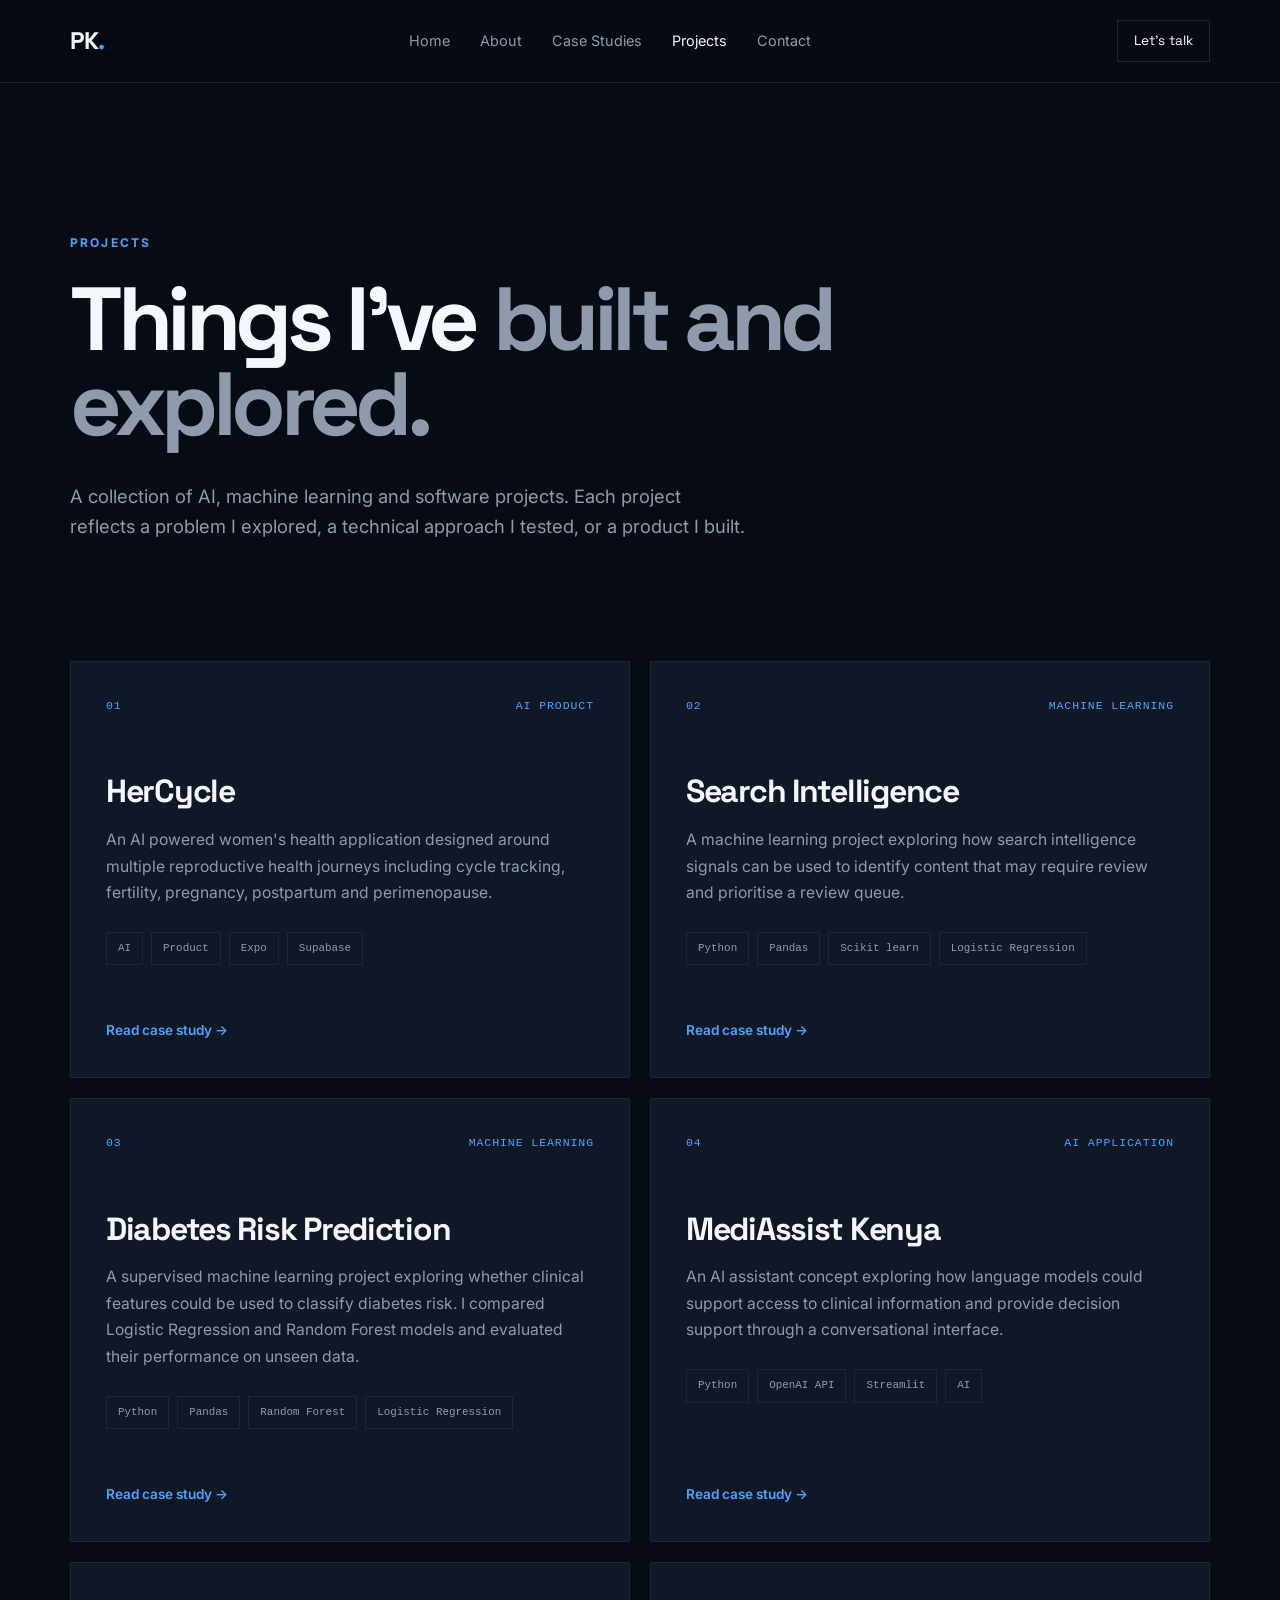
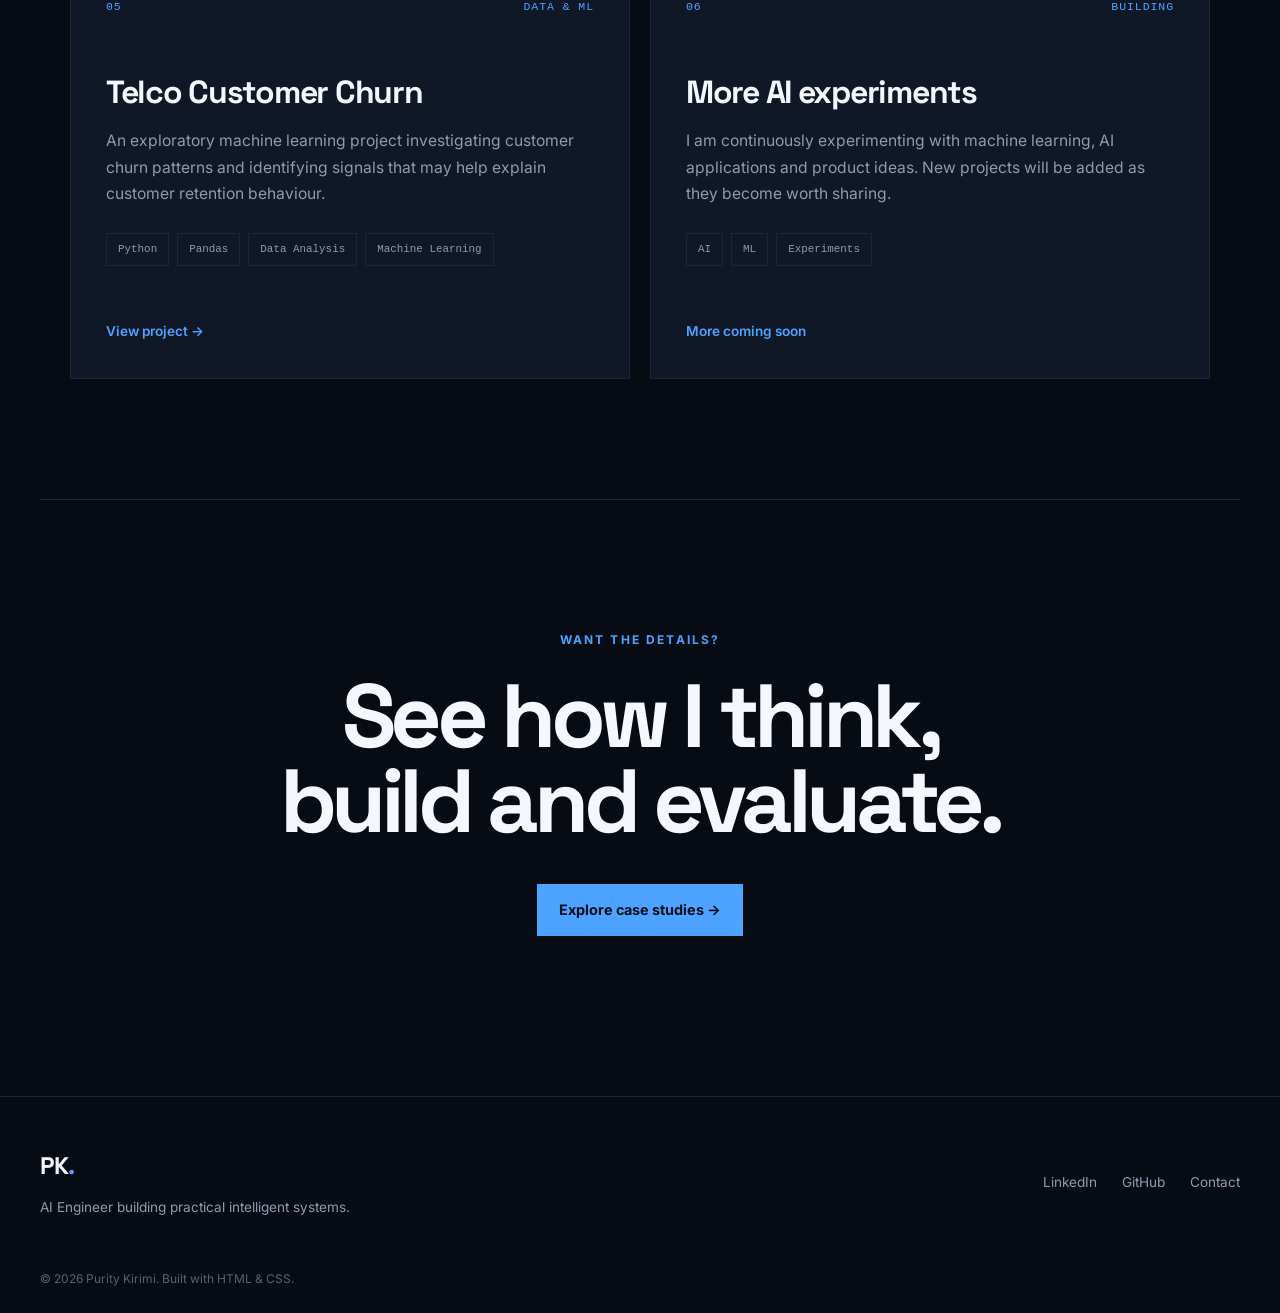
<file: projects.html>
<!DOCTYPE html>
<html lang="en">

<head>
    <meta name="description" content="AI and machine learning projects built by Purity Kirimi, including practical AI applications and intelligent systems.">
<meta name="author" content="Purity Kirimi">
<meta property="og:title" content="Projects | Purity Kirimi">
<meta property="og:description" content="Explore AI, machine learning and product engineering projects by Purity Kirimi.">
<meta property="og:type" content="website">
    <meta charset="UTF-8">
    <meta name="viewport" content="width=device-width, initial-scale=1.0">
    <!-- Google Analytics -->
<script async src="https://www.googletagmanager.com/gtag/js?id=G-0EHYHTBVKL"></script>
<script>
  window.dataLayer = window.dataLayer || [];
  function gtag(){dataLayer.push(arguments);}
  gtag('js', new Date());

  gtag('config', 'G-0EHYHTBVKL');
</script>

    <title>Projects | Purity Kirimi</title>

    <meta name="description"
        content="AI, machine learning and software projects by Purity Kirimi.">

    <link rel="preconnect" href="https://fonts.googleapis.com">
    <link rel="preconnect" href="https://fonts.gstatic.com" crossorigin>
    <link href="https://fonts.googleapis.com/css2?family=Space+Grotesk:wght@500;600;700&family=Inter:wght@400;500;600&display=swap" rel="stylesheet">
    <link rel="stylesheet" href="style.css">
</head>

<body>

<header class="site-header">

    <nav class="navbar">

        <a href="index.html" class="logo">
            PK<span>.</span>
        </a>
        <button class="nav-toggle" aria-label="Toggle menu" aria-expanded="false" aria-controls="nav-links">
            <span></span>
        </button>

        <div class="nav-links" id="nav-links">
            <a href="index.html">Home</a>
            <a href="about.html">About</a>
            <a href="case-studies.html">Case Studies</a>
            <a href="projects.html" class="active">Projects</a>
            <a href="contact.html">Contact</a>
        </div>

        <a href="contact.html" class="nav-cta">
            Let's talk
        </a>

    </nav>

</header>


<main>

<section class="page-hero">

    <p class="eyebrow">
        PROJECTS
    </p>

    <h1>
        Things I've
        <span>built and explored.</span>
    </h1>

    <p class="page-intro">
        A collection of AI, machine learning and software projects.
        Each project reflects a problem I explored, a technical
        approach I tested, or a product I built.
    </p>

</section>


<section class="project-grid">


    <!-- HERCYCLE -->

    <article class="project-card">

        <div class="project-thumb" style="background-image: url('https://d8j0ntlcm91z4.cloudfront.net/user_3E4Qc42rgJA22dBGSmIKr0z6BT1/hf_20260902_141254_83f27439-2e3b-46b4-8778-837a75768482.png');"></div>

        <div class="project-top">
            <span>01</span>
            <span>AI PRODUCT</span>
        </div>

        <h2>HerCycle</h2>

        <p>
            An AI powered women's health application designed around
            multiple reproductive health journeys including cycle
            tracking, fertility, pregnancy, postpartum and
            perimenopause.
        </p>

        <div class="tags">
            <span>AI</span>
            <span>Product</span>
            <span>Expo</span>
            <span>Supabase</span>
        </div>

        <a href="case-studies.html" class="text-link">
            Read case study →
        </a>

    </article>


    <!-- FLYRANK -->

    <article class="project-card">

        <div class="project-thumb" style="background-image: url('https://d8j0ntlcm91z4.cloudfront.net/user_3E4Qc42rgJA22dBGSmIKr0z6BT1/hf_20260902_141254_2fcabe67-8af0-486a-8585-0c144b6f8ec4.png');"></div>

        <div class="project-top">
            <span>02</span>
            <span>MACHINE LEARNING</span>
        </div>

        <h2>Search Intelligence</h2>

        <p>
            A machine learning project exploring how search
            intelligence signals can be used to identify content
            that may require review and prioritise a review queue.
        </p>

        <div class="tags">
            <span>Python</span>
            <span>Pandas</span>
            <span>Scikit learn</span>
            <span>Logistic Regression</span>
        </div>

       <a href="flyrank.html" class="text-link">
    Read case study →
      </a>

    </article>


    <!-- DIABETES -->

    <article class="project-card">

        <div class="project-thumb" style="background-image: url('https://d8j0ntlcm91z4.cloudfront.net/user_3E4Qc42rgJA22dBGSmIKr0z6BT1/hf_20260902_141253_b492878e-f806-4ca5-a02b-75c6d16d89ee.png');"></div>

        <div class="project-top">
            <span>03</span>
            <span>MACHINE LEARNING</span>
        </div>

        <h2>Diabetes Risk Prediction</h2>

        <p>
            A supervised machine learning project exploring whether
            clinical features could be used to classify diabetes risk.
            I compared Logistic Regression and Random Forest models
            and evaluated their performance on unseen data.
        </p>

        <div class="tags">
            <span>Python</span>
            <span>Pandas</span>
            <span>Random Forest</span>
            <span>Logistic Regression</span>
        </div>

        <a href="diabetes.html" class="text-link">
            Read case study →
        </a>

    </article>


    <!-- MEDIASSIST -->

    <article class="project-card">

        <div class="project-thumb" style="background-image: url('https://d8j0ntlcm91z4.cloudfront.net/user_3E4Qc42rgJA22dBGSmIKr0z6BT1/hf_20260902_141253_c9a276c1-1107-4b8b-91e2-895a897d0ae5.png');"></div>

        <div class="project-top">
            <span>04</span>
            <span>AI APPLICATION</span>
        </div>

        <h2>MediAssist Kenya</h2>

        <p>
            An AI assistant concept exploring how language models
            could support access to clinical information and provide
            decision support through a conversational interface.
        </p>

        <div class="tags">
            <span>Python</span>
            <span>OpenAI API</span>
            <span>Streamlit</span>
            <span>AI</span>
        </div>

        <a href="mediassist.html" class="text-link">
            Read case study →
        </a>

    </article>


    <!-- TELCO -->

    <article class="project-card">

        <div class="project-thumb" style="background-image: url('https://d8j0ntlcm91z4.cloudfront.net/user_3E4Qc42rgJA22dBGSmIKr0z6BT1/hf_20260902_141254_83f27439-2e3b-46b4-8778-837a75768482.png');"></div>

        <div class="project-top">
            <span>05</span>
            <span>DATA & ML</span>
        </div>

        <h2>Telco Customer Churn</h2>

        <p>
            An exploratory machine learning project investigating
            customer churn patterns and identifying signals that may
            help explain customer retention behaviour.
        </p>

        <div class="tags">
            <span>Python</span>
            <span>Pandas</span>
            <span>Data Analysis</span>
            <span>Machine Learning</span>
        </div>

        <a href="telco.html"
           target="_blank"
           class="text-link">
            View project →
        </a>

    </article>


    <!-- COMING SOON -->

    <article class="project-card coming-soon">

        <div class="project-top">
            <span>06</span>
            <span>BUILDING</span>
        </div>

        <h2>More AI experiments</h2>

        <p>
            I am continuously experimenting with machine learning,
            AI applications and product ideas. New projects will be
            added as they become worth sharing.
        </p>

        <div class="tags">
            <span>AI</span>
            <span>ML</span>
            <span>Experiments</span>
        </div>

        <span class="text-link">
            More coming soon
        </span>

    </article>


</section>


<section class="final-cta">

    <p class="eyebrow">
        WANT THE DETAILS?
    </p>

    <h2>
        See how I think,
        build and evaluate.
    </h2>

    <a href="case-studies.html"
       class="button primary">
        Explore case studies →
    </a>

</section>

</main>


<footer>

    <div class="footer-content">

        <div>

            <a href="index.html" class="logo">
                PK<span>.</span>
            </a>

            <p>
                AI Engineer building practical intelligent systems.
            </p>

        </div>


        <div class="footer-links">

            <a href="https://www.linkedin.com/in/purity-karwitha-9357a41b6"
               target="_blank">
                LinkedIn
            </a>

            <a href="https://github.com/pkirimi"
               target="_blank">
                GitHub
            </a>

            <a href="contact.html">
                Contact
            </a>

        </div>

    </div>


    <p class="copyright">
        © 2026 Purity Kirimi. Built with HTML & CSS.
    </p>

</footer>

<script src="main.js"></script>
</body>

</html>
</file>
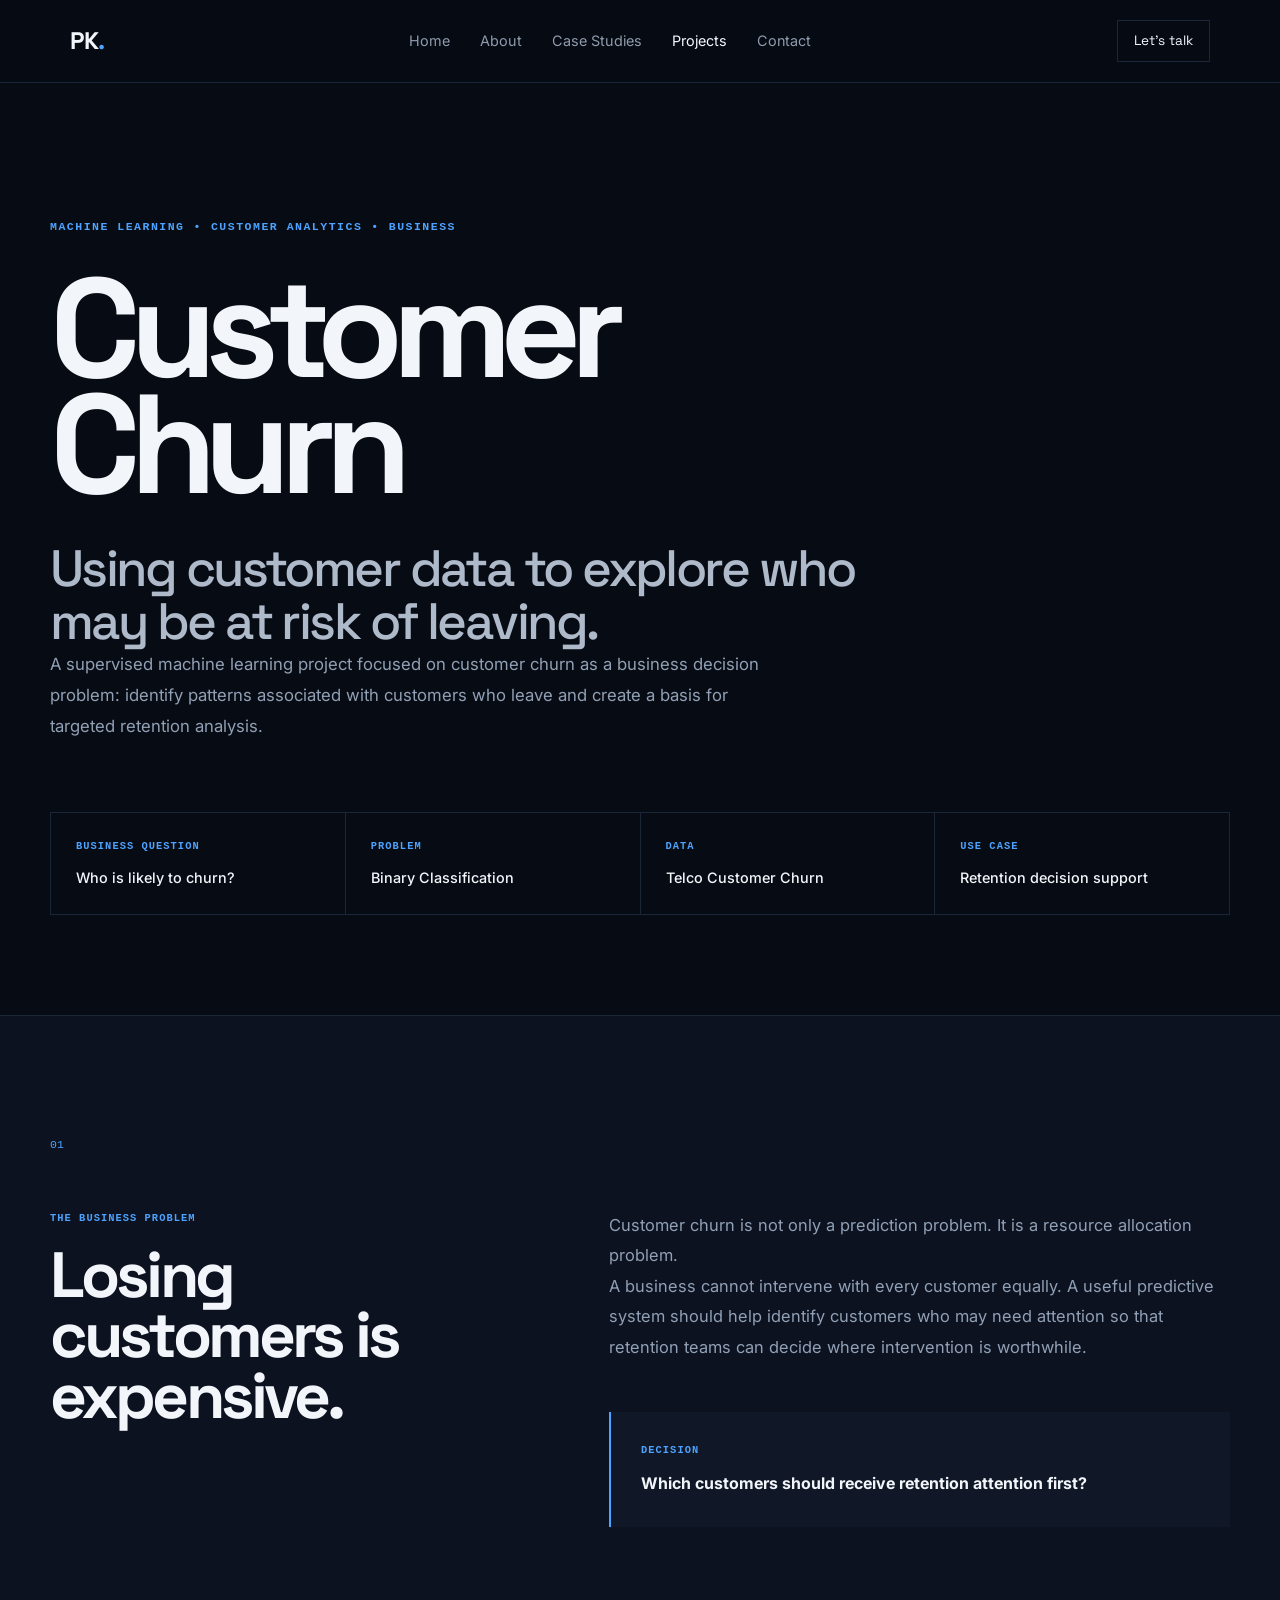
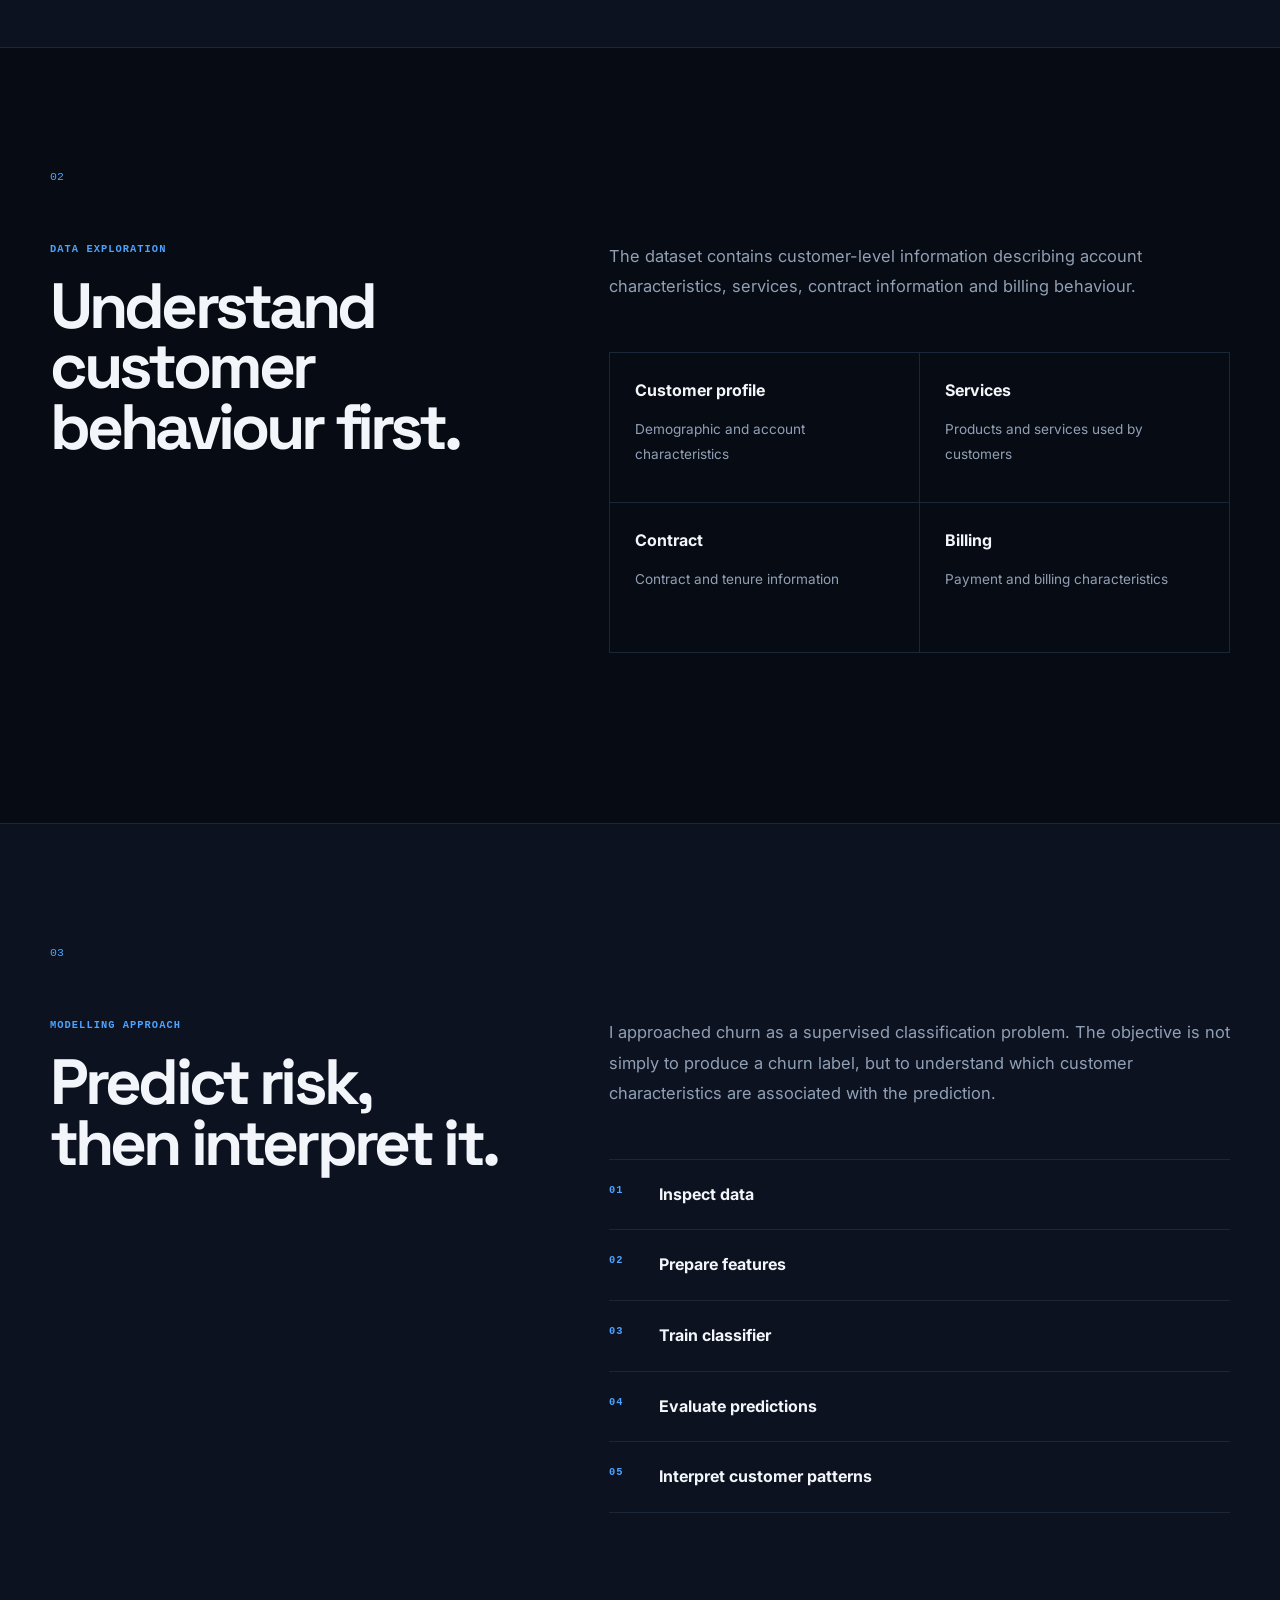
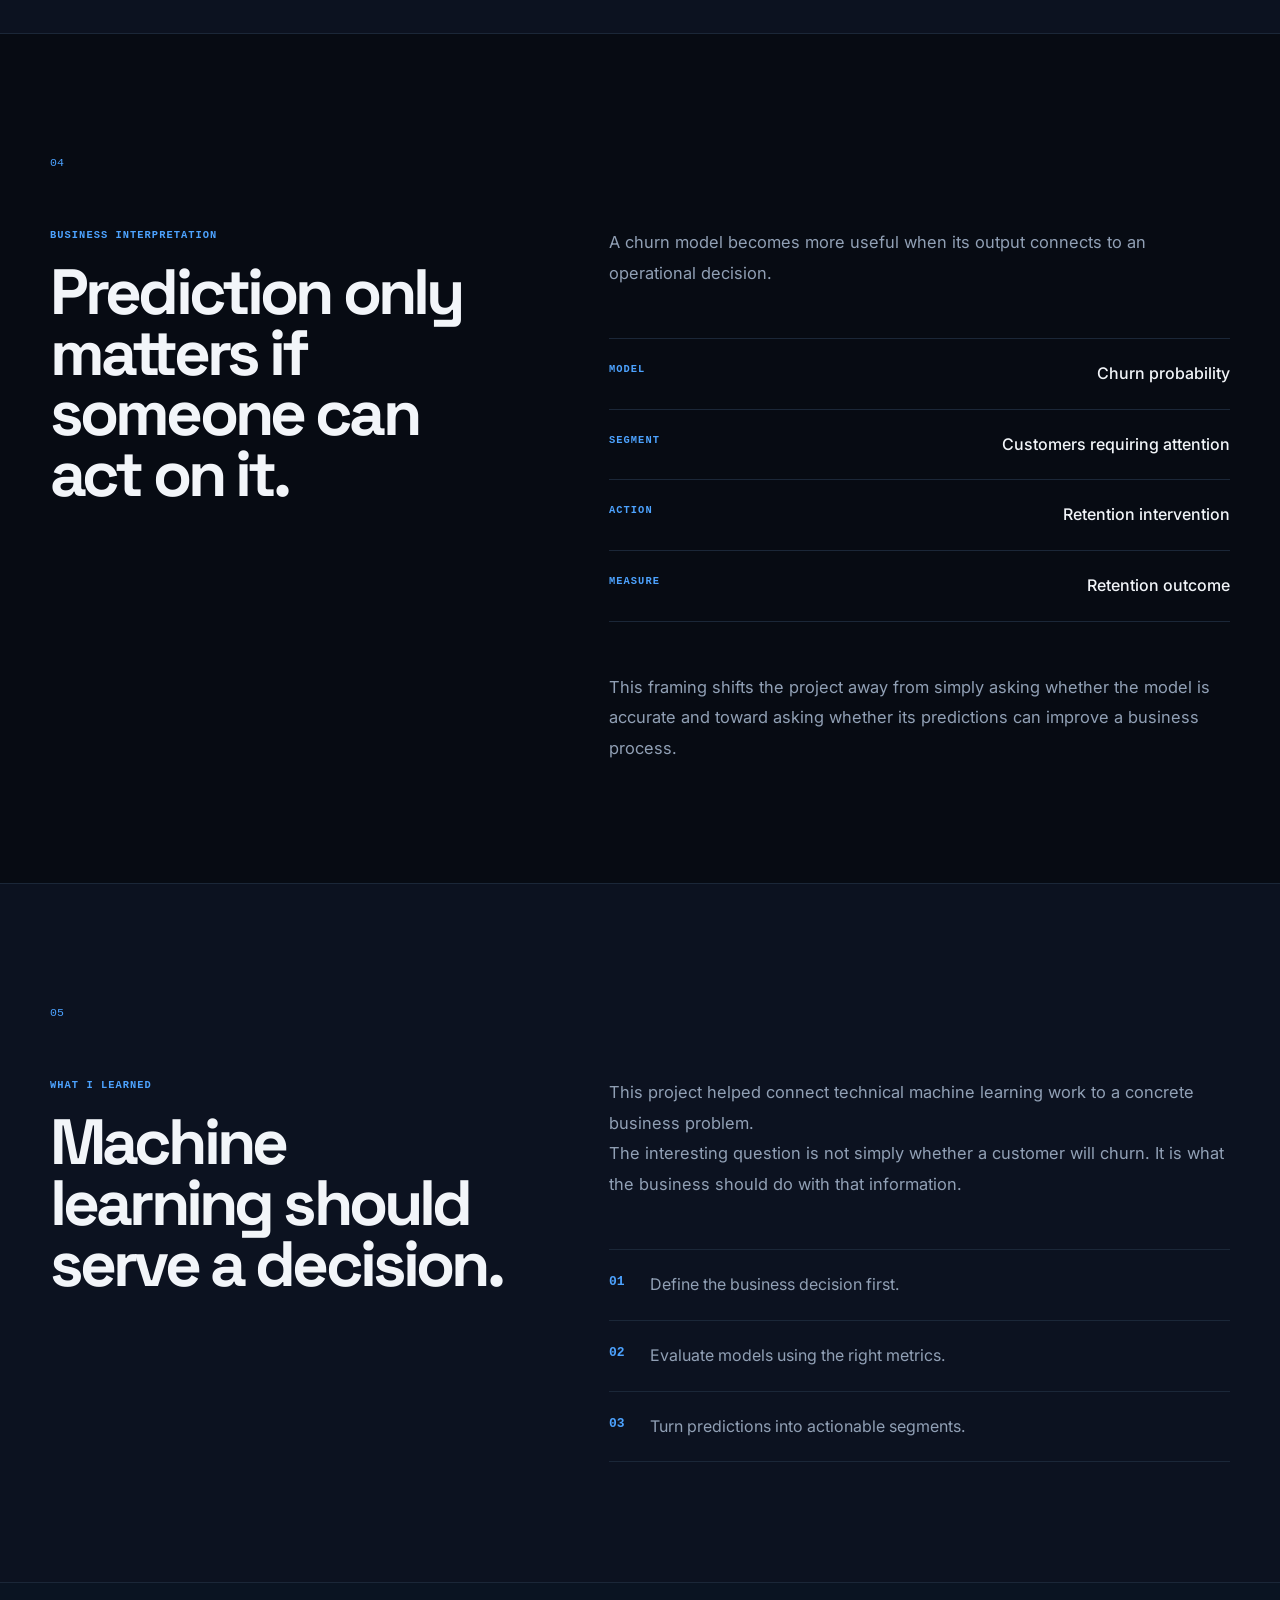
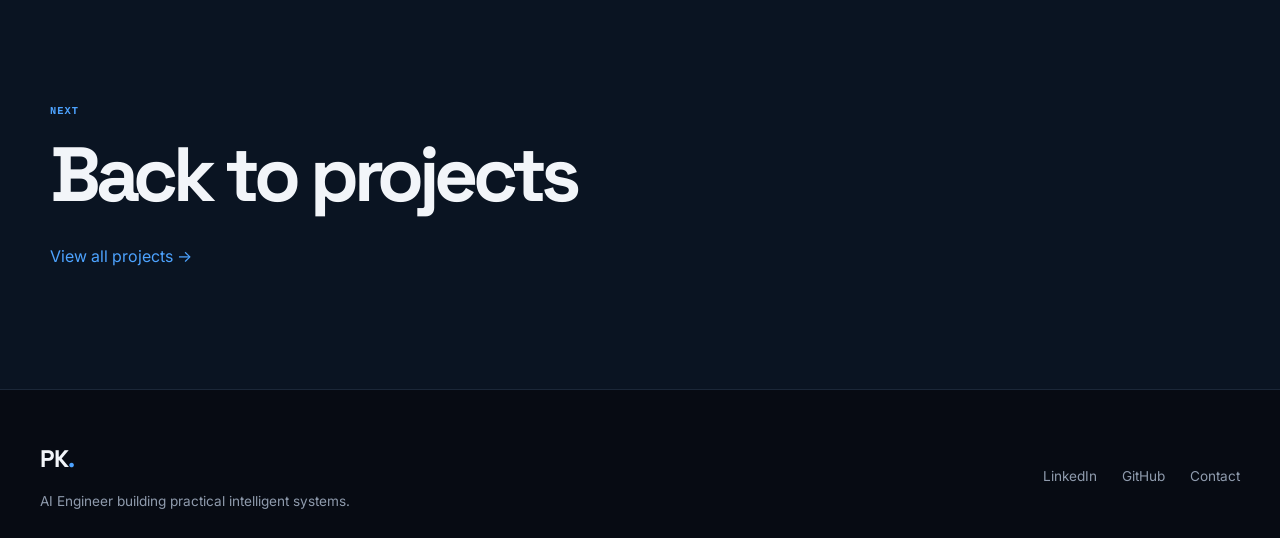
<file: telco.html>
<!DOCTYPE html>
<html lang="en">

<head>

    <meta charset="UTF-8">
    <meta name="viewport" content="width=device-width, initial-scale=1.0">

    <title>Telco Customer Churn | Purity Kirimi</title>

    <meta
        name="description"
        content="Customer churn machine learning case study by Purity Kirimi."
    >

    <link rel="preconnect" href="https://fonts.googleapis.com">
    <link rel="preconnect" href="https://fonts.gstatic.com" crossorigin>
    <link href="https://fonts.googleapis.com/css2?family=Space+Grotesk:wght@500;600;700&family=Inter:wght@400;500;600&display=swap" rel="stylesheet">
    <link rel="stylesheet" href="style.css">
    <link rel="stylesheet" href="telco.css">

</head>

<body>

<header class="site-header">

    <nav class="navbar">

        <a href="index.html" class="logo">
            PK<span>.</span>
        </a>
        <button class="nav-toggle" aria-label="Toggle menu" aria-expanded="false" aria-controls="nav-links">
            <span></span>
        </button>

        <div class="nav-links" id="nav-links">

            <a href="index.html">Home</a>
            <a href="about.html">About</a>
            <a href="case-studies.html">Case Studies</a>
            <a href="projects.html" class="active">Projects</a>
            <a href="contact.html">Contact</a>

        </div>

        <a href="contact.html" class="nav-cta">
            Let's talk
        </a>

    </nav>

</header>


<main>

<section class="churn-hero">

    <div class="churn-container">

        <div class="churn-eyebrow">
            MACHINE LEARNING
            <span>•</span>
            CUSTOMER ANALYTICS
            <span>•</span>
            BUSINESS
        </div>

        <h1>
            Customer<br>
            Churn
        </h1>

        <h2>
            Using customer data to explore who may be at risk of leaving.
        </h2>

        <p class="churn-lead">
            A supervised machine learning project focused on customer
            churn as a business decision problem: identify patterns
            associated with customers who leave and create a basis for
            targeted retention analysis.
        </p>

        <div class="churn-meta">

            <div>
                <span>BUSINESS QUESTION</span>
                <strong>Who is likely to churn?</strong>
            </div>

            <div>
                <span>PROBLEM</span>
                <strong>Binary Classification</strong>
            </div>

            <div>
                <span>DATA</span>
                <strong>Telco Customer Churn</strong>
            </div>

            <div>
                <span>USE CASE</span>
                <strong>Retention decision support</strong>
            </div>

        </div>

    </div>

</section>


<section class="churn-section churn-dark">

    <div class="churn-container">

        <div class="churn-number">01</div>

        <div class="churn-grid">

            <div class="churn-title">

                <p>THE BUSINESS PROBLEM</p>

                <h2>
                    Losing customers
                    is expensive.
                </h2>

            </div>

            <div class="churn-content">

                <p>
                    Customer churn is not only a prediction problem.
                    It is a resource allocation problem.
                </p>

                <p>
                    A business cannot intervene with every customer
                    equally. A useful predictive system should help
                    identify customers who may need attention so that
                    retention teams can decide where intervention
                    is worthwhile.
                </p>

                <div class="churn-callout">

                    <span>DECISION</span>

                    <strong>
                        Which customers should receive retention
                        attention first?
                    </strong>

                </div>

            </div>

        </div>

    </div>

</section>


<section class="churn-section">

    <div class="churn-container">

        <div class="churn-number">02</div>

        <div class="churn-grid">

            <div class="churn-title">

                <p>DATA EXPLORATION</p>

                <h2>
                    Understand customer
                    behaviour first.
                </h2>

            </div>

            <div class="churn-content">

                <p>
                    The dataset contains customer-level information
                    describing account characteristics, services,
                    contract information and billing behaviour.
                </p>

                <div class="churn-data">

                    <div>
                        <strong>Customer profile</strong>
                        <span>Demographic and account characteristics</span>
                    </div>

                    <div>
                        <strong>Services</strong>
                        <span>Products and services used by customers</span>
                    </div>

                    <div>
                        <strong>Contract</strong>
                        <span>Contract and tenure information</span>
                    </div>

                    <div>
                        <strong>Billing</strong>
                        <span>Payment and billing characteristics</span>
                    </div>

                </div>

            </div>

        </div>

    </div>

</section>


<section class="churn-section churn-dark">

    <div class="churn-container">

        <div class="churn-number">03</div>

        <div class="churn-grid">

            <div class="churn-title">

                <p>MODELLING APPROACH</p>

                <h2>
                    Predict risk,
                    then interpret it.
                </h2>

            </div>

            <div class="churn-content">

                <p>
                    I approached churn as a supervised classification
                    problem. The objective is not simply to produce
                    a churn label, but to understand which customer
                    characteristics are associated with the prediction.
                </p>

                <div class="churn-process">

                    <div>
                        <span>01</span>
                        <strong>Inspect data</strong>
                    </div>

                    <div>
                        <span>02</span>
                        <strong>Prepare features</strong>
                    </div>

                    <div>
                        <span>03</span>
                        <strong>Train classifier</strong>
                    </div>

                    <div>
                        <span>04</span>
                        <strong>Evaluate predictions</strong>
                    </div>

                    <div>
                        <span>05</span>
                        <strong>Interpret customer patterns</strong>
                    </div>

                </div>

            </div>

        </div>

    </div>

</section>


<section class="churn-section">

    <div class="churn-container">

        <div class="churn-number">04</div>

        <div class="churn-grid">

            <div class="churn-title">

                <p>BUSINESS INTERPRETATION</p>

                <h2>
                    Prediction only matters
                    if someone can act on it.
                </h2>

            </div>

            <div class="churn-content">

                <p>
                    A churn model becomes more useful when its output
                    connects to an operational decision.
                </p>

                <div class="decision-flow">

                    <div>
                        <span>MODEL</span>
                        <strong>Churn probability</strong>
                    </div>

                    <div>
                        <span>SEGMENT</span>
                        <strong>Customers requiring attention</strong>
                    </div>

                    <div>
                        <span>ACTION</span>
                        <strong>Retention intervention</strong>
                    </div>

                    <div>
                        <span>MEASURE</span>
                        <strong>Retention outcome</strong>
                    </div>

                </div>

                <p>
                    This framing shifts the project away from simply
                    asking whether the model is accurate and toward
                    asking whether its predictions can improve a
                    business process.
                </p>

            </div>

        </div>

    </div>

</section>


<section class="churn-section churn-dark">

    <div class="churn-container">

        <div class="churn-number">05</div>

        <div class="churn-grid">

            <div class="churn-title">

                <p>WHAT I LEARNED</p>

                <h2>
                    Machine learning
                    should serve a decision.
                </h2>

            </div>

            <div class="churn-content">

                <p>
                    This project helped connect technical machine
                    learning work to a concrete business problem.
                </p>

                <p>
                    The interesting question is not simply whether
                    a customer will churn. It is what the business
                    should do with that information.
                </p>

                <div class="churn-learning">

                    <div>
                        <strong>01</strong>
                        <span>Define the business decision first.</span>
                    </div>

                    <div>
                        <strong>02</strong>
                        <span>Evaluate models using the right metrics.</span>
                    </div>

                    <div>
                        <strong>03</strong>
                        <span>Turn predictions into actionable segments.</span>
                    </div>

                </div>

            </div>

        </div>

    </div>

</section>


<section class="churn-next">

    <div class="churn-container">

        <p>NEXT</p>

        <h2>
            Back to projects
        </h2>

        <a href="projects.html">
            View all projects →
        </a>

    </div>

</section>

</main>


<footer>

    <div class="footer-content">

        <div>

            <a href="index.html" class="logo">
                PK<span>.</span>
            </a>

            <p>
                AI Engineer building practical intelligent systems.
            </p>

        </div>

        <div class="footer-links">

            <a href="https://www.linkedin.com/in/purity-karwitha-9357a41b6">
                LinkedIn
            </a>

            <a href="https://github.com/pkirimi">
                GitHub
            </a>

            <a href="contact.html">
                Contact
            </a>

        </div>

    </div>

</footer>

<script src="main.js"></script>
</body>
</html>
</file>
<file: style.css>
* {
    margin: 0;
    padding: 0;
    box-sizing: border-box;
}

:root {
    --bg: #070B14;
    --bg-light: #0C1220;
    --card: #101827;
    --card-hover: #131F32;

    --text: #F4F7FB;
    --muted: #8F9BAD;

    --blue: #4DA3FF;
    --blue-light: #82C2FF;

    --border: #1B2738;

    --max-width: 1200px;
}

html {
    scroll-behavior: smooth;
}

body {
    font-family: "Inter", Arial, Helvetica, sans-serif;
    background: var(--bg);
    color: var(--text);
    line-height: 1.6;
}

h1, h2, h3, h4,
.logo, .hero-buttons .button, .nav-cta {
    font-family: "Space Grotesk", "Inter", Arial, sans-serif;
}

a {
    color: inherit;
    text-decoration: none;
}


/* SKIP LINK */

.skip-link {
    position: absolute;
    top: -60px;
    left: 20px;
    z-index: 200;
    background: var(--blue);
    color: var(--bg);
    padding: 10px 18px;
    font-weight: 700;
    font-size: 0.85rem;
    border-radius: 4px;
    transition: top 0.2s ease;
}

.skip-link:focus {
    top: 20px;
}


/* HEADER */

.site-header {
    border-bottom: 1px solid var(--border);
    position: sticky;
    top: 0;
    z-index: 100;
    background: rgba(7, 11, 20, 0.92);
    backdrop-filter: blur(14px);
}

.navbar {
    max-width: var(--max-width);
    margin: auto;
    padding: 20px 30px;

    display: flex;
    align-items: center;
    justify-content: space-between;
}

.logo {
    font-size: 1.5rem;
    font-weight: 800;
    letter-spacing: -0.05em;
}

.logo span {
    color: var(--blue);
}

.nav-links {
    display: flex;
    gap: 30px;
}

.nav-links a {
    color: var(--muted);
    font-size: 0.9rem;
    transition: 0.2s;
}

.nav-links a:hover,
.nav-links .active {
    color: var(--text);
}

.nav-cta {
    border: 1px solid var(--border);
    padding: 9px 16px;
    font-size: 0.85rem;
}

.nav-cta:hover {
    border-color: var(--blue);
}

.nav-toggle {
    display: none;
    width: 34px;
    height: 34px;
    border: none;
    background: none;
    cursor: pointer;
    position: relative;
}

.nav-toggle span,
.nav-toggle span::before,
.nav-toggle span::after {
    position: absolute;
    left: 6px;
    right: 6px;
    height: 2px;
    background: var(--text);
    transition: transform 0.25s ease, opacity 0.2s ease, top 0.25s ease;
}

.nav-toggle span {
    top: 16px;
}

.nav-toggle span::before {
    content: "";
    top: -8px;
}

.nav-toggle span::after {
    content: "";
    top: 8px;
}

.site-header.nav-open .nav-toggle span {
    background: transparent;
}

.site-header.nav-open .nav-toggle span::before {
    top: 0;
    transform: rotate(45deg);
}

.site-header.nav-open .nav-toggle span::after {
    top: 0;
    transform: rotate(-45deg);
}


/* GENERAL */

main {
    overflow: hidden;
}

.hero,
.intro-section,
.work-section,
.capabilities-section,
.final-cta {
    max-width: var(--max-width);
    margin: auto;
    padding-left: 30px;
    padding-right: 30px;
}

.eyebrow {
    color: var(--blue);
    font-size: 0.75rem;
    letter-spacing: 0.18em;
    font-weight: 700;
}

.section-label {
    color: var(--muted);
    font-size: 0.8rem;
    letter-spacing: 0.1em;
    text-transform: uppercase;
}

.section-label span {
    color: var(--blue);
    margin-right: 12px;
}


/* HERO */

.hero {
    min-height: 760px;

    display: grid;
    grid-template-columns: 1.2fr 0.8fr;
    align-items: center;
    gap: 60px;
}

.hero h1 {
    font-size: clamp(3.5rem, 7vw, 7rem);
    line-height: 0.95;
    letter-spacing: -0.06em;
    margin: 25px 0 35px;
}

.hero h1 span {
    display: block;
    color: var(--muted);
}

.hero-description {
    max-width: 650px;
    font-size: 1.2rem;
    color: var(--muted);
    margin-bottom: 35px;
}

.hero-buttons {
    display: flex;
    gap: 15px;
    flex-wrap: wrap;
}

.button {
    display: inline-block;
    padding: 14px 22px;
    font-size: 0.9rem;
    font-weight: 700;
    transition: 0.2s;
}

.button.primary {
    background: var(--blue);
    color: #06101E;
}

.button.primary:hover {
    background: var(--blue-light);
    transform: translateY(-2px);
}

.button.secondary {
    border: 1px solid var(--border);
    color: var(--text);
}

.button.secondary:hover {
    border-color: var(--blue);
}


/* HERO VISUAL */

.hero-visual {
    height: 430px;
    position: relative;

    display: flex;
    align-items: center;
    justify-content: center;
}

.code-card {
    width: 100%;
    max-width: 430px;
    background: var(--card);
    border: 1px solid var(--border);
    box-shadow: 0 30px 80px rgba(0, 0, 0, 0.45);
    position: relative;
    z-index: 2;
}

.window-bar {
    height: 40px;
    border-bottom: 1px solid var(--border);
    display: flex;
    align-items: center;
    gap: 7px;
    padding-left: 15px;
}

.window-bar span {
    width: 8px;
    height: 8px;
    border-radius: 50%;
    background: var(--border);
}

.code-content {
    padding: 30px;
    font-family: "Courier New", monospace;
    font-size: 0.85rem;
    color: #AFC0D5;
}

.code-keyword {
    color: var(--blue);
}

.code-function {
    color: #D9E8F7;
}

.indent {
    padding-left: 20px;
    margin-top: 12px;
}

.indent-two {
    padding-left: 40px;
    margin-top: 10px;
    color: var(--muted);
}

.hero-bg-image {
    position: absolute;
    inset: -40px;
    background-size: cover;
    background-position: center;
    opacity: 0.5;
    filter: saturate(1.1);
    z-index: 0;
    mask-image: radial-gradient(circle at center, black 40%, transparent 75%);
    -webkit-mask-image: radial-gradient(circle at center, black 40%, transparent 75%);
}

.orb {
    position: absolute;
    border-radius: 50%;
    filter: blur(60px);
    opacity: 0.35;
}

.orb-one {
    width: 220px;
    height: 220px;
    background: #1769AA;
    top: 30px;
    right: 20px;
}

.orb-two {
    width: 160px;
    height: 160px;
    background: #4338CA;
    bottom: 20px;
    left: 30px;
}


/* INTRO */

.intro-section {
    padding-top: 120px;
    padding-bottom: 140px;
    border-top: 1px solid var(--border);
}

.intro-grid {
    margin-top: 55px;

    display: grid;
    grid-template-columns: 1fr 1fr;
    gap: 100px;
}

.intro-grid h2 {
    font-size: clamp(2.5rem, 5vw, 4.5rem);
    line-height: 1;
    letter-spacing: -0.05em;
}

.intro-grid p {
    color: var(--muted);
    font-size: 1.05rem;
    margin-bottom: 25px;
}


/* WORK */

.work-section {
    padding-top: 100px;
    padding-bottom: 140px;
}

.section-heading {
    display: flex;
    justify-content: space-between;
    align-items: center;
    margin-bottom: 45px;
}

.section-heading > a {
    color: var(--blue);
    font-size: 0.85rem;
}

.work-grid {
    display: grid;
    grid-template-columns: 1fr 1fr;
    gap: 20px;
}

.work-card {
    background: var(--card);
    border: 1px solid var(--border);
    padding: 35px;
    min-height: 390px;
    display: flex;
    flex-direction: column;
    transition: 0.25s;
    overflow: hidden;
    position: relative;
}

.work-card:hover {
    background: var(--card-hover);
    border-color: #2B4260;
    transform: translateY(-4px);
}

.work-card:hover .work-thumb {
    transform: scale(1.04);
}

.work-card.featured {
    grid-column: span 2;
    min-height: 350px;
}

.work-thumb {
    position: absolute;
    top: 0;
    right: 0;
    width: 55%;
    height: 100%;
    background-size: cover;
    background-position: center;
    opacity: 0.5;
    transition: transform 0.4s ease, opacity 0.25s ease;
    mask-image: linear-gradient(to left, black 35%, transparent 90%);
    -webkit-mask-image: linear-gradient(to left, black 35%, transparent 90%);
    pointer-events: none;
}

.work-card.featured .work-thumb {
    width: 42%;
}

.work-number {
    color: var(--blue);
    font-family: "Courier New", monospace;
    margin-bottom: 60px;
    position: relative;
    z-index: 1;
}

.work-content {
    position: relative;
    z-index: 1;
}

.work-content {
    margin-top: auto;
}

.work-type {
    color: var(--blue);
    font-size: 0.7rem;
    letter-spacing: 0.12em;
    margin-bottom: 12px;
}

.work-card h3 {
    font-size: 2rem;
    margin-bottom: 15px;
}

.work-card p {
    color: var(--muted);
    max-width: 650px;
}

.tags {
    display: flex;
    flex-wrap: wrap;
    gap: 8px;
    margin: 25px 0;
}

.tags span {
    border: 1px solid var(--border);
    padding: 5px 10px;
    font-size: 0.7rem;
    color: var(--muted);
}

.text-link {
    color: var(--text);
    font-size: 0.85rem;
}

.text-link:hover {
    color: var(--blue);
}


/* CAPABILITIES */

.capabilities-section {
    padding-top: 100px;
    padding-bottom: 140px;
    border-top: 1px solid var(--border);
}

.capabilities-grid {
    margin-top: 60px;

    display: grid;
    grid-template-columns: repeat(4, 1fr);
    border-top: 1px solid var(--border);
    border-left: 1px solid var(--border);
}

.capability {
    padding: 30px;
    min-height: 260px;
    border-right: 1px solid var(--border);
    border-bottom: 1px solid var(--border);
}

.capability span {
    color: var(--blue);
    font-family: "Courier New", monospace;
}

.capability h3 {
    margin: 55px 0 15px;
    font-size: 1.2rem;
}

.capability p {
    color: var(--muted);
    font-size: 0.9rem;
}


/* FINAL CTA */

.final-cta {
    padding-top: 130px;
    padding-bottom: 160px;
    text-align: center;
    border-top: 1px solid var(--border);
}

.final-cta h2 {
    font-size: clamp(3rem, 7vw, 6rem);
    line-height: 0.95;
    letter-spacing: -0.06em;
    margin: 25px auto 40px;
    max-width: 800px;
}


/* FOOTER */

footer {
    border-top: 1px solid var(--border);
    padding: 50px 30px 25px;
}

.footer-content {
    max-width: var(--max-width);
    margin: auto;

    display: flex;
    justify-content: space-between;
    gap: 40px;
}

.footer-content p {
    color: var(--muted);
    margin-top: 12px;
    font-size: 0.85rem;
}

.footer-links {
    display: flex;
    gap: 25px;
    align-items: center;
}

.footer-links a {
    color: var(--muted);
    font-size: 0.85rem;
}

.footer-links a:hover {
    color: var(--blue);
}

.copyright {
    max-width: var(--max-width);
    margin: 50px auto 0;
    color: #566274;
    font-size: 0.75rem;
}


/* MOBILE */

@media (max-width: 900px) {

    .hero {
        grid-template-columns: 1fr;
        padding-top: 80px;
        padding-bottom: 100px;
    }

    .hero-visual {
        height: 350px;
    }

    .intro-grid {
        grid-template-columns: 1fr;
        gap: 40px;
    }

    .capabilities-grid {
        grid-template-columns: 1fr 1fr;
    }

    .capability {
        min-height: 200px;
        padding: 25px;
    }

    .capability h3 {
        margin: 35px 0 12px;
    }
}


@media (max-width: 650px) {

    .navbar {
        padding: 16px 20px;
        position: relative;
    }

    .nav-toggle {
        display: block;
        order: 2;
    }

    .nav-cta {
        display: none;
    }

    .nav-links {
        position: absolute;
        top: 100%;
        left: 0;
        right: 0;
        flex-direction: column;
        gap: 0;
        background: var(--bg-light);
        border-bottom: 1px solid var(--border);
        max-height: 0;
        overflow: hidden;
        transition: max-height 0.3s ease;
    }

    .site-header.nav-open .nav-links {
        max-height: 400px;
    }

    .nav-links a {
        padding: 16px 20px;
        border-top: 1px solid var(--border);
        font-size: 0.95rem;
        width: 100%;
    }

    .hero {
        min-height: auto;
        padding-top: 90px;
    }

    .hero h1 {
        font-size: 3.4rem;
    }

    .hero-description {
        font-size: 1rem;
    }

    .work-grid {
        grid-template-columns: 1fr;
    }

    .work-card.featured {
        grid-column: span 1;
    }

    .work-thumb {
        width: 100%;
        opacity: 0.18;
        mask-image: linear-gradient(to top, black 0%, transparent 65%);
        -webkit-mask-image: linear-gradient(to top, black 0%, transparent 65%);
    }

    .work-card.featured .work-thumb {
        width: 100%;
    }

    .capabilities-grid {
        grid-template-columns: 1fr;
    }

    .capability {
        min-height: auto;
        padding: 22px;
    }

    .capability h3 {
        margin: 25px 0 10px;
    }

    .section-heading {
        align-items: flex-start;
        gap: 20px;
        flex-direction: column;
    }

    .footer-content {
        flex-direction: column;
    }

    .footer-links {
        flex-wrap: wrap;
    }
}

/* INNER PAGE HERO */

.page-hero {
    max-width: var(--max-width);
    margin: auto;
    padding: 150px 30px 120px;
}

.page-hero h1 {
    max-width: 950px;
    font-size: clamp(3.5rem, 7vw, 6.5rem);
    line-height: 0.95;
    letter-spacing: -0.06em;
    margin: 25px 0 35px;
}

.page-hero h1 span {
    color: var(--muted);
}

.page-intro {
    max-width: 680px;
    color: var(--muted);
    font-size: 1.15rem;
}


/* CONTENT */

.content-section {
    max-width: var(--max-width);
    margin: auto;
    padding: 100px 30px;
    border-top: 1px solid var(--border);
}

.two-column {
    display: grid;
    grid-template-columns: 1fr 1fr;
    gap: 100px;
    margin-top: 55px;
}

.two-column h2 {
    font-size: clamp(2.2rem, 4vw, 4rem);
    line-height: 1;
    letter-spacing: -0.05em;
}

.prose p {
    color: var(--muted);
    margin-bottom: 25px;
    font-size: 1.05rem;
}


/* SKILLS */

.skills-section {
    max-width: var(--max-width);
    margin: auto;
    padding: 100px 30px 140px;
    border-top: 1px solid var(--border);
}

.skills-grid {
    display: grid;
    grid-template-columns: repeat(2, 1fr);
    margin-top: 55px;
    border-top: 1px solid var(--border);
    border-left: 1px solid var(--border);
}

.skill-group {
    padding: 35px;
    min-height: 180px;
    border-right: 1px solid var(--border);
    border-bottom: 1px solid var(--border);
}

.skill-group h3 {
    font-size: 1.4rem;
    margin-bottom: 20px;
}

.skill-group p {
    color: var(--muted);
}


/* CASE STUDIES */

.case-list {
    max-width: var(--max-width);
    margin: auto;
    padding: 0 30px;
}

.case-card {
    border-top: 1px solid var(--border);
    padding: 70px 0;
}

.case-card:last-child {
    border-bottom: 1px solid var(--border);
}

.case-meta {
    display: flex;
    justify-content: space-between;
    color: var(--blue);
    font-family: "Courier New", monospace;
    font-size: 0.75rem;
    margin-bottom: 45px;
}

.case-main {
    display: grid;
    grid-template-columns: 1fr 1fr;
    gap: 100px;
}

.case-main h2 {
    font-size: clamp(2.5rem, 5vw, 4.5rem);
    line-height: 1;
    letter-spacing: -0.05em;
    margin: 15px 0 25px;
}

.case-main > div:first-child > p:not(.work-type) {
    color: var(--muted);
    max-width: 500px;
}

.case-details {
    display: flex;
    flex-direction: column;
    gap: 30px;
}

.case-details small {
    color: var(--blue);
    font-size: 0.7rem;
    letter-spacing: 0.12em;
}

.case-details p {
    color: var(--muted);
    margin-top: 8px;
}

/* PROJECTS PAGE */

.project-grid {
    max-width: var(--max-width);
    margin: 0 auto;
    padding: 0 30px 120px;

    display: grid;
    grid-template-columns: repeat(2, minmax(0, 1fr));
    gap: 20px;
}

.project-card {
    min-height: 390px;
    padding: 35px;

    background: var(--card);
    border: 1px solid var(--border);

    display: flex;
    flex-direction: column;

    position: relative;
    overflow: hidden;

    transition: 0.25s ease;
}

.project-thumb {
    position: absolute;
    top: 0;
    right: 0;
    width: 45%;
    height: 100%;
    background-size: cover;
    background-position: center;
    opacity: 0.45;
    transition: transform 0.4s ease;
    mask-image: linear-gradient(to left, black 30%, transparent 90%);
    -webkit-mask-image: linear-gradient(to left, black 30%, transparent 90%);
    pointer-events: none;
}

.project-card:hover .project-thumb {
    transform: scale(1.04);
}

.project-top,
.project-card h2,
.project-card > p,
.project-card .tags,
.project-card .text-link {
    position: relative;
    z-index: 1;
}

.project-card:hover {
    transform: translateY(-5px);
    background: var(--card-hover);
    border-color: var(--blue);
}

.project-top {
    display: flex;
    justify-content: space-between;

    margin-bottom: 60px;

    color: var(--blue);
    font-family: "Courier New", monospace;
    font-size: 0.72rem;
    letter-spacing: 0.08em;
}

.project-card h2 {
    margin: 0 0 18px;

    color: var(--text);
    font-size: 2rem;
    line-height: 1.05;
    letter-spacing: -0.04em;
}

.project-card > p {
    margin: 0;

    color: var(--muted);
    font-size: 0.98rem;
    line-height: 1.7;
}

.project-card .tags {
    display: flex;
    flex-wrap: wrap;
    gap: 8px;
    margin-top: 25px;
}

.project-card .tags span {
    padding: 7px 11px;
    border: 1px solid var(--border);

    color: var(--muted);
    font-family: "Courier New", monospace;
    font-size: 0.68rem;
}

.project-card .text-link {
    margin-top: auto;
    padding-top: 30px;

    color: var(--blue);
    font-size: 0.85rem;
    font-weight: 600;
}

.project-card .text-link:hover {
    color: var(--blue-light);
}


/* MOBILE */

@media (max-width: 800px) {

    .project-grid {
        grid-template-columns: 1fr;
        padding-bottom: 80px;
    }

    .project-card {
        min-height: 350px;
    }

    .project-thumb {
        width: 100%;
        opacity: 0.16;
        mask-image: linear-gradient(to top, black 0%, transparent 65%);
        -webkit-mask-image: linear-gradient(to top, black 0%, transparent 65%);
    }
}

@media (max-width: 500px) {

    .project-grid {
        padding-left: 20px;
        padding-right: 20px;
    }

    .project-card {
        min-height: 330px;
        padding: 25px;
    }

    .project-top {
        margin-bottom: 45px;
    }

    .project-card h2 {
        font-size: 1.7rem;
    }
}
</file>
<file: about.css>
/* =========================================
   ABOUT PAGE
========================================= */

body {
    overflow-x: hidden;
}

main {
    width: 100%;
}


/* =========================================
   HERO
========================================= */

.page-hero {
    position: relative;
    width: min(1100px, calc(100% - 48px));
    margin: 0 auto;
    padding: 120px 0 100px;
    box-sizing: border-box;
}

.page-hero::before {
    content: "";
    position: absolute;
    top: -40px;
    right: -5%;
    width: 55%;
    height: 420px;
    background-image: url('https://d8j0ntlcm91z4.cloudfront.net/user_3E4Qc42rgJA22dBGSmIKr0z6BT1/hf_20260902_141253_c9a276c1-1107-4b8b-91e2-895a897d0ae5.png');
    background-size: cover;
    background-position: center;
    opacity: 0.3;
    z-index: 0;
    mask-image: radial-gradient(circle at 70% 40%, black 0%, transparent 65%);
    -webkit-mask-image: radial-gradient(circle at 70% 40%, black 0%, transparent 65%);
    pointer-events: none;
}

.page-hero > * {
    position: relative;
    z-index: 1;
}

.page-hero .eyebrow {
    margin: 0 0 28px;

    color: #6ea8ff;

    font-size: 0.78rem;
    font-weight: 700;
    letter-spacing: 0.18em;
}

.page-hero h1 {
    max-width: 950px;

    margin: 0;

    color: #f5f7fb;

    font-size: clamp(3.5rem, 8vw, 7.5rem);
    line-height: 0.95;
    letter-spacing: -0.055em;
}

.page-hero h1 span {
    color: #6ea8ff;
}

.page-intro {
    max-width: 680px;

    margin: 35px 0 0;

    color: #9da8ba;

    font-size: 1.05rem;
    line-height: 1.8;
}


/* =========================================
   CONTENT SECTIONS
========================================= */

.content-section {
    width: min(1100px, calc(100% - 48px));
    margin: 0 auto;

    padding: 90px 0;

    border-top: 1px solid rgba(255,255,255,0.08);

    box-sizing: border-box;
}

.section-label {
    margin-bottom: 55px;

    color: #9da8ba;

    font-size: 0.8rem;
    font-weight: 600;
    letter-spacing: 0.08em;
}

.section-label span {
    margin-right: 15px;

    color: #6ea8ff;

    font-weight: 700;
}


/* =========================================
   TWO COLUMN SECTIONS
========================================= */

.two-column {
    display: grid;

    grid-template-columns:
        minmax(0, 1fr)
        minmax(0, 1fr);

    gap: 80px;

    width: 100%;
}

.two-column > div {
    min-width: 0;
}

.two-column h2 {
    max-width: 520px;

    margin: 0;

    color: #f5f7fb;

    font-size: clamp(2rem, 4vw, 3.6rem);
    line-height: 1.05;

    letter-spacing: -0.04em;
}

.prose {
    min-width: 0;
}

.prose p {
    max-width: 620px;

    margin: 0 0 24px;

    color: #9da8ba;

    font-size: 1rem;
    line-height: 1.85;

    overflow-wrap: break-word;
}

.prose p:last-child {
    margin-bottom: 0;
}


/* =========================================
   SKILLS
========================================= */

.skills-section {
    width: min(1100px, calc(100% - 48px));
    margin: 0 auto;

    padding: 90px 0 120px;

    border-top: 1px solid rgba(255,255,255,0.08);

    box-sizing: border-box;
}

.skills-grid {
    display: grid;

    grid-template-columns:
        repeat(2, minmax(0, 1fr));

    gap: 1px;

    border: 1px solid rgba(255,255,255,0.10);

    background: rgba(255,255,255,0.10);
}

.skill-group {
    min-width: 0;

    min-height: 230px;

    padding: 36px;

    box-sizing: border-box;

    background: #070b14;
}

.skill-group h3 {
    margin: 0 0 25px;

    color: #f5f7fb;

    font-size: 1.4rem;
}

.skill-group p {
    margin: 0;

    color: #9da8ba;

    font-size: 1rem;
    line-height: 1.9;

    overflow-wrap: break-word;
}


/* =========================================
   FINAL CTA
========================================= */

.final-cta {
    width: 100%;

    padding: 130px 24px 150px;

    box-sizing: border-box;

    border-top: 1px solid rgba(255,255,255,0.08);

    text-align: center;
}

.final-cta .eyebrow {
    margin: 0 0 30px;

    color: #6ea8ff;

    font-size: 0.78rem;
    font-weight: 700;
    letter-spacing: 0.18em;
}

.final-cta h2 {
    max-width: 850px;

    margin: 0 auto 45px;

    color: #f5f7fb;

    font-size: clamp(3rem, 7vw, 6rem);
    line-height: 0.95;

    letter-spacing: -0.055em;
}

.final-cta .button {
    display: inline-flex;

    align-items: center;
    justify-content: center;

    text-decoration: none;
}


/* =========================================
   MOBILE
========================================= */

@media (max-width: 760px) {

    /* HERO */

    .page-hero {
        width: calc(100% - 40px);

        padding: 75px 0 70px;
    }

    .page-hero::before {
        width: 75%;
        height: 260px;
        opacity: 0.18;
    }

    .page-hero h1 {
        max-width: 100%;

        font-size: clamp(3rem, 13vw, 5rem);

        line-height: 0.96;

        letter-spacing: -0.045em;

        overflow-wrap: normal;
    }

    .page-intro {
        margin-top: 28px;

        font-size: 0.95rem;

        line-height: 1.75;
    }


    /* CONTENT */

    .content-section {
        width: calc(100% - 40px);

        padding: 65px 0;
    }

    .section-label {
        margin-bottom: 35px;
    }


    /* THIS FIXES YOUR BROKEN MOBILE LAYOUT */

    .two-column {
        grid-template-columns: 1fr;

        gap: 40px;
    }

    .two-column h2 {
        max-width: 100%;

        font-size: 2.35rem;

        line-height: 1.05;
    }

    .prose {
        width: 100%;
    }

    .prose p {
        max-width: 100%;

        font-size: 0.95rem;

        line-height: 1.75;
    }


    /* SKILLS */

    .skills-section {
        width: calc(100% - 40px);

        padding: 65px 0 85px;
    }

    .skills-grid {
        grid-template-columns: 1fr;
    }

    .skill-group {
        min-height: auto;

        padding: 28px;
    }

    .skill-group h3 {
        margin-bottom: 18px;
    }

    .skill-group p {
        font-size: 0.95rem;

        line-height: 1.75;
    }


    /* FINAL CTA */

    .final-cta {
        padding: 90px 20px 110px;
    }

    .final-cta h2 {
        max-width: 100%;

        font-size: clamp(2.8rem, 12vw, 4.5rem);

        line-height: 0.96;
    }

    .final-cta .button {
        width: 100%;

        box-sizing: border-box;
    }
}


/* =========================================
   SMALL PHONES
========================================= */

@media (max-width: 420px) {

    .page-hero {
        width: calc(100% - 32px);
    }

    .content-section {
        width: calc(100% - 32px);
    }

    .skills-section {
        width: calc(100% - 32px);
    }

    .page-hero h1 {
        font-size: 3.1rem;
    }

    .two-column h2 {
        font-size: 2.1rem;
    }

    .skill-group {
        padding: 24px;
    }

}
</file>
<file: case-studies.css>
/* =====================================================
   HERCYCLE CASE STUDY
   ===================================================== */


/* ---------- VARIABLES ---------- */

:root {
    --case-bg: #070b13;
    --case-bg-soft: #0c1220;
    --case-card: #101827;

    --case-text: #f2f5f9;
    --case-muted: #91a0b5;

    --case-blue: #4da3ff;
    --case-border: #1b2738;

    --case-max: 1180px;
}


/* ---------- GLOBAL ---------- */

body {
    background: var(--case-bg);
    color: var(--case-text);
}

main {
    overflow: hidden;
}

.container {
    width: min(var(--case-max), calc(100% - 60px));
    margin: 0 auto;
}


/* ---------- HEADER OVERRIDE ---------- */

.site-header {
    background: rgba(7, 11, 19, 0.92);
    border-bottom: 1px solid var(--case-border);
}


/* ---------- HERO ---------- */

.case-hero {
    position: relative;
    padding: 135px 0 100px;
}

.case-hero::before {
    content: "";
    position: absolute;
    top: -60px;
    right: -10%;
    width: 60%;
    height: 480px;
    background-image: url('https://d8j0ntlcm91z4.cloudfront.net/user_3E4Qc42rgJA22dBGSmIKr0z6BT1/hf_20260902_141254_83f27439-2e3b-46b4-8778-837a75768482.png');
    background-size: cover;
    background-position: center;
    opacity: 0.35;
    z-index: 0;
    mask-image: radial-gradient(circle at 65% 40%, black 0%, transparent 65%);
    -webkit-mask-image: radial-gradient(circle at 65% 40%, black 0%, transparent 65%);
    pointer-events: none;
}

.case-hero .container {
    position: relative;
    z-index: 1;
}

.eyebrow {
    display: flex;
    align-items: center;
    flex-wrap: wrap;
    gap: 9px;

    margin: 0 0 35px;

    color: var(--case-blue);

    font-family: "Courier New", monospace;
    font-size: 0.72rem;
    font-weight: 700;

    letter-spacing: 0.13em;
}

.case-hero h1 {
    margin: 0;

    color: var(--case-text);

    font-size: clamp(5rem, 12vw, 10rem);
    font-weight: 700;

    line-height: 0.82;
    letter-spacing: -0.085em;
}

.case-hero h2 {
    max-width: 920px;

    margin: 45px 0 30px;

    color: #aeb9c9;

    font-size: clamp(2rem, 4.5vw, 4.2rem);
    font-weight: 500;

    line-height: 1.03;
    letter-spacing: -0.055em;
}

.hero-description {
    max-width: 720px;

    margin: 0;

    color: var(--case-muted);

    font-size: 1.05rem;
    line-height: 1.85;
}


/* ---------- HERO META ---------- */

.hero-meta {
    display: grid;
    grid-template-columns: repeat(4, 1fr);

    margin-top: 75px;

    border-top: 1px solid var(--case-border);
    border-left: 1px solid var(--case-border);
}

.meta-item {
    min-height: 120px;

    padding: 25px;

    border-right: 1px solid var(--case-border);
    border-bottom: 1px solid var(--case-border);
}

.meta-item span {
    display: block;

    margin-bottom: 12px;

    color: var(--case-blue);

    font-family: "Courier New", monospace;
    font-size: 0.65rem;

    letter-spacing: 0.12em;
}

.meta-item strong {
    color: var(--case-text);

    font-size: 0.9rem;
    font-weight: 500;

    line-height: 1.4;
}


/* ---------- SUMMARY ---------- */

.summary-section {
    padding: 80px 0;

    background: var(--case-bg-soft);

    border-top: 1px solid var(--case-border);
    border-bottom: 1px solid var(--case-border);
}

.section-label,
.section-kicker {
    color: var(--case-blue);

    font-family: "Courier New", monospace;
    font-size: 0.7rem;
    font-weight: 700;

    letter-spacing: 0.13em;
}

.summary-grid {
    display: grid;
    grid-template-columns: repeat(3, 1fr);

    margin-top: 40px;

    border-top: 1px solid var(--case-border);
    border-left: 1px solid var(--case-border);
}

.summary-grid > div {
    padding: 35px;

    border-right: 1px solid var(--case-border);
    border-bottom: 1px solid var(--case-border);
}

.summary-grid h3 {
    margin: 0 0 18px;

    color: var(--case-text);

    font-size: 1.3rem;
}

.summary-grid p {
    margin: 0;

    color: var(--case-muted);

    font-size: 0.92rem;
    line-height: 1.75;
}


/* ---------- CASE SECTIONS ---------- */

.case-section {
    padding: 120px 0;

    border-bottom: 1px solid var(--case-border);
}

.case-section.dark {
    background: var(--case-bg-soft);
}

.section-number {
    margin-bottom: 55px;

    color: var(--case-blue);

    font-family: "Courier New", monospace;
    font-size: 0.72rem;

    letter-spacing: 0.1em;
}

.content-grid {
    display: grid;
    grid-template-columns: 0.85fr 1.15fr;

    gap: 100px;
}

.section-title h2 {
    max-width: 520px;

    margin: 18px 0 0;

    color: var(--case-text);

    font-size: clamp(2.8rem, 5vw, 5rem);

    line-height: 0.95;
    letter-spacing: -0.065em;
}

.content {
    max-width: 720px;
}

.content > p {
    margin: 0 0 25px;

    color: var(--case-muted);

    font-size: 1.03rem;
    line-height: 1.85;
}


/* ---------- FEATURES ---------- */

.feature-list {
    margin-top: 55px;

    border-top: 1px solid var(--case-border);
}

.feature {
    display: grid;
    grid-template-columns: 50px 1fr;

    gap: 20px;

    padding: 30px 0;

    border-bottom: 1px solid var(--case-border);
}

.feature-number {
    color: var(--case-blue);

    font-family: "Courier New", monospace;
    font-size: 0.72rem;
}

.feature h3 {
    margin: 0 0 10px;

    color: var(--case-text);

    font-size: 1.25rem;
}

.feature p {
    margin: 0;

    color: var(--case-muted);

    font-size: 0.9rem;
    line-height: 1.7;
}


/* ---------- ARCHITECTURE ---------- */

.architecture-grid {
    display: grid;
    grid-template-columns: 1fr 1fr;

    margin-top: 55px;

    border-top: 1px solid var(--case-border);
    border-left: 1px solid var(--case-border);
}

.architecture-card {
    min-height: 150px;

    padding: 25px;

    border-right: 1px solid var(--case-border);
    border-bottom: 1px solid var(--case-border);

    display: flex;
    flex-direction: column;
    justify-content: space-between;
}

.architecture-card span {
    color: var(--case-blue);

    font-family: "Courier New", monospace;
    font-size: 0.65rem;

    letter-spacing: 0.1em;
}

.architecture-card strong {
    color: var(--case-text);

    font-size: 0.95rem;
    font-weight: 500;

    line-height: 1.5;
}


/* ---------- DECISIONS ---------- */

.decision {
    display: grid;
    grid-template-columns: 45px 1fr;

    gap: 20px;

    padding: 30px 0;

    border-top: 1px solid var(--case-border);
}

.decision > span {
    color: var(--case-blue);

    font-family: "Courier New", monospace;
    font-size: 0.72rem;
}

.decision h3 {
    margin: 0 0 12px;

    color: var(--case-text);

    font-size: 1.3rem;
}

.decision p {
    margin: 0;

    color: var(--case-muted);

    font-size: 0.92rem;
    line-height: 1.75;
}


/* ---------- CHALLENGES ---------- */

.challenge-list {
    margin-top: 55px;

    border-top: 1px solid var(--case-border);
}

.challenge-list > div {
    display: flex;
    justify-content: space-between;
    align-items: baseline;

    gap: 30px;

    padding: 22px 0;

    border-bottom: 1px solid var(--case-border);
}

.challenge-list strong {
    color: var(--case-text);

    font-size: 0.95rem;
}

.challenge-list span {
    max-width: 430px;

    color: var(--case-muted);

    font-size: 0.85rem;
    line-height: 1.5;

    text-align: right;
}


/* ---------- OUTCOME ---------- */

.outcome-section {
    padding: 140px 0;

    background: #0a1422;

    border-bottom: 1px solid var(--case-border);
}

.outcome-content {
    max-width: 850px;
}

.outcome-content h2 {
    margin: 20px 0 40px;

    color: var(--case-text);

    font-size: clamp(3.5rem, 7vw, 7rem);

    line-height: 0.9;
    letter-spacing: -0.07em;
}

.outcome-content > p:not(.section-kicker) {
    max-width: 720px;

    color: var(--case-muted);

    font-size: 1.05rem;
    line-height: 1.85;
}

.outcome-links {
    display: flex;
    flex-wrap: wrap;
    gap: 15px;

    margin-top: 50px;
}

.primary-button,
.secondary-button {
    display: inline-flex;
    align-items: center;
    justify-content: center;

    min-height: 48px;

    padding: 0 22px;

    text-decoration: none;

    font-size: 0.82rem;
    font-weight: 600;

    transition: 0.2s ease;
}

.primary-button {
    background: var(--case-blue);
    color: #06101d;
}

.primary-button:hover {
    transform: translateY(-2px);
}

.secondary-button {
    border: 1px solid var(--case-border);
    color: var(--case-text);
}

.secondary-button:hover {
    border-color: var(--case-blue);
    color: var(--case-blue);
}


/* ---------- PROOF ---------- */

.proof-section {
    padding: 120px 0;
}

.proof-section > h2 {
    max-width: 750px;

    margin: 20px 0 70px;

    color: var(--case-text);

    font-size: clamp(3rem, 6vw, 6rem);

    line-height: 0.92;
    letter-spacing: -0.07em;
}

.proof-grid {
    display: grid;
    grid-template-columns: 1fr 1fr;

    border-top: 1px solid var(--case-border);
    border-left: 1px solid var(--case-border);
}

.proof-grid > div {
    min-height: 260px;

    padding: 35px;

    border-right: 1px solid var(--case-border);
    border-bottom: 1px solid var(--case-border);
}

.proof-grid span {
    color: var(--case-blue);

    font-family: "Courier New", monospace;
    font-size: 0.72rem;
}

.proof-grid h3 {
    margin: 65px 0 15px;

    color: var(--case-text);

    font-size: 1.3rem;
}

.proof-grid p {
    max-width: 430px;

    margin: 0;

    color: var(--case-muted);

    font-size: 0.9rem;
    line-height: 1.7;
}


/* ---------- NEXT ---------- */

.next-section {
    padding: 120px 0;

    background: var(--case-bg-soft);

    border-top: 1px solid var(--case-border);
}

.next-section h2 {
    margin: 20px 0;

    color: var(--case-text);

    font-size: clamp(3rem, 6vw, 6rem);

    line-height: 0.9;
    letter-spacing: -0.07em;
}

.next-section > .container > p:not(.section-kicker) {
    max-width: 600px;

    margin-bottom: 35px;

    color: var(--case-muted);

    line-height: 1.8;
}


/* ---------- FOOTER ---------- */

footer {
    border-top: 1px solid var(--case-border);
}


/* =====================================================
   RESPONSIVE
   ===================================================== */

@media (max-width: 900px) {

    .case-hero {
        padding-top: 100px;
    }

    .case-hero::before {
        width: 80%;
        height: 320px;
        opacity: 0.22;
    }

    .hero-meta {
        grid-template-columns: 1fr 1fr;
    }

    .summary-grid {
        grid-template-columns: 1fr;
    }

    .content-grid {
        grid-template-columns: 1fr;

        gap: 50px;
    }

}


@media (max-width: 650px) {

    .container {
        width: min(100% - 40px, var(--case-max));
    }

    .case-hero {
        padding: 85px 0 70px;
    }

    .case-hero h1 {
        font-size: clamp(4rem, 19vw, 6rem);
    }

    .case-hero h2 {
        margin-top: 30px;

        font-size: 2rem;
    }

    .hero-meta {
        grid-template-columns: 1fr;

        margin-top: 50px;
    }

    .case-section {
        padding: 80px 0;
    }

    .architecture-grid {
        grid-template-columns: 1fr;
    }

    .challenge-list > div {
        flex-direction: column;
        gap: 8px;
    }

    .challenge-list span {
        text-align: left;
    }

    .proof-grid {
        grid-template-columns: 1fr;
    }

    .outcome-section {
        padding: 90px 0;
    }

    .outcome-links {
        flex-direction: column;
        align-items: stretch;
    }

    .primary-button,
    .secondary-button {
        width: 100%;
    }

}
</file>
<file: contact.css>
/* =========================================
   CONTACT PAGE
========================================= */


/* CONTACT HERO */

.contact-hero {
    position: relative;
    max-width: 900px;
    margin: 0 auto;
    padding: 120px 24px 80px;
}

.contact-hero::before {
    content: "";
    position: absolute;
    top: -40px;
    right: -8%;
    width: 45%;
    height: 360px;
    background-image: url('https://d8j0ntlcm91z4.cloudfront.net/user_3E4Qc42rgJA22dBGSmIKr0z6BT1/hf_20260902_141254_2fcabe67-8af0-486a-8585-0c144b6f8ec4.png');
    background-size: cover;
    background-position: center;
    opacity: 0.22;
    z-index: 0;
    mask-image: radial-gradient(circle at 70% 40%, black 0%, transparent 65%);
    -webkit-mask-image: radial-gradient(circle at 70% 40%, black 0%, transparent 65%);
    pointer-events: none;
}

.contact-hero > * {
    position: relative;
    z-index: 1;
}


.contact-hero .eyebrow {
    margin-bottom: 24px;
    color: #6ea8ff;
    font-size: 0.78rem;
    font-weight: 700;
    letter-spacing: 0.18em;
}


.contact-hero h1 {
    margin: 0;
    max-width: 850px;
    font-size: clamp(3rem, 7vw, 6.5rem);
    line-height: 0.98;
    letter-spacing: -0.05em;
}


.contact-hero h1 span {
    display: block;
    color: #6ea8ff;
}


.contact-hero > p:last-child {
    max-width: 650px;
    margin-top: 32px;
    color: #aeb8c8;
    font-size: 1.05rem;
    line-height: 1.8;
}


/* =========================================
   CONTACT GRID
========================================= */

.contact-grid {
    width: min(1100px, calc(100% - 48px));
    margin: 0 auto 120px;

    display: grid;

    grid-template-columns:
        repeat(2, minmax(0, 1fr));

    gap: 20px;
}


/* =========================================
   CONTACT CARDS
========================================= */

.contact-card {
    display: block;

    min-height: 260px;

    padding: 36px;

    box-sizing: border-box;

    border: 1px solid rgba(255, 255, 255, 0.10);

    background:
        linear-gradient(
            145deg,
            rgba(255,255,255,0.055),
            rgba(255,255,255,0.018)
        );

    color: inherit;

    text-decoration: none;

    transition:
        transform 0.25s ease,
        border-color 0.25s ease,
        background 0.25s ease;
}


.contact-card:hover {
    transform: translateY(-5px);

    border-color:
        rgba(110, 168, 255, 0.55);

    background:
        linear-gradient(
            145deg,
            rgba(110,168,255,0.08),
            rgba(255,255,255,0.025)
        );
}


/* NUMBER */

.card-number {
    display: block;

    margin-bottom: 45px;

    color: #6ea8ff;

    font-size: 0.75rem;

    font-weight: 700;

    letter-spacing: 0.15em;
}


/* HEADINGS */

.contact-card h2 {
    margin: 0 0 14px;

    color: #ffffff;

    font-size: 1.65rem;

    line-height: 1.2;

    letter-spacing: -0.02em;
}


/* DESCRIPTION */

.contact-card > p {
    max-width: 420px;

    margin: 0 0 28px;

    color: #9faabd;

    font-size: 0.95rem;

    line-height: 1.7;
}


/* LINK */

.contact-link-card strong {
    color: #6ea8ff;

    font-size: 0.9rem;

    font-weight: 600;
}


/* =========================================
   CONTACT FORM
========================================= */

.contact-form-card {
    grid-column: span 2;

    min-height: auto;
}


.contact-form-card .card-number {
    margin-bottom: 22px;
}


.contact-form-card h2 {
    font-size: 2rem;
}


.card-description {
    margin-bottom: 35px !important;
}


/* FORM */

.contact-form {
    display: grid;

    grid-template-columns:
        repeat(2, minmax(0, 1fr));

    gap: 22px;
}


/* FORM GROUP */

.form-group {
    display: flex;

    flex-direction: column;
}


.form-group:last-of-type {
    grid-column: span 2;
}


/* LABEL */

.form-group label {
    margin-bottom: 9px;

    color: #dce4f0;

    font-size: 0.78rem;

    font-weight: 600;

    letter-spacing: 0.04em;
}


/* INPUTS */

.contact-form input,
.contact-form textarea {
    width: 100%;

    box-sizing: border-box;

    padding: 15px 16px;

    border: 1px solid
        rgba(255, 255, 255, 0.13);

    border-radius: 0;

    outline: none;

    background:
        rgba(0, 0, 0, 0.20);

    color: #ffffff;

    font-family: inherit;

    font-size: 0.9rem;

    transition:
        border-color 0.2s ease,
        background 0.2s ease;
}


.contact-form input::placeholder,
.contact-form textarea::placeholder {
    color: #667386;
}


.contact-form input:focus,
.contact-form textarea:focus {
    border-color: #6ea8ff;

    background:
        rgba(110, 168, 255, 0.04);
}


.contact-form textarea {
    resize: vertical;

    min-height: 150px;
}


/* SUBMIT BUTTON */

.submit-button {
    grid-column: span 2;

    justify-self: start;

    padding: 15px 24px;

    border: 1px solid #6ea8ff;

    border-radius: 0;

    background: #6ea8ff;

    color: #07101f;

    font-family: inherit;

    font-size: 0.9rem;

    font-weight: 700;

    cursor: pointer;

    transition:
        transform 0.2s ease,
        background 0.2s ease,
        color 0.2s ease;
}


.submit-button span {
    margin-left: 8px;

    font-size: 1rem;
}


.submit-button:hover {
    transform: translateY(-2px);

    background: transparent;

    color: #6ea8ff;
}


/* =========================================
   FOOTER
========================================= */

footer {
    border-top: 1px solid
        rgba(255, 255, 255, 0.08);

    padding: 55px 24px 30px;
}


.footer-content {
    width: min(1100px, 100%);

    margin: 0 auto;

    display: flex;

    justify-content: space-between;

    gap: 40px;
}


.footer-content p {
    max-width: 330px;

    color: #78859a;

    font-size: 0.85rem;

    line-height: 1.6;
}


.footer-links {
    display: flex;

    flex-wrap: wrap;

    align-content: flex-start;

    justify-content: flex-end;

    gap: 20px;
}


.footer-links a {
    color: #9faabd;

    text-decoration: none;

    font-size: 0.8rem;

    transition: color 0.2s ease;
}


.footer-links a:hover {
    color: #6ea8ff;
}


.copyright {
    width: min(1100px, 100%);

    margin: 45px auto 0;

    padding-top: 20px;

    border-top: 1px solid
        rgba(255, 255, 255, 0.06);

    color: #566276;

    font-size: 0.72rem;
}


/* =========================================
   MOBILE
========================================= */

@media (max-width: 760px) {

    .contact-hero {
        padding:
            80px 20px
            60px;
    }

    .contact-hero::before {
        width: 65%;
        height: 240px;
        opacity: 0.14;
    }


    .contact-grid {
        width: calc(100% - 40px);

        grid-template-columns: 1fr;

        margin-bottom: 80px;
    }


    .contact-form-card {
        grid-column: span 1;
    }


    .contact-card {
        min-height: 230px;

        padding: 28px;
    }


    .contact-form {
        grid-template-columns: 1fr;

        gap: 18px;
    }


    .form-group:last-of-type {
        grid-column: span 1;
    }


    .submit-button {
        grid-column: span 1;

        width: 100%;
    }


    .footer-content {
        flex-direction: column;
    }


    .footer-links {
        justify-content: flex-start;

        flex-direction: column;

        gap: 12px;
    }

}
</file>
<file: diabetes.css>
:root {
    --ml-bg: #070b13;
    --ml-dark: #0c1220;
    --ml-card: #101827;
    --ml-text: #f2f5f9;
    --ml-muted: #91a0b5;
    --ml-blue: #4da3ff;
    --ml-border: #1b2738;
    --ml-max: 1180px;
}

body {
    background: var(--ml-bg);
    color: var(--ml-text);
    overflow-x: hidden;
}

.ml-container {
    width: min(var(--ml-max), calc(100% - 60px));
    margin: auto;
}

.ml-hero {
    position: relative;
    padding: 135px 0 100px;
}

.ml-hero::before {
    content: "";
    position: absolute;
    top: -60px;
    right: -10%;
    width: 60%;
    height: 480px;
    background-image: url('https://d8j0ntlcm91z4.cloudfront.net/user_3E4Qc42rgJA22dBGSmIKr0z6BT1/hf_20260902_141253_b492878e-f806-4ca5-a02b-75c6d16d89ee.png');
    background-size: cover;
    background-position: center;
    opacity: 0.35;
    z-index: 0;
    mask-image: radial-gradient(circle at 65% 40%, black 0%, transparent 65%);
    -webkit-mask-image: radial-gradient(circle at 65% 40%, black 0%, transparent 65%);
    pointer-events: none;
}

.ml-hero .ml-container {
    position: relative;
    z-index: 1;
}

.ml-eyebrow {
    display: flex;
    flex-wrap: wrap;
    gap: 9px;

    color: var(--ml-blue);
    font-family: monospace;
    font-size: .72rem;
    font-weight: 700;
    letter-spacing: .13em;
}

.ml-hero h1 {
    margin: 35px 0 40px;

    font-size: clamp(5rem, 11vw, 9rem);
    line-height: .82;
    letter-spacing: -.08em;
}

.ml-hero h2 {
    max-width: 850px;

    margin-bottom: 30px;

    color: #aeb9c9;

    font-size: clamp(2rem, 4vw, 4rem);
    font-weight: 500;

    line-height: 1.04;
    letter-spacing: -.05em;
}

.ml-lead {
    max-width: 720px;

    color: var(--ml-muted);

    font-size: 1.05rem;
    line-height: 1.85;
}

.ml-meta {
    display: grid;
    grid-template-columns: repeat(4, 1fr);

    margin-top: 70px;

    border-top: 1px solid var(--ml-border);
    border-left: 1px solid var(--ml-border);
}

.ml-meta div {
    padding: 25px;

    border-right: 1px solid var(--ml-border);
    border-bottom: 1px solid var(--ml-border);
}

.ml-meta span {
    display: block;

    margin-bottom: 12px;

    color: var(--ml-blue);

    font-family: monospace;
    font-size: .65rem;
}

.ml-meta strong {
    font-size: .9rem;
    font-weight: 500;
}

.ml-section {
    padding: 120px 0;

    border-top: 1px solid var(--ml-border);
}

.ml-dark {
    background: var(--ml-dark);
}

.ml-number {
    margin-bottom: 55px;

    color: var(--ml-blue);

    font-family: monospace;
    font-size: .72rem;
}

.ml-grid {
    display: grid;
    grid-template-columns: .85fr 1.15fr;

    gap: 100px;
}

.ml-title > p {
    color: var(--ml-blue);

    font-family: monospace;
    font-size: .7rem;
}

.ml-title h2 {
    max-width: 520px;

    margin-top: 18px;

    font-size: clamp(2.8rem, 5vw, 5rem);

    line-height: .95;
    letter-spacing: -.06em;
}

.ml-content {
    max-width: 720px;
}

.ml-content > p {
    color: var(--ml-muted);

    font-size: 1.03rem;
    line-height: 1.85;
}

.data-list {
    display: grid;
    grid-template-columns: 1fr 1fr;

    margin: 45px 0;

    border-top: 1px solid var(--ml-border);
    border-left: 1px solid var(--ml-border);
}

.data-list div {
    padding: 20px;

    color: var(--ml-muted);

    border-right: 1px solid var(--ml-border);
    border-bottom: 1px solid var(--ml-border);
}

.model-cards {
    display: grid;
    grid-template-columns: 1fr 1fr;

    margin-top: 50px;
}

.model-cards > div {
    padding: 30px;

    background: var(--ml-card);

    border: 1px solid var(--ml-border);
}

.model-cards span {
    color: var(--ml-blue);

    font-family: monospace;
    font-size: .65rem;
}

.model-cards h3 {
    margin: 45px 0 12px;
}

.model-cards p {
    color: var(--ml-muted);
    line-height: 1.7;
}

.big-result {
    padding: 40px;

    margin-bottom: 35px;

    background: var(--ml-card);

    border-left: 2px solid var(--ml-blue);
}

.big-result span {
    display: block;

    color: var(--ml-blue);

    font-family: monospace;
    font-size: .65rem;
}

.big-result strong {
    display: block;

    margin-top: 15px;

    font-size: 5rem;
    letter-spacing: -.06em;
}

.learning-list {
    margin-top: 50px;

    border-top: 1px solid var(--ml-border);
}

.learning-list div {
    display: flex;
    gap: 25px;

    padding: 22px 0;

    border-bottom: 1px solid var(--ml-border);
}

.learning-list strong {
    color: var(--ml-blue);
    font-family: monospace;
}

.learning-list span {
    color: var(--ml-muted);
}

.ml-next {
    padding: 120px 0;

    background: #0a1422;

    border-top: 1px solid var(--ml-border);
}

.ml-next p {
    color: var(--ml-blue);

    font-family: monospace;
    font-size: .7rem;
}

.ml-next h2 {
    margin: 20px 0 35px;

    font-size: clamp(3rem, 6vw, 6rem);

    line-height: .9;
    letter-spacing: -.07em;
}

.ml-next a {
    color: var(--ml-blue);
    text-decoration: none;
}

@media (max-width: 900px) {

    .ml-hero::before {
        width: 80%;
        height: 320px;
        opacity: 0.22;
    }

    .ml-meta {
        grid-template-columns: 1fr 1fr;
    }

    .ml-grid {
        grid-template-columns: 1fr;
        gap: 50px;
    }

}

@media (max-width: 650px) {

    .ml-container {
        width: min(100% - 40px, var(--ml-max));
    }

    .ml-hero {
        padding-top: 90px;
    }

    .ml-hero h1 {
        font-size: 4.5rem;
    }

    .ml-meta,
    .model-cards {
        grid-template-columns: 1fr;
    }

    .ml-section {
        padding: 80px 0;
    }

}
</file>
<file: flyrank.css>
:root {
    --fly-bg: #070b13;
    --fly-bg-soft: #0c1220;
    --fly-card: #101827;
    --fly-text: #f2f5f9;
    --fly-muted: #91a0b5;
    --fly-blue: #4da3ff;
    --fly-border: #1b2738;
    --fly-max: 1180px;
}

body {
    background: var(--fly-bg);
    color: var(--fly-text);
}

main {
    overflow: hidden;
}

.fly-container {
    width: min(var(--fly-max), calc(100% - 60px));
    margin: 0 auto;
}


/* HERO */

.fly-hero {
    position: relative;
    padding: 135px 0 100px;
}

.fly-hero::before {
    content: "";
    position: absolute;
    top: -60px;
    right: -10%;
    width: 60%;
    height: 480px;
    background-image: url('https://d8j0ntlcm91z4.cloudfront.net/user_3E4Qc42rgJA22dBGSmIKr0z6BT1/hf_20260902_141254_2fcabe67-8af0-486a-8585-0c144b6f8ec4.png');
    background-size: cover;
    background-position: center;
    opacity: 0.35;
    z-index: 0;
    mask-image: radial-gradient(circle at 65% 40%, black 0%, transparent 65%);
    -webkit-mask-image: radial-gradient(circle at 65% 40%, black 0%, transparent 65%);
    pointer-events: none;
}

.fly-hero .fly-container {
    position: relative;
    z-index: 1;
}

.fly-eyebrow {
    display: flex;
    flex-wrap: wrap;
    gap: 9px;

    margin-bottom: 35px;

    color: var(--fly-blue);

    font-family: "Courier New", monospace;
    font-size: 0.72rem;
    font-weight: 700;

    letter-spacing: 0.13em;
}

.fly-hero h1 {
    margin: 0;

    font-size: clamp(5rem, 12vw, 10rem);
    line-height: 0.82;
    letter-spacing: -0.085em;
}

.fly-hero h2 {
    max-width: 900px;

    margin: 45px 0 30px;

    color: #aeb9c9;

    font-size: clamp(2rem, 4.5vw, 4.2rem);
    font-weight: 500;

    line-height: 1.03;
    letter-spacing: -0.055em;
}

.fly-lead {
    max-width: 720px;

    color: var(--fly-muted);

    font-size: 1.05rem;
    line-height: 1.85;
}

.fly-meta {
    display: grid;
    grid-template-columns: repeat(4, 1fr);

    margin-top: 75px;

    border-top: 1px solid var(--fly-border);
    border-left: 1px solid var(--fly-border);
}

.fly-meta > div {
    min-height: 120px;

    padding: 25px;

    border-right: 1px solid var(--fly-border);
    border-bottom: 1px solid var(--fly-border);
}

.fly-meta span,
.fly-highlight span,
.fly-definition span,
.fly-data-card > span,
.metric-grid span,
.fly-result-note > span,
.fly-section .fly-title > p,
.fly-next > .fly-container > p {
    display: block;

    color: var(--fly-blue);

    font-family: "Courier New", monospace;
    font-size: 0.65rem;
    font-weight: 700;

    letter-spacing: 0.11em;
}

.fly-meta strong {
    display: block;

    margin-top: 12px;

    font-size: 0.9rem;
    font-weight: 500;
    line-height: 1.4;
}


/* SECTIONS */

.fly-section {
    padding: 120px 0;

    border-top: 1px solid var(--fly-border);
}

.fly-dark {
    background: var(--fly-bg-soft);
}

.fly-number {
    margin-bottom: 55px;

    color: var(--fly-blue);

    font-family: "Courier New", monospace;
    font-size: 0.72rem;
}

.fly-grid {
    display: grid;
    grid-template-columns: 0.85fr 1.15fr;

    gap: 100px;
}

.fly-title h2 {
    max-width: 520px;

    margin: 18px 0 0;

    font-size: clamp(2.8rem, 5vw, 5rem);

    line-height: 0.95;
    letter-spacing: -0.065em;
}

.fly-content {
    max-width: 720px;
}

.fly-content > p {
    margin: 0 0 25px;

    color: var(--fly-muted);

    font-size: 1.03rem;
    line-height: 1.85;
}

code {
    padding: 3px 6px;

    background: #111d2d;

    color: #8fc7ff;

    font-family: "Courier New", monospace;
    font-size: 0.9em;
}


/* HIGHLIGHT */

.fly-highlight {
    margin-top: 50px;

    padding: 28px;

    border-left: 2px solid var(--fly-blue);

    background: var(--fly-card);
}

.fly-highlight strong {
    display: block;

    margin-top: 12px;

    font-size: 1.05rem;
    line-height: 1.6;
}


/* DEFINITIONS */

.fly-definition {
    margin-top: 50px;

    border-top: 1px solid var(--fly-border);
}

.fly-definition > div {
    display: flex;
    justify-content: space-between;

    padding: 20px 0;

    border-bottom: 1px solid var(--fly-border);
}

.fly-definition strong {
    font-weight: 500;
}


/* DATA */

.fly-data-grid {
    display: grid;
    grid-template-columns: 1fr 1fr;

    margin-top: 50px;

    border-top: 1px solid var(--fly-border);
    border-left: 1px solid var(--fly-border);
}

.fly-data-card {
    min-height: 180px;

    padding: 25px;

    border-right: 1px solid var(--fly-border);
    border-bottom: 1px solid var(--fly-border);
}

.fly-data-card code {
    display: block;

    margin-top: 25px;

    padding: 0;

    background: none;

    color: var(--fly-muted);

    line-height: 1.8;
}


/* MODEL */

.fly-model-card {
    display: grid;
    grid-template-columns: 1fr 1fr;

    margin-top: 50px;

    border-top: 1px solid var(--fly-border);
    border-left: 1px solid var(--fly-border);
}

.fly-model-card > div {
    min-height: 130px;

    padding: 25px;

    border-right: 1px solid var(--fly-border);
    border-bottom: 1px solid var(--fly-border);
}

.fly-model-card span {
    display: block;

    margin-bottom: 15px;

    color: var(--fly-muted);

    font-family: "Courier New", monospace;
    font-size: 0.65rem;
}

.fly-model-card strong {
    font-size: 1rem;
}


/* METRICS */

.metric-grid {
    display: grid;
    grid-template-columns: repeat(5, 1fr);

    margin: 50px 0;

    border-top: 1px solid var(--fly-border);
    border-left: 1px solid var(--fly-border);
}

.metric-grid > div {
    padding: 22px 15px;

    border-right: 1px solid var(--fly-border);
    border-bottom: 1px solid var(--fly-border);
}

.metric-grid strong {
    display: block;

    margin-top: 15px;

    font-size: 1.6rem;
}

.metric-highlight strong {
    color: #72c8a3;
}

.metric-warning strong {
    color: #ff9d7a;
}

.fly-result-note {
    padding: 28px;

    background: var(--fly-card);

    border: 1px solid var(--fly-border);
}

.fly-result-note p {
    margin: 12px 0 0;

    color: var(--fly-muted);

    line-height: 1.75;
}


/* CONFUSION MATRIX */

.confusion-matrix {
    display: grid;
    grid-template-columns: 1fr 1fr 1fr;

    max-width: 550px;

    margin: 50px 0;

    border-top: 1px solid var(--fly-border);
    border-left: 1px solid var(--fly-border);
}

.matrix-label,
.matrix-cell {
    min-height: 90px;

    padding: 20px;

    display: flex;
    align-items: center;
    justify-content: center;

    border-right: 1px solid var(--fly-border);
    border-bottom: 1px solid var(--fly-border);
}

.matrix-label {
    color: var(--fly-muted);

    font-family: "Courier New", monospace;
    font-size: 0.7rem;
}

.matrix-cell {
    font-size: 1.4rem;
    font-weight: 600;
}

.matrix-cell.error {
    color: #ff9d7a;
    background: rgba(255, 157, 122, 0.06);
}


/* COEFFICIENTS */

.coefficient-list {
    margin-top: 50px;

    border-top: 1px solid var(--fly-border);
}

.coefficient-list > div {
    display: flex;
    justify-content: space-between;

    padding: 20px 0;

    border-bottom: 1px solid var(--fly-border);
}

.coefficient-list span {
    color: var(--fly-text);

    font-family: "Courier New", monospace;
    font-size: 0.8rem;
}

.coefficient-list strong {
    color: var(--fly-blue);

    font-family: "Courier New", monospace;
}

.small-note {
    font-size: 0.8rem !important;
}


/* NEXT */

.fly-next {
    padding: 120px 0;

    background: #0a1422;

    border-top: 1px solid var(--fly-border);
}

.fly-next h2 {
    margin: 20px 0 35px;

    font-size: clamp(3rem, 6vw, 6rem);

    line-height: 0.9;
    letter-spacing: -0.07em;
}

.fly-next a {
    color: var(--fly-blue);

    font-size: 0.9rem;
    font-weight: 600;

    text-decoration: none;
}


/* MOBILE */

@media (max-width: 900px) {

    .fly-hero::before {
        width: 80%;
        height: 320px;
        opacity: 0.22;
    }

    .fly-meta {
        grid-template-columns: 1fr 1fr;
    }

    .fly-grid {
        grid-template-columns: 1fr;

        gap: 50px;
    }

    .metric-grid {
        grid-template-columns: repeat(3, 1fr);
    }

}

@media (max-width: 650px) {

    .fly-container {
        width: min(100% - 40px, var(--fly-max));
    }

    .fly-hero {
        padding: 90px 0 70px;
    }

    .fly-hero h1 {
        font-size: clamp(4rem, 18vw, 6rem);
    }

    .fly-hero h2 {
        font-size: 2rem;
    }

    .fly-meta {
        grid-template-columns: 1fr;
    }

    .fly-section {
        padding: 80px 0;
    }

    .fly-data-grid,
    .fly-model-card {
        grid-template-columns: 1fr;
    }

    .metric-grid {
        grid-template-columns: 1fr 1fr;
    }

    .metric-grid > div:last-child {
        grid-column: span 2;
    }

}
</file>
<file: mediassist.css>
.project-actions {
    margin-top: 50px;
}

.project-actions .primary-button {
    display: inline-flex;
    align-items: center;
    justify-content: center;

    min-height: 48px;
    padding: 0 24px;

    background: var(--ai-blue);
    color: #06101d;

    font-size: .85rem;
    font-weight: 600;

    text-decoration: none;

    transition: .2s ease;
}

.project-actions .primary-button:hover {
    transform: translateY(-2px);
}
:root {
    --ai-bg: #070b13;
    --ai-dark: #0c1220;
    --ai-card: #101827;
    --ai-text: #f2f5f9;
    --ai-muted: #91a0b5;
    --ai-blue: #4da3ff;
    --ai-border: #1b2738;
    --ai-max: 1180px;
}

body {
    background: var(--ai-bg);
    color: var(--ai-text);
    overflow-x: hidden;
}

.ai-container {
    width: min(var(--ai-max), calc(100% - 60px));
    margin: auto;
}

.ai-hero {
    position: relative;
    padding: 135px 0 100px;
}

.ai-hero::before {
    content: "";
    position: absolute;
    top: -60px;
    right: -10%;
    width: 60%;
    height: 480px;
    background-image: url('https://d8j0ntlcm91z4.cloudfront.net/user_3E4Qc42rgJA22dBGSmIKr0z6BT1/hf_20260902_141253_c9a276c1-1107-4b8b-91e2-895a897d0ae5.png');
    background-size: cover;
    background-position: center;
    opacity: 0.3;
    z-index: 0;
    mask-image: radial-gradient(circle at 65% 40%, black 0%, transparent 65%);
    -webkit-mask-image: radial-gradient(circle at 65% 40%, black 0%, transparent 65%);
    pointer-events: none;
}

.ai-hero .ai-container {
    position: relative;
    z-index: 1;
}

.ai-eyebrow {
    display: flex;
    flex-wrap: wrap;
    gap: 9px;

    color: var(--ai-blue);

    font-family: monospace;
    font-size: .72rem;
    font-weight: 700;
    letter-spacing: .13em;
}

.ai-hero h1 {
    margin: 35px 0 40px;

    font-size: clamp(5rem, 11vw, 9rem);
    line-height: .82;
    letter-spacing: -.08em;
}

.ai-hero h2 {
    max-width: 850px;

    color: #aeb9c9;

    font-size: clamp(2rem, 4vw, 4rem);
    font-weight: 500;

    line-height: 1.04;
    letter-spacing: -.05em;
}

.ai-lead {
    max-width: 720px;

    color: var(--ai-muted);

    font-size: 1.05rem;
    line-height: 1.85;
}

.ai-meta {
    display: grid;
    grid-template-columns: repeat(4, 1fr);

    margin-top: 70px;

    border-top: 1px solid var(--ai-border);
    border-left: 1px solid var(--ai-border);
}

.ai-meta div {
    padding: 25px;

    border-right: 1px solid var(--ai-border);
    border-bottom: 1px solid var(--ai-border);
}

.ai-meta span,
.ai-title p,
.ai-callout span,
.stack-grid span,
.ai-next p {
    display: block;

    color: var(--ai-blue);

    font-family: monospace;
    font-size: .65rem;
    font-weight: 700;
    letter-spacing: .1em;
}

.ai-meta strong {
    display: block;
    margin-top: 12px;

    font-size: .9rem;
    font-weight: 500;
}

.ai-section {
    padding: 120px 0;

    border-top: 1px solid var(--ai-border);
}

.ai-dark {
    background: var(--ai-dark);
}

.ai-number {
    margin-bottom: 55px;

    color: var(--ai-blue);

    font-family: monospace;
    font-size: .72rem;
}

.ai-grid {
    display: grid;
    grid-template-columns: .85fr 1.15fr;

    gap: 100px;
}

.ai-title h2 {
    max-width: 520px;

    margin-top: 18px;

    font-size: clamp(2.8rem, 5vw, 5rem);

    line-height: .95;
    letter-spacing: -.06em;
}

.ai-content {
    max-width: 720px;
}

.ai-content > p {
    color: var(--ai-muted);

    font-size: 1.03rem;
    line-height: 1.85;
}

.ai-callout {
    margin-top: 50px;

    padding: 30px;

    background: var(--ai-card);

    border-left: 2px solid var(--ai-blue);
}

.ai-callout strong {
    display: block;

    margin-top: 12px;

    line-height: 1.6;
}

.flow {
    margin-top: 50px;

    border-top: 1px solid var(--ai-border);
}

.flow div {
    display: grid;
    grid-template-columns: 50px 1fr;

    padding: 23px 0;

    border-bottom: 1px solid var(--ai-border);
}

.flow span {
    color: var(--ai-blue);
    font-family: monospace;
}

.stack-grid {
    display: grid;
    grid-template-columns: 1fr 1fr;

    margin-top: 50px;

    border-top: 1px solid var(--ai-border);
    border-left: 1px solid var(--ai-border);
}

.stack-grid div {
    min-height: 140px;

    padding: 25px;

    border-right: 1px solid var(--ai-border);
    border-bottom: 1px solid var(--ai-border);
}

.stack-grid strong {
    display: block;
    margin-top: 40px;
}

.learning-grid {
    margin-top: 50px;

    border-top: 1px solid var(--ai-border);
}

.learning-grid div {
    display: flex;
    gap: 25px;

    padding: 22px 0;

    border-bottom: 1px solid var(--ai-border);
}

.learning-grid strong {
    color: var(--ai-blue);
    font-family: monospace;
}

.learning-grid span {
    color: var(--ai-muted);
}

.ai-next {
    padding: 120px 0;

    background: #0a1422;

    border-top: 1px solid var(--ai-border);
}

.ai-next h2 {
    margin: 20px 0 35px;

    font-size: clamp(3rem, 6vw, 6rem);

    line-height: .9;
    letter-spacing: -.07em;
}

.ai-next a {
    color: var(--ai-blue);
    text-decoration: none;
}

@media (max-width: 900px) {

    .ai-hero::before {
        width: 80%;
        height: 320px;
        opacity: 0.2;
    }

    .ai-meta {
        grid-template-columns: 1fr 1fr;
    }

    .ai-grid {
        grid-template-columns: 1fr;
        gap: 50px;
    }

}

@media (max-width: 650px) {

    .ai-container {
        width: min(100% - 40px, var(--ai-max));
    }

    .ai-hero {
        padding-top: 90px;
    }

    .ai-hero h1 {
        font-size: 4.5rem;
    }

    .ai-meta,
    .stack-grid {
        grid-template-columns: 1fr;
    }

    .ai-section {
        padding: 80px 0;
    }

}
</file>
<file: telco.css>
:root {
    --churn-bg: #070b13;
    --churn-dark: #0c1220;
    --churn-card: #101827;
    --churn-text: #f2f5f9;
    --churn-muted: #91a0b5;
    --churn-blue: #4da3ff;
    --churn-border: #1b2738;
    --churn-max: 1180px;
}

body {
    background: var(--churn-bg);
    color: var(--churn-text);
    overflow-x: hidden;
}

.churn-container {
    width: min(var(--churn-max), calc(100% - 60px));
    margin: auto;
}

.churn-hero {
    position: relative;
    padding: 135px 0 100px;
}

.churn-hero::before {
    content: "";
    position: absolute;
    top: -60px;
    right: -10%;
    width: 60%;
    height: 480px;
    background-image: url('https://d8j0ntlcm91z4.cloudfront.net/user_3E4Qc42rgJA22dBGSmIKr0z6BT1/hf_20260902_141254_83f27439-2e3b-46b4-8778-837a75768482.png');
    background-size: cover;
    background-position: center;
    opacity: 0.3;
    z-index: 0;
    mask-image: radial-gradient(circle at 65% 40%, black 0%, transparent 65%);
    -webkit-mask-image: radial-gradient(circle at 65% 40%, black 0%, transparent 65%);
    pointer-events: none;
}

.churn-hero .churn-container {
    position: relative;
    z-index: 1;
}

.churn-eyebrow {
    display: flex;
    flex-wrap: wrap;
    gap: 9px;

    color: var(--churn-blue);

    font-family: monospace;
    font-size: .72rem;
    font-weight: 700;
    letter-spacing: .13em;
}

.churn-hero h1 {
    margin: 35px 0 40px;

    font-size: clamp(5rem, 11vw, 9rem);
    line-height: .82;
    letter-spacing: -.08em;
}

.churn-hero h2 {
    max-width: 850px;

    color: #aeb9c9;

    font-size: clamp(2rem, 4vw, 4rem);
    font-weight: 500;

    line-height: 1.04;
    letter-spacing: -.05em;
}

.churn-lead {
    max-width: 720px;

    color: var(--churn-muted);

    font-size: 1.05rem;
    line-height: 1.85;
}

.churn-meta {
    display: grid;
    grid-template-columns: repeat(4, 1fr);

    margin-top: 70px;

    border-top: 1px solid var(--churn-border);
    border-left: 1px solid var(--churn-border);
}

.churn-meta div {
    padding: 25px;

    border-right: 1px solid var(--churn-border);
    border-bottom: 1px solid var(--churn-border);
}

.churn-meta span,
.churn-title p,
.churn-callout span,
.churn-process span,
.decision-flow span,
.churn-next p {
    display: block;

    color: var(--churn-blue);

    font-family: monospace;
    font-size: .65rem;
    font-weight: 700;
    letter-spacing: .1em;
}

.churn-meta strong {
    display: block;

    margin-top: 12px;

    font-size: .9rem;
    font-weight: 500;
}

.churn-section {
    padding: 120px 0;

    border-top: 1px solid var(--churn-border);
}

.churn-dark {
    background: var(--churn-dark);
}

.churn-number {
    margin-bottom: 55px;

    color: var(--churn-blue);

    font-family: monospace;
    font-size: .72rem;
}

.churn-grid {
    display: grid;
    grid-template-columns: .85fr 1.15fr;

    gap: 100px;
}

.churn-title h2 {
    max-width: 520px;

    margin-top: 18px;

    font-size: clamp(2.8rem, 5vw, 5rem);

    line-height: .95;
    letter-spacing: -.06em;
}

.churn-content {
    max-width: 720px;
}

.churn-content > p {
    color: var(--churn-muted);

    font-size: 1.03rem;
    line-height: 1.85;
}

.churn-callout {
    margin-top: 50px;

    padding: 30px;

    background: var(--churn-card);

    border-left: 2px solid var(--churn-blue);
}

.churn-callout strong {
    display: block;

    margin-top: 12px;

    line-height: 1.6;
}

.churn-data {
    display: grid;
    grid-template-columns: 1fr 1fr;

    margin: 50px 0;

    border-top: 1px solid var(--churn-border);
    border-left: 1px solid var(--churn-border);
}

.churn-data div {
    min-height: 150px;

    padding: 25px;

    border-right: 1px solid var(--churn-border);
    border-bottom: 1px solid var(--churn-border);
}

.churn-data strong {
    display: block;
    margin-bottom: 12px;
}

.churn-data span {
    color: var(--churn-muted);

    font-size: .85rem;
    line-height: 1.6;
}

.churn-process {
    margin-top: 50px;

    border-top: 1px solid var(--churn-border);
}

.churn-process div {
    display: grid;
    grid-template-columns: 50px 1fr;

    padding: 22px 0;

    border-bottom: 1px solid var(--churn-border);
}

.churn-process span {
    color: var(--churn-blue);
}

.decision-flow {
    margin: 50px 0;

    border-top: 1px solid var(--churn-border);
}

.decision-flow div {
    display: flex;
    justify-content: space-between;
    gap: 30px;

    padding: 22px 0;

    border-bottom: 1px solid var(--churn-border);
}

.decision-flow strong {
    font-weight: 500;
}

.churn-learning {
    margin-top: 50px;

    border-top: 1px solid var(--churn-border);
}

.churn-learning div {
    display: flex;
    gap: 25px;

    padding: 22px 0;

    border-bottom: 1px solid var(--churn-border);
}

.churn-learning strong {
    color: var(--churn-blue);

    font-family: monospace;
}

.churn-learning span {
    color: var(--churn-muted);
}

.churn-next {
    padding: 120px 0;

    background: #0a1422;

    border-top: 1px solid var(--churn-border);
}

.churn-next h2 {
    margin: 20px 0 35px;

    font-size: clamp(3rem, 6vw, 6rem);

    line-height: .9;
    letter-spacing: -.07em;
}

.churn-next a {
    color: var(--churn-blue);
    text-decoration: none;
}

@media (max-width: 900px) {

    .churn-hero::before {
        width: 80%;
        height: 320px;
        opacity: 0.2;
    }

    .churn-meta {
        grid-template-columns: 1fr 1fr;
    }

    .churn-grid {
        grid-template-columns: 1fr;
        gap: 50px;
    }

}

@media (max-width: 650px) {

    .churn-container {
        width: min(100% - 40px, var(--churn-max));
    }

    .churn-hero {
        padding-top: 90px;
    }

    .churn-hero h1 {
        font-size: 4.5rem;
    }

    .churn-meta,
    .churn-data {
        grid-template-columns: 1fr;
    }

    .churn-section {
        padding: 80px 0;
    }

    .decision-flow div {
        flex-direction: column;
        gap: 8px;
    }

}
</file>
